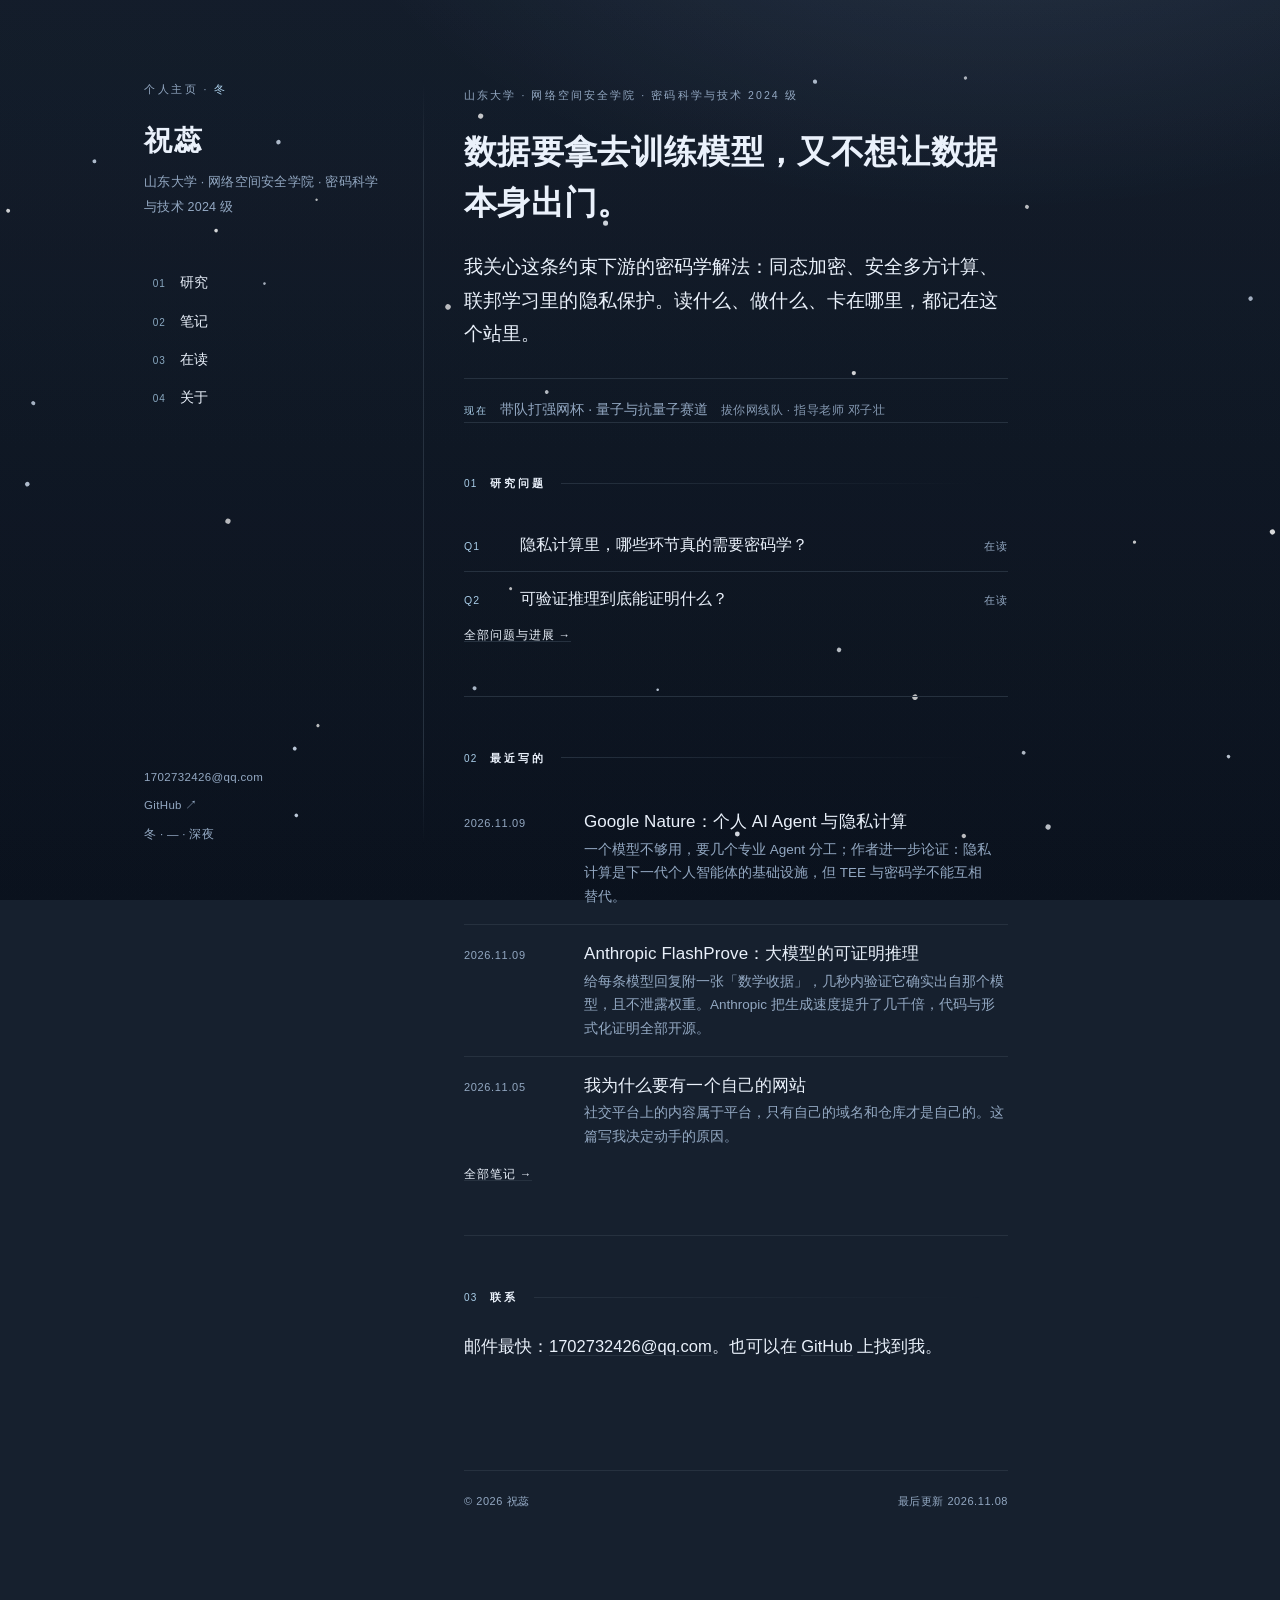
<file: index.html>
<!doctype html>
<html lang="zh-CN">
<head>
<meta charset="utf-8">
<meta name="viewport" content="width=device-width, initial-scale=1">
<title>祝蕊</title>
<meta name="description" content="祝蕊，山东大学网络空间安全学院密码科学与技术 2024 级。记录 AI 隐私保护方向上的阅读与进展。">
<meta name="theme-color" content="#fbfbfa">
<meta property="og:type" content="website">
<meta property="og:title" content="祝蕊">
<meta property="og:description" content="祝蕊，山东大学网络空间安全学院密码科学与技术 2024 级。记录 AI 隐私保护方向上的阅读与进展。">
<link rel="canonical" href="https://imzhurui.github.io/">
<link rel="icon" href="data:image/svg+xml,%3Csvg xmlns='http://www.w3.org/2000/svg' viewBox='0 0 32 32'%3E%3Crect width='32' height='32' rx='4' fill='%236a5a9e'/%3E%3Ctext x='16' y='23' font-size='18' font-family='serif' fill='%23ffffff' text-anchor='middle'%3E%E7%A5%9D%3C/text%3E%3C/svg%3E">
<link rel="stylesheet" href="assets/css/style.css?v=b0b24911">
<script>
  (function () {
    try {
      var mo = new Date().getMonth() + 1;
      var se = mo < 3 ? 'winter' : mo < 6 ? 'spring' : mo < 9 ? 'summer' : mo < 12 ? 'autumn' : 'winter';
      var savedSe = localStorage.getItem('season');
      if (savedSe && ['spring', 'summer', 'autumn', 'winter'].indexOf(savedSe) >= 0) se = savedSe;
      document.documentElement.dataset.season = se;
      var hh = new Date().getHours();
      document.documentElement.dataset.phase =
        (hh >= 6 && hh < 17) ? 'day' : (hh >= 17 && hh < 19) ? 'dusk' :
        (hh >= 19 && hh < 23) ? 'night' : 'late';
    } catch (e) {}
  })();
</script>
</head>
<body>
<a class="skip-link" href="#main">跳到正文</a>
<canvas id="leaves" aria-hidden="true"></canvas>
<div class="progress" aria-hidden="true"></div>
<div class="timeveil" aria-hidden="true"></div>
<div class="frame">
  <aside class="side">
    <div>
      <p class="kicker">个人主页</p>
      <p class="brand"><a href="index.html">祝蕊</a></p>
      <p class="role">山东大学 · 网络空间安全学院 · 密码科学与技术 2024 级</p>
      <nav class="nav" aria-label="主导航">
      <a href="research.html"><span>01</span>研究</a>
      <a href="notes/index.html"><span>02</span>笔记</a>
      <a href="reading.html"><span>03</span>在读</a>
      <a href="about.html"><span>04</span>关于</a>
      </nav>
    </div>
    <div class="side-foot">
      <a href="mailto:1702732426@qq.com">1702732426@qq.com</a>
      <a href="https://github.com/imzhurui" target="_blank" rel="noopener noreferrer">GitHub ↗</a>
      <button class="layers-toggle" type="button">氛围</button>
      <div class="layers-panel" hidden>
        <p class="layer-row"><span class="layer-key">季节</span>
          <button class="opt" type="button" data-layer="season" data-value="spring">春</button>
          <button class="opt" type="button" data-layer="season" data-value="summer">夏</button>
          <button class="opt" type="button" data-layer="season" data-value="autumn">秋</button>
          <button class="opt" type="button" data-layer="season" data-value="winter">冬</button>
        </p>
        <p class="layer-row"><span class="layer-key">昼夜</span>
          <button class="opt" type="button" data-layer="phase" data-value="day">白天</button>
          <button class="opt" type="button" data-layer="phase" data-value="dusk">黄昏</button>
          <button class="opt" type="button" data-layer="phase" data-value="night">夜间</button>
          <button class="opt" type="button" data-layer="phase" data-value="late">深夜</button>
        </p>
        <p class="layer-row"><span class="layer-key">天气</span>
          <button class="opt" type="button" data-layer="weather" data-value="sunny">晴</button>
          <button class="opt" type="button" data-layer="weather" data-value="cloudy">多云</button>
          <button class="opt" type="button" data-layer="weather" data-value="overcast">阴</button>
          <button class="opt" type="button" data-layer="weather" data-value="rain">雨</button>
          <button class="opt" type="button" data-layer="weather" data-value="snow">雪</button>
        </p>
        <button class="layer-auto" type="button">回到自动</button>
      </div>
    </div>
  </aside>
  <main class="main" id="main">
    <p class="eyebrow">山东大学 · 网络空间安全学院 · 密码科学与技术 2024 级</p>
    <h1 class="statement">数据要拿去训练模型，又不想让数据本身出门。</h1>
    <p class="lede">我关心这条约束下游的密码学解法：同态加密、安全多方计算、联邦学习里的隐私保护。读什么、做什么、卡在哪里，都记在这个站里。</p>
    <p class="now-strip"><span class="now-label">现在</span>带队打强网杯 · 量子与抗量子赛道<span class="now-meta">拔你网线队 · 指导老师 邓子壮</span></p>


    <section class="section" id="questions">
      <div class="sec-head"><span class="sec-num">01</span><h2 class="sec-title">研究问题</h2><span class="sec-rule"></span></div>
      <ol class="qlist"><li><a href="research.html#q1"><span class="qid">Q1</span><span class="qtitle">隐私计算里，哪些环节真的需要密码学？</span><span class="qstate">在读</span></a></li><li><a href="research.html#q2"><span class="qid">Q2</span><span class="qtitle">可验证推理到底能证明什么？</span><span class="qstate">在读</span></a></li></ol>
      <p class="more"><a href="research.html">全部问题与进展 →</a></p>
    </section>

    <section class="section" id="latest">
      <div class="sec-head"><span class="sec-num">02</span><h2 class="sec-title">最近写的</h2><span class="sec-rule"></span></div>
      <ul class="posts">
        <li><a class="post" href="notes/google-pha-agent.html">
          <span class="date">2026.11.09</span>
          <span><h3>Google Nature：个人 AI Agent 与隐私计算</h3><p>一个模型不够用，要几个专业 Agent 分工；作者进一步论证：隐私计算是下一代个人智能体的基础设施，但 TEE 与密码学不能互相替代。</p></span>
        </a></li>
        <li><a class="post" href="notes/flashprove-provable-inference.html">
          <span class="date">2026.11.09</span>
          <span><h3>Anthropic FlashProve：大模型的可证明推理</h3><p>给每条模型回复附一张「数学收据」，几秒内验证它确实出自那个模型，且不泄露权重。Anthropic 把生成速度提升了几千倍，代码与形式化证明全部开源。</p></span>
        </a></li>
        <li><a class="post" href="notes/hello-world.html">
          <span class="date">2026.11.05</span>
          <span><h3>我为什么要有一个自己的网站</h3><p>社交平台上的内容属于平台，只有自己的域名和仓库才是自己的。这篇写我决定动手的原因。</p></span>
        </a></li>
      </ul>
      <p class="more"><a href="notes/index.html">全部笔记 →</a></p>
    </section>

    <section class="section" id="contact">
      <div class="sec-head"><span class="sec-num">03</span><h2 class="sec-title">联系</h2><span class="sec-rule"></span></div>
      <p>邮件最快：<a href="mailto:1702732426@qq.com">1702732426@qq.com</a>。也可以在 <a href="https://github.com/imzhurui">GitHub</a> 上找到我。</p>
    </section>
    <footer class="foot">
      <p>© <span id="year">2026</span> 祝蕊</p>
      <p>最后更新 2026.11.08</p>
    </footer>
  </main>
</div>
<script src="assets/js/main.js?v=b0b24911"></script>
<script src="assets/js/weather.js?v=b0b24911"></script>
<script src="assets/js/daynight.js?v=b0b24911"></script>
<script src="assets/js/leaves.js?v=b0b24911"></script>
<script defer src="https://busuanzi.ibruce.info/busuanzi/2.3/busuanzi.pure.mini.js"></script>
</body>
</html>
</file>
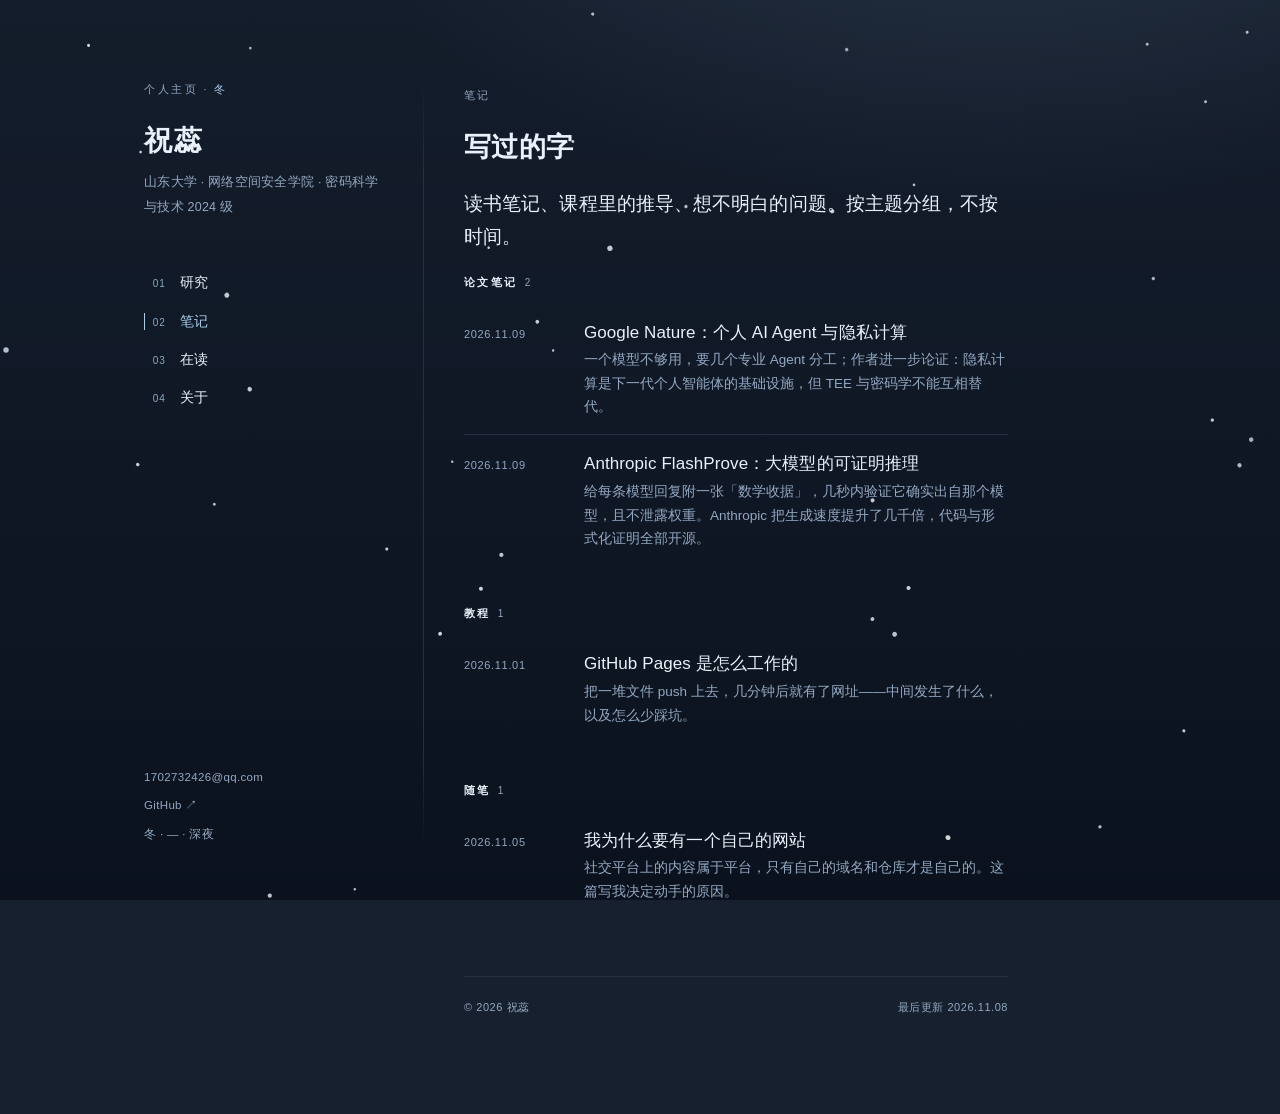
<file: notes/index.html>
<!doctype html>
<html lang="zh-CN">
<head>
<meta charset="utf-8">
<meta name="viewport" content="width=device-width, initial-scale=1">
<title>笔记 · 祝蕊</title>
<meta name="description" content="读书笔记与课程笔记">
<meta name="theme-color" content="#fbfbfa">
<meta property="og:type" content="website">
<meta property="og:title" content="笔记 · 祝蕊">
<meta property="og:description" content="读书笔记与课程笔记">
<link rel="canonical" href="https://imzhurui.github.io/notes/">
<link rel="icon" href="data:image/svg+xml,%3Csvg xmlns='http://www.w3.org/2000/svg' viewBox='0 0 32 32'%3E%3Crect width='32' height='32' rx='4' fill='%236a5a9e'/%3E%3Ctext x='16' y='23' font-size='18' font-family='serif' fill='%23ffffff' text-anchor='middle'%3E%E7%A5%9D%3C/text%3E%3C/svg%3E">
<link rel="stylesheet" href="../assets/css/style.css?v=b0b24911">
<script>
  (function () {
    try {
      var mo = new Date().getMonth() + 1;
      var se = mo < 3 ? 'winter' : mo < 6 ? 'spring' : mo < 9 ? 'summer' : mo < 12 ? 'autumn' : 'winter';
      var savedSe = localStorage.getItem('season');
      if (savedSe && ['spring', 'summer', 'autumn', 'winter'].indexOf(savedSe) >= 0) se = savedSe;
      document.documentElement.dataset.season = se;
      var hh = new Date().getHours();
      document.documentElement.dataset.phase =
        (hh >= 6 && hh < 17) ? 'day' : (hh >= 17 && hh < 19) ? 'dusk' :
        (hh >= 19 && hh < 23) ? 'night' : 'late';
    } catch (e) {}
  })();
</script>
</head>
<body>
<a class="skip-link" href="#main">跳到正文</a>
<canvas id="leaves" aria-hidden="true"></canvas>
<div class="progress" aria-hidden="true"></div>
<div class="timeveil" aria-hidden="true"></div>
<div class="frame">
  <aside class="side">
    <div>
      <p class="kicker">个人主页</p>
      <p class="brand"><a href="../index.html">祝蕊</a></p>
      <p class="role">山东大学 · 网络空间安全学院 · 密码科学与技术 2024 级</p>
      <nav class="nav" aria-label="主导航">
      <a href="../research.html"><span>01</span>研究</a>
      <a href="../notes/index.html" aria-current="page"><span>02</span>笔记</a>
      <a href="../reading.html"><span>03</span>在读</a>
      <a href="../about.html"><span>04</span>关于</a>
      </nav>
    </div>
    <div class="side-foot">
      <a href="mailto:1702732426@qq.com">1702732426@qq.com</a>
      <a href="https://github.com/imzhurui" target="_blank" rel="noopener noreferrer">GitHub ↗</a>
      <button class="layers-toggle" type="button">氛围</button>
      <div class="layers-panel" hidden>
        <p class="layer-row"><span class="layer-key">季节</span>
          <button class="opt" type="button" data-layer="season" data-value="spring">春</button>
          <button class="opt" type="button" data-layer="season" data-value="summer">夏</button>
          <button class="opt" type="button" data-layer="season" data-value="autumn">秋</button>
          <button class="opt" type="button" data-layer="season" data-value="winter">冬</button>
        </p>
        <p class="layer-row"><span class="layer-key">昼夜</span>
          <button class="opt" type="button" data-layer="phase" data-value="day">白天</button>
          <button class="opt" type="button" data-layer="phase" data-value="dusk">黄昏</button>
          <button class="opt" type="button" data-layer="phase" data-value="night">夜间</button>
          <button class="opt" type="button" data-layer="phase" data-value="late">深夜</button>
        </p>
        <p class="layer-row"><span class="layer-key">天气</span>
          <button class="opt" type="button" data-layer="weather" data-value="sunny">晴</button>
          <button class="opt" type="button" data-layer="weather" data-value="cloudy">多云</button>
          <button class="opt" type="button" data-layer="weather" data-value="overcast">阴</button>
          <button class="opt" type="button" data-layer="weather" data-value="rain">雨</button>
          <button class="opt" type="button" data-layer="weather" data-value="snow">雪</button>
        </p>
        <button class="layer-auto" type="button">回到自动</button>
      </div>
    </div>
  </aside>
  <main class="main" id="main">
    <p class="eyebrow">笔记</p>
    <h1 class="page-title">写过的字</h1>
    <p class="lede">读书笔记、课程里的推导、想不明白的问题。按主题分组，不按时间。</p>
      <section class="note-group">
        <h2 class="tag-head">论文笔记<span>2</span></h2>
<ul class="posts">
        <li><a class="post" href="../notes/google-pha-agent.html">
          <span class="date">2026.11.09</span>
          <span><h3>Google Nature：个人 AI Agent 与隐私计算</h3><p>一个模型不够用，要几个专业 Agent 分工；作者进一步论证：隐私计算是下一代个人智能体的基础设施，但 TEE 与密码学不能互相替代。</p></span>
        </a></li>
        <li><a class="post" href="../notes/flashprove-provable-inference.html">
          <span class="date">2026.11.09</span>
          <span><h3>Anthropic FlashProve：大模型的可证明推理</h3><p>给每条模型回复附一张「数学收据」，几秒内验证它确实出自那个模型，且不泄露权重。Anthropic 把生成速度提升了几千倍，代码与形式化证明全部开源。</p></span>
        </a></li>
      </ul>
      </section>
      <section class="note-group">
        <h2 class="tag-head">教程<span>1</span></h2>
<ul class="posts">
        <li><a class="post" href="../notes/github-pages-notes.html">
          <span class="date">2026.11.01</span>
          <span><h3>GitHub Pages 是怎么工作的</h3><p>把一堆文件 push 上去，几分钟后就有了网址——中间发生了什么，以及怎么少踩坑。</p></span>
        </a></li>
      </ul>
      </section>
      <section class="note-group">
        <h2 class="tag-head">随笔<span>1</span></h2>
<ul class="posts">
        <li><a class="post" href="../notes/hello-world.html">
          <span class="date">2026.11.05</span>
          <span><h3>我为什么要有一个自己的网站</h3><p>社交平台上的内容属于平台，只有自己的域名和仓库才是自己的。这篇写我决定动手的原因。</p></span>
        </a></li>
      </ul>
      </section>
    <footer class="foot">
      <p>© <span id="year">2026</span> 祝蕊</p>
      <p>最后更新 2026.11.08</p>
    </footer>
  </main>
</div>
<script src="../assets/js/main.js?v=b0b24911"></script>
<script src="../assets/js/weather.js?v=b0b24911"></script>
<script src="../assets/js/daynight.js?v=b0b24911"></script>
<script src="../assets/js/leaves.js?v=b0b24911"></script>
<script defer src="https://busuanzi.ibruce.info/busuanzi/2.3/busuanzi.pure.mini.js"></script>
</body>
</html>
</file>
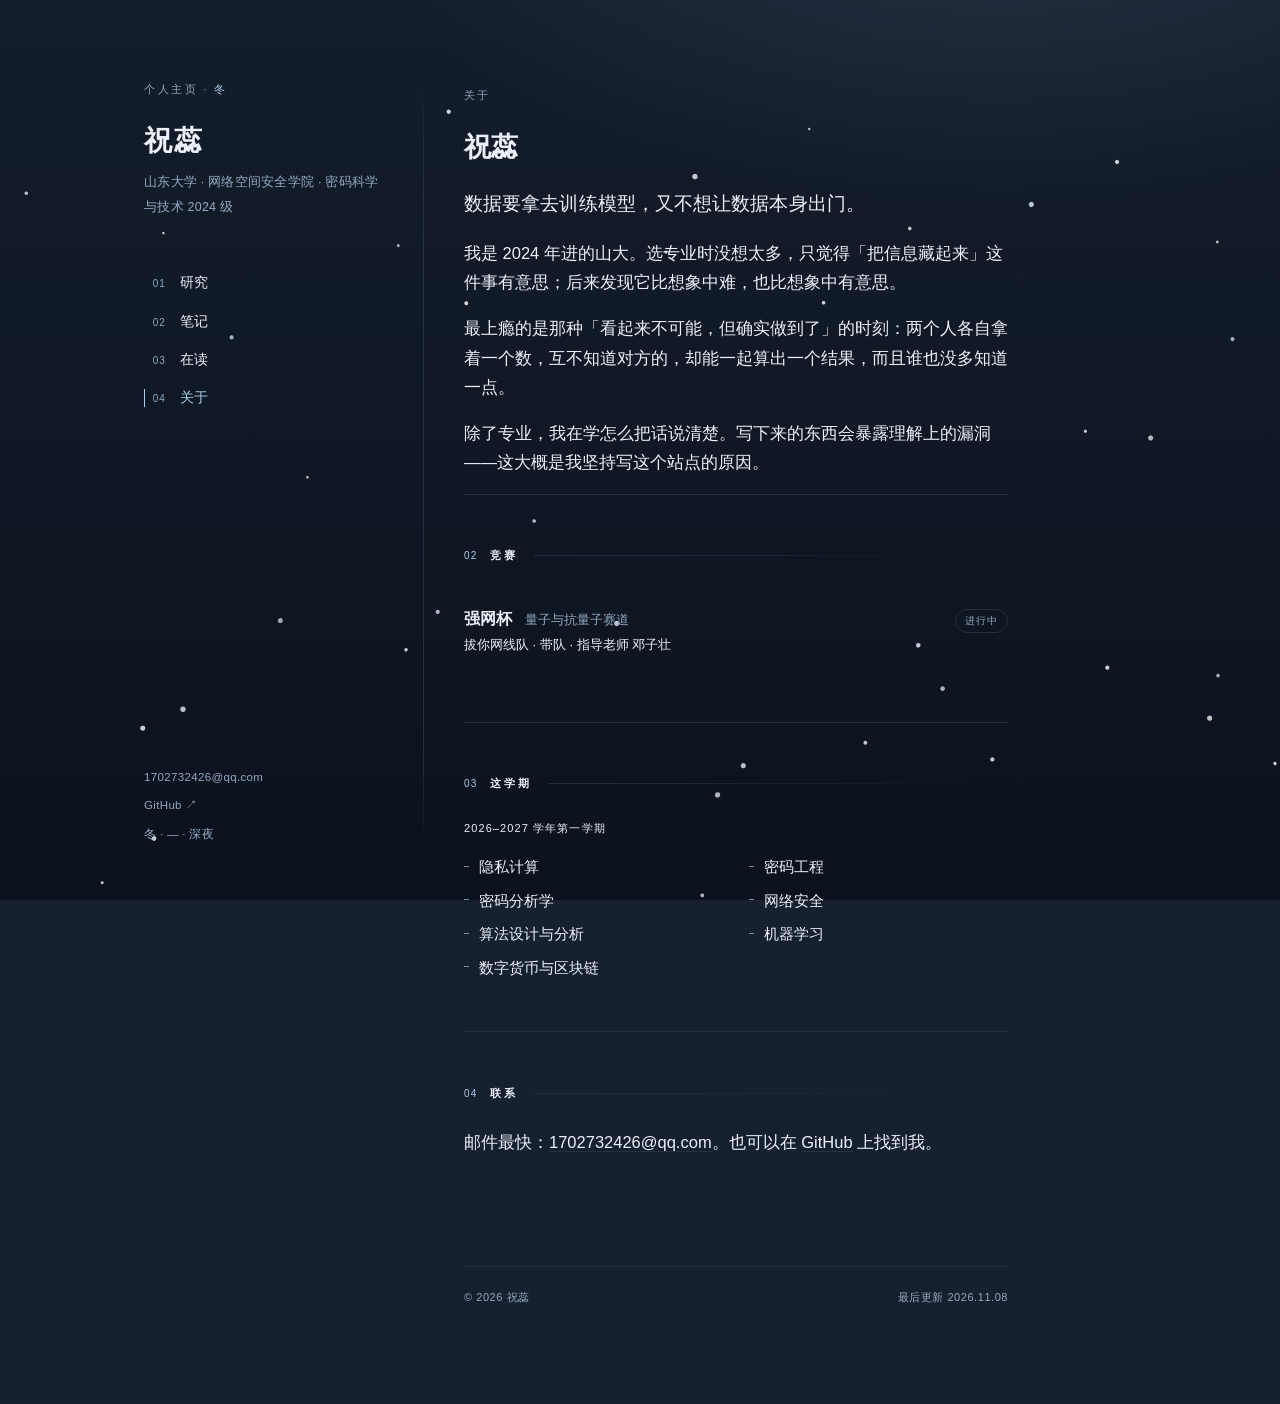
<file: about.html>
<!doctype html>
<html lang="zh-CN">
<head>
<meta charset="utf-8">
<meta name="viewport" content="width=device-width, initial-scale=1">
<title>关于 · 祝蕊</title>
<meta name="description" content="祝蕊，山东大学网络空间安全学院密码科学与技术 2024 级。记录 AI 隐私保护方向上的阅读与进展。">
<meta name="theme-color" content="#fbfbfa">
<meta property="og:type" content="website">
<meta property="og:title" content="关于 · 祝蕊">
<meta property="og:description" content="祝蕊，山东大学网络空间安全学院密码科学与技术 2024 级。记录 AI 隐私保护方向上的阅读与进展。">
<link rel="canonical" href="https://imzhurui.github.io/about.html">
<link rel="icon" href="data:image/svg+xml,%3Csvg xmlns='http://www.w3.org/2000/svg' viewBox='0 0 32 32'%3E%3Crect width='32' height='32' rx='4' fill='%236a5a9e'/%3E%3Ctext x='16' y='23' font-size='18' font-family='serif' fill='%23ffffff' text-anchor='middle'%3E%E7%A5%9D%3C/text%3E%3C/svg%3E">
<link rel="stylesheet" href="assets/css/style.css?v=b0b24911">
<script>
  (function () {
    try {
      var mo = new Date().getMonth() + 1;
      var se = mo < 3 ? 'winter' : mo < 6 ? 'spring' : mo < 9 ? 'summer' : mo < 12 ? 'autumn' : 'winter';
      var savedSe = localStorage.getItem('season');
      if (savedSe && ['spring', 'summer', 'autumn', 'winter'].indexOf(savedSe) >= 0) se = savedSe;
      document.documentElement.dataset.season = se;
      var hh = new Date().getHours();
      document.documentElement.dataset.phase =
        (hh >= 6 && hh < 17) ? 'day' : (hh >= 17 && hh < 19) ? 'dusk' :
        (hh >= 19 && hh < 23) ? 'night' : 'late';
    } catch (e) {}
  })();
</script>
</head>
<body>
<a class="skip-link" href="#main">跳到正文</a>
<canvas id="leaves" aria-hidden="true"></canvas>
<div class="progress" aria-hidden="true"></div>
<div class="timeveil" aria-hidden="true"></div>
<div class="frame">
  <aside class="side">
    <div>
      <p class="kicker">个人主页</p>
      <p class="brand"><a href="index.html">祝蕊</a></p>
      <p class="role">山东大学 · 网络空间安全学院 · 密码科学与技术 2024 级</p>
      <nav class="nav" aria-label="主导航">
      <a href="research.html"><span>01</span>研究</a>
      <a href="notes/index.html"><span>02</span>笔记</a>
      <a href="reading.html"><span>03</span>在读</a>
      <a href="about.html" aria-current="page"><span>04</span>关于</a>
      </nav>
    </div>
    <div class="side-foot">
      <a href="mailto:1702732426@qq.com">1702732426@qq.com</a>
      <a href="https://github.com/imzhurui" target="_blank" rel="noopener noreferrer">GitHub ↗</a>
      <button class="layers-toggle" type="button">氛围</button>
      <div class="layers-panel" hidden>
        <p class="layer-row"><span class="layer-key">季节</span>
          <button class="opt" type="button" data-layer="season" data-value="spring">春</button>
          <button class="opt" type="button" data-layer="season" data-value="summer">夏</button>
          <button class="opt" type="button" data-layer="season" data-value="autumn">秋</button>
          <button class="opt" type="button" data-layer="season" data-value="winter">冬</button>
        </p>
        <p class="layer-row"><span class="layer-key">昼夜</span>
          <button class="opt" type="button" data-layer="phase" data-value="day">白天</button>
          <button class="opt" type="button" data-layer="phase" data-value="dusk">黄昏</button>
          <button class="opt" type="button" data-layer="phase" data-value="night">夜间</button>
          <button class="opt" type="button" data-layer="phase" data-value="late">深夜</button>
        </p>
        <p class="layer-row"><span class="layer-key">天气</span>
          <button class="opt" type="button" data-layer="weather" data-value="sunny">晴</button>
          <button class="opt" type="button" data-layer="weather" data-value="cloudy">多云</button>
          <button class="opt" type="button" data-layer="weather" data-value="overcast">阴</button>
          <button class="opt" type="button" data-layer="weather" data-value="rain">雨</button>
          <button class="opt" type="button" data-layer="weather" data-value="snow">雪</button>
        </p>
        <button class="layer-auto" type="button">回到自动</button>
      </div>
    </div>
  </aside>
  <main class="main" id="main">
    <p class="eyebrow">关于</p>
    <h1 class="page-title">祝蕊</h1>
    <p class="lede">数据要拿去训练模型，又不想让数据本身出门。</p>

      <p>我是 2024 年进的山大。选专业时没想太多，只觉得「把信息藏起来」这件事有意思；后来发现它比想象中难，也比想象中有意思。</p>
      <p>最上瘾的是那种「看起来不可能，但确实做到了」的时刻：两个人各自拿着一个数，互不知道对方的，却能一起算出一个结果，而且谁也没多知道一点。</p>
      <p>除了专业，我在学怎么把话说清楚。写下来的东西会暴露理解上的漏洞——这大概是我坚持写这个站点的原因。</p>

    <section class="section">
      <div class="sec-head"><span class="sec-num">02</span><h2 class="sec-title">竞赛</h2><span class="sec-rule"></span></div>
      <article class="comp">
        <div class="comp-head">
          <h3>强网杯</h3>
          <span class="comp-track">量子与抗量子赛道</span>
          <span class="badge">进行中</span>
        </div>
        <p class="comp-meta">拔你网线队 · 带队 · 指导老师 邓子壮</p>
      </article>
    </section>

    <section class="section">
      <div class="sec-head"><span class="sec-num">03</span><h2 class="sec-title">这学期</h2><span class="sec-rule"></span></div>
      <p class="courses-term">2026–2027 学年第一学期</p>
      <ul class="courses"><li>隐私计算</li><li>密码工程</li><li>密码分析学</li><li>网络安全</li><li>算法设计与分析</li><li>机器学习</li><li>数字货币与区块链</li></ul>
    </section>

    <section class="section">
      <div class="sec-head"><span class="sec-num">04</span><h2 class="sec-title">联系</h2><span class="sec-rule"></span></div>
      <p>邮件最快：<a href="mailto:1702732426@qq.com">1702732426@qq.com</a>。也可以在 <a href="https://github.com/imzhurui">GitHub</a> 上找到我。</p>
    </section>
    <footer class="foot">
      <p>© <span id="year">2026</span> 祝蕊</p>
      <p>最后更新 2026.11.08</p>
    </footer>
  </main>
</div>
<script src="assets/js/main.js?v=b0b24911"></script>
<script src="assets/js/weather.js?v=b0b24911"></script>
<script src="assets/js/daynight.js?v=b0b24911"></script>
<script src="assets/js/leaves.js?v=b0b24911"></script>
<script defer src="https://busuanzi.ibruce.info/busuanzi/2.3/busuanzi.pure.mini.js"></script>
</body>
</html>
</file>
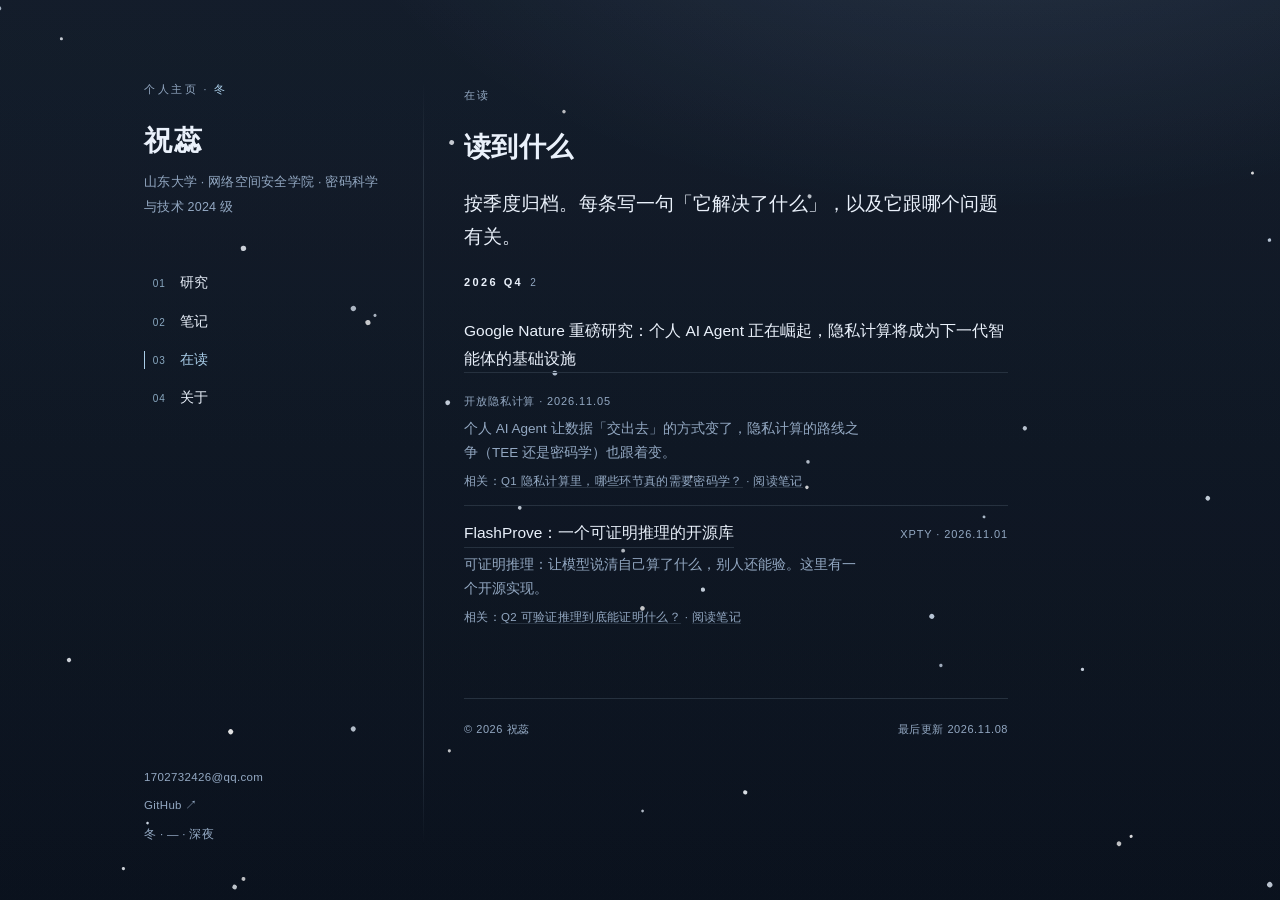
<file: reading.html>
<!doctype html>
<html lang="zh-CN">
<head>
<meta charset="utf-8">
<meta name="viewport" content="width=device-width, initial-scale=1">
<title>在读 · 祝蕊</title>
<meta name="description" content="按季度归档的阅读记录">
<meta name="theme-color" content="#fbfbfa">
<meta property="og:type" content="website">
<meta property="og:title" content="在读 · 祝蕊">
<meta property="og:description" content="按季度归档的阅读记录">
<link rel="canonical" href="https://imzhurui.github.io/reading.html">
<link rel="icon" href="data:image/svg+xml,%3Csvg xmlns='http://www.w3.org/2000/svg' viewBox='0 0 32 32'%3E%3Crect width='32' height='32' rx='4' fill='%236a5a9e'/%3E%3Ctext x='16' y='23' font-size='18' font-family='serif' fill='%23ffffff' text-anchor='middle'%3E%E7%A5%9D%3C/text%3E%3C/svg%3E">
<link rel="stylesheet" href="assets/css/style.css?v=b0b24911">
<script>
  (function () {
    try {
      var mo = new Date().getMonth() + 1;
      var se = mo < 3 ? 'winter' : mo < 6 ? 'spring' : mo < 9 ? 'summer' : mo < 12 ? 'autumn' : 'winter';
      var savedSe = localStorage.getItem('season');
      if (savedSe && ['spring', 'summer', 'autumn', 'winter'].indexOf(savedSe) >= 0) se = savedSe;
      document.documentElement.dataset.season = se;
      var hh = new Date().getHours();
      document.documentElement.dataset.phase =
        (hh >= 6 && hh < 17) ? 'day' : (hh >= 17 && hh < 19) ? 'dusk' :
        (hh >= 19 && hh < 23) ? 'night' : 'late';
    } catch (e) {}
  })();
</script>
</head>
<body>
<a class="skip-link" href="#main">跳到正文</a>
<canvas id="leaves" aria-hidden="true"></canvas>
<div class="progress" aria-hidden="true"></div>
<div class="timeveil" aria-hidden="true"></div>
<div class="frame">
  <aside class="side">
    <div>
      <p class="kicker">个人主页</p>
      <p class="brand"><a href="index.html">祝蕊</a></p>
      <p class="role">山东大学 · 网络空间安全学院 · 密码科学与技术 2024 级</p>
      <nav class="nav" aria-label="主导航">
      <a href="research.html"><span>01</span>研究</a>
      <a href="notes/index.html"><span>02</span>笔记</a>
      <a href="reading.html" aria-current="page"><span>03</span>在读</a>
      <a href="about.html"><span>04</span>关于</a>
      </nav>
    </div>
    <div class="side-foot">
      <a href="mailto:1702732426@qq.com">1702732426@qq.com</a>
      <a href="https://github.com/imzhurui" target="_blank" rel="noopener noreferrer">GitHub ↗</a>
      <button class="layers-toggle" type="button">氛围</button>
      <div class="layers-panel" hidden>
        <p class="layer-row"><span class="layer-key">季节</span>
          <button class="opt" type="button" data-layer="season" data-value="spring">春</button>
          <button class="opt" type="button" data-layer="season" data-value="summer">夏</button>
          <button class="opt" type="button" data-layer="season" data-value="autumn">秋</button>
          <button class="opt" type="button" data-layer="season" data-value="winter">冬</button>
        </p>
        <p class="layer-row"><span class="layer-key">昼夜</span>
          <button class="opt" type="button" data-layer="phase" data-value="day">白天</button>
          <button class="opt" type="button" data-layer="phase" data-value="dusk">黄昏</button>
          <button class="opt" type="button" data-layer="phase" data-value="night">夜间</button>
          <button class="opt" type="button" data-layer="phase" data-value="late">深夜</button>
        </p>
        <p class="layer-row"><span class="layer-key">天气</span>
          <button class="opt" type="button" data-layer="weather" data-value="sunny">晴</button>
          <button class="opt" type="button" data-layer="weather" data-value="cloudy">多云</button>
          <button class="opt" type="button" data-layer="weather" data-value="overcast">阴</button>
          <button class="opt" type="button" data-layer="weather" data-value="rain">雨</button>
          <button class="opt" type="button" data-layer="weather" data-value="snow">雪</button>
        </p>
        <button class="layer-auto" type="button">回到自动</button>
      </div>
    </div>
  </aside>
  <main class="main" id="main">
    <p class="eyebrow">在读</p>
    <h1 class="page-title">读到什么</h1>
    <p class="lede">按季度归档。每条写一句「它解决了什么」，以及它跟哪个问题有关。</p>
      <section class="note-group">
        <h2 class="tag-head">2026 Q4<span>2</span></h2>
        <ul class="reading">
        <li>
          <div class="read-head">
            <a href="https://mp.weixin.qq.com/s/4HrNLbA0L0rddpk6diDxEQ" target="_blank" rel="noopener noreferrer">Google Nature 重磅研究：个人 AI Agent 正在崛起，隐私计算将成为下一代智能体的基础设施</a>
            <span class="read-meta">开放隐私计算 · 2026.11.05</span>
          </div>
          <p class="read-note">个人 AI Agent 让数据「交出去」的方式变了，隐私计算的路线之争（TEE 还是密码学）也跟着变。</p>
          <p class="read-rel">相关：<a href="research.html#q1">Q1 隐私计算里，哪些环节真的需要密码学？</a> · <a href="notes/google-pha-agent.html">阅读笔记</a></p>
        </li>
        <li>
          <div class="read-head">
            <a href="https://mp.weixin.qq.com/s/ZrDddbA9AI6JXSQpSY9eCw" target="_blank" rel="noopener noreferrer">FlashProve：一个可证明推理的开源库</a>
            <span class="read-meta">XPTY · 2026.11.01</span>
          </div>
          <p class="read-note">可证明推理：让模型说清自己算了什么，别人还能验。这里有一个开源实现。</p>
          <p class="read-rel">相关：<a href="research.html#q2">Q2 可验证推理到底能证明什么？</a> · <a href="notes/flashprove-provable-inference.html">阅读笔记</a></p>
        </li>
        </ul>
      </section>
    <footer class="foot">
      <p>© <span id="year">2026</span> 祝蕊</p>
      <p>最后更新 2026.11.08</p>
    </footer>
  </main>
</div>
<script src="assets/js/main.js?v=b0b24911"></script>
<script src="assets/js/weather.js?v=b0b24911"></script>
<script src="assets/js/daynight.js?v=b0b24911"></script>
<script src="assets/js/leaves.js?v=b0b24911"></script>
<script defer src="https://busuanzi.ibruce.info/busuanzi/2.3/busuanzi.pure.mini.js"></script>
</body>
</html>
</file>
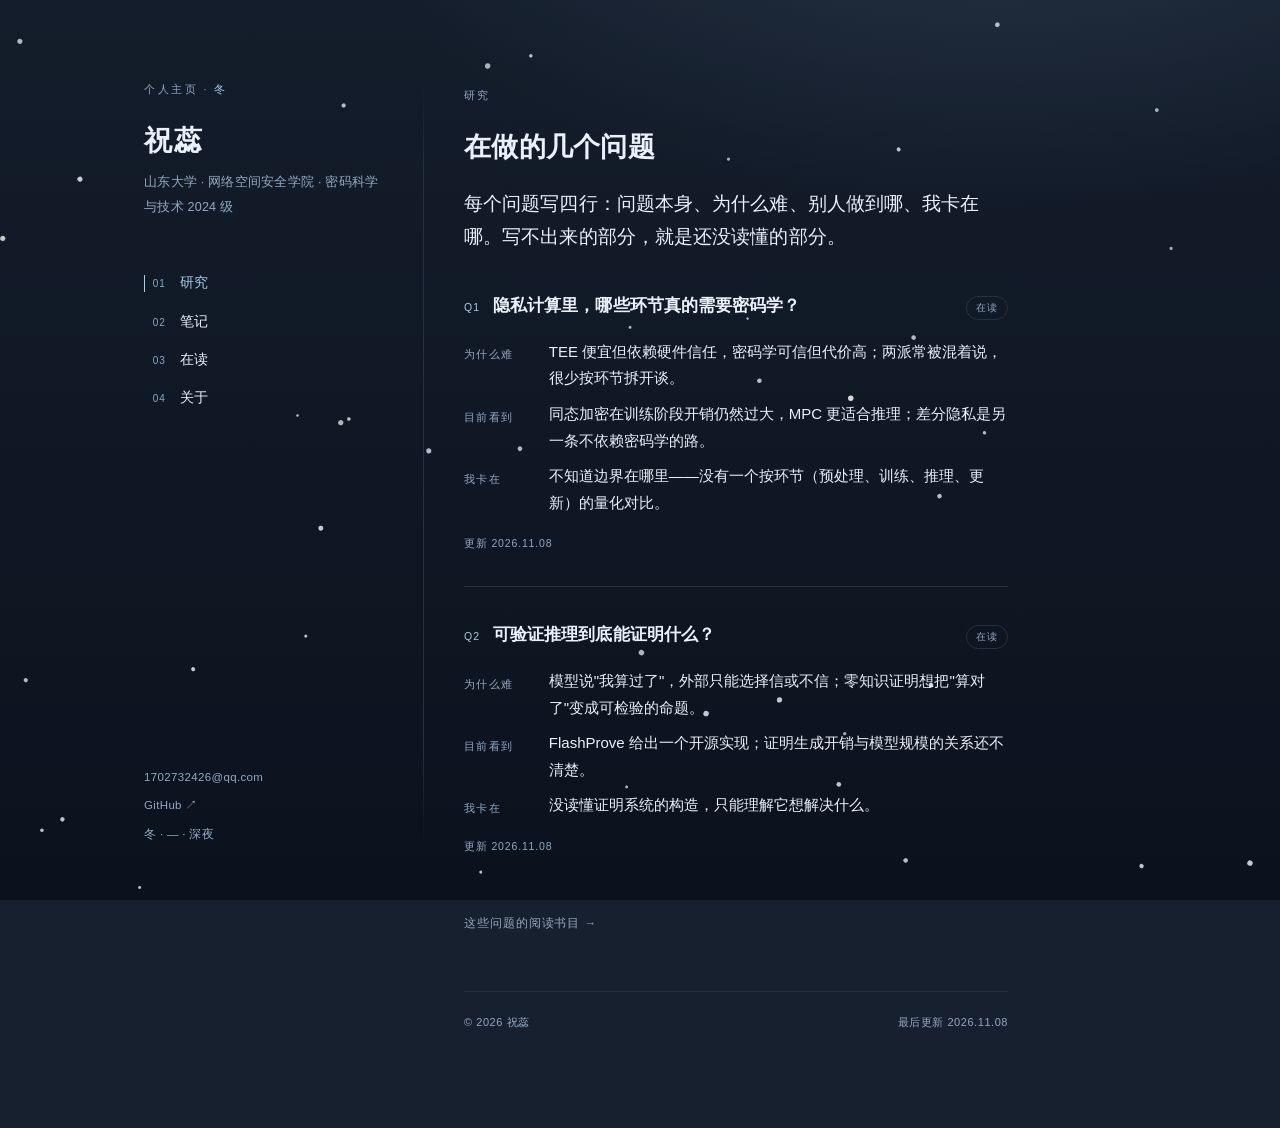
<file: research.html>
<!doctype html>
<html lang="zh-CN">
<head>
<meta charset="utf-8">
<meta name="viewport" content="width=device-width, initial-scale=1">
<title>研究 · 祝蕊</title>
<meta name="description" content="在做的研究问题与进度">
<meta name="theme-color" content="#fbfbfa">
<meta property="og:type" content="website">
<meta property="og:title" content="研究 · 祝蕊">
<meta property="og:description" content="在做的研究问题与进度">
<link rel="canonical" href="https://imzhurui.github.io/research.html">
<link rel="icon" href="data:image/svg+xml,%3Csvg xmlns='http://www.w3.org/2000/svg' viewBox='0 0 32 32'%3E%3Crect width='32' height='32' rx='4' fill='%236a5a9e'/%3E%3Ctext x='16' y='23' font-size='18' font-family='serif' fill='%23ffffff' text-anchor='middle'%3E%E7%A5%9D%3C/text%3E%3C/svg%3E">
<link rel="stylesheet" href="assets/css/style.css?v=b0b24911">
<script>
  (function () {
    try {
      var mo = new Date().getMonth() + 1;
      var se = mo < 3 ? 'winter' : mo < 6 ? 'spring' : mo < 9 ? 'summer' : mo < 12 ? 'autumn' : 'winter';
      var savedSe = localStorage.getItem('season');
      if (savedSe && ['spring', 'summer', 'autumn', 'winter'].indexOf(savedSe) >= 0) se = savedSe;
      document.documentElement.dataset.season = se;
      var hh = new Date().getHours();
      document.documentElement.dataset.phase =
        (hh >= 6 && hh < 17) ? 'day' : (hh >= 17 && hh < 19) ? 'dusk' :
        (hh >= 19 && hh < 23) ? 'night' : 'late';
    } catch (e) {}
  })();
</script>
</head>
<body>
<a class="skip-link" href="#main">跳到正文</a>
<canvas id="leaves" aria-hidden="true"></canvas>
<div class="progress" aria-hidden="true"></div>
<div class="timeveil" aria-hidden="true"></div>
<div class="frame">
  <aside class="side">
    <div>
      <p class="kicker">个人主页</p>
      <p class="brand"><a href="index.html">祝蕊</a></p>
      <p class="role">山东大学 · 网络空间安全学院 · 密码科学与技术 2024 级</p>
      <nav class="nav" aria-label="主导航">
      <a href="research.html" aria-current="page"><span>01</span>研究</a>
      <a href="notes/index.html"><span>02</span>笔记</a>
      <a href="reading.html"><span>03</span>在读</a>
      <a href="about.html"><span>04</span>关于</a>
      </nav>
    </div>
    <div class="side-foot">
      <a href="mailto:1702732426@qq.com">1702732426@qq.com</a>
      <a href="https://github.com/imzhurui" target="_blank" rel="noopener noreferrer">GitHub ↗</a>
      <button class="layers-toggle" type="button">氛围</button>
      <div class="layers-panel" hidden>
        <p class="layer-row"><span class="layer-key">季节</span>
          <button class="opt" type="button" data-layer="season" data-value="spring">春</button>
          <button class="opt" type="button" data-layer="season" data-value="summer">夏</button>
          <button class="opt" type="button" data-layer="season" data-value="autumn">秋</button>
          <button class="opt" type="button" data-layer="season" data-value="winter">冬</button>
        </p>
        <p class="layer-row"><span class="layer-key">昼夜</span>
          <button class="opt" type="button" data-layer="phase" data-value="day">白天</button>
          <button class="opt" type="button" data-layer="phase" data-value="dusk">黄昏</button>
          <button class="opt" type="button" data-layer="phase" data-value="night">夜间</button>
          <button class="opt" type="button" data-layer="phase" data-value="late">深夜</button>
        </p>
        <p class="layer-row"><span class="layer-key">天气</span>
          <button class="opt" type="button" data-layer="weather" data-value="sunny">晴</button>
          <button class="opt" type="button" data-layer="weather" data-value="cloudy">多云</button>
          <button class="opt" type="button" data-layer="weather" data-value="overcast">阴</button>
          <button class="opt" type="button" data-layer="weather" data-value="rain">雨</button>
          <button class="opt" type="button" data-layer="weather" data-value="snow">雪</button>
        </p>
        <button class="layer-auto" type="button">回到自动</button>
      </div>
    </div>
  </aside>
  <main class="main" id="main">
    <p class="eyebrow">研究</p>
    <h1 class="page-title">在做的几个问题</h1>
    <p class="lede">每个问题写四行：问题本身、为什么难、别人做到哪、我卡在哪。写不出来的部分，就是还没读懂的部分。</p>
      <article class="qcard" id="q1">
        <header class="qcard-head">
          <span class="qid">Q1</span>
          <h2>隐私计算里，哪些环节真的需要密码学？</h2>
          <span class="badge">在读</span>
        </header>
        <dl class="qfields">
          <div><dt>为什么难</dt><dd>TEE 便宜但依赖硬件信任，密码学可信但代价高；两派常被混着说，很少按环节拆开谈。</dd></div>
          <div><dt>目前看到</dt><dd>同态加密在训练阶段开销仍然过大，MPC 更适合推理；差分隐私是另一条不依赖密码学的路。</dd></div>
          <div><dt>我卡在</dt><dd>不知道边界在哪里——没有一个按环节（预处理、训练、推理、更新）的量化对比。</dd></div>
        </dl>
        <p class="qmeta">更新 2026.11.08</p>
      </article>
      <article class="qcard" id="q2">
        <header class="qcard-head">
          <span class="qid">Q2</span>
          <h2>可验证推理到底能证明什么？</h2>
          <span class="badge">在读</span>
        </header>
        <dl class="qfields">
          <div><dt>为什么难</dt><dd>模型说"我算过了"，外部只能选择信或不信；零知识证明想把"算对了"变成可检验的命题。</dd></div>
          <div><dt>目前看到</dt><dd>FlashProve 给出一个开源实现；证明生成开销与模型规模的关系还不清楚。</dd></div>
          <div><dt>我卡在</dt><dd>没读懂证明系统的构造，只能理解它想解决什么。</dd></div>
        </dl>
        <p class="qmeta">更新 2026.11.08</p>
      </article>
    <p class="more"><a href="reading.html">这些问题的阅读书目 →</a></p>
    <footer class="foot">
      <p>© <span id="year">2026</span> 祝蕊</p>
      <p>最后更新 2026.11.08</p>
    </footer>
  </main>
</div>
<script src="assets/js/main.js?v=b0b24911"></script>
<script src="assets/js/weather.js?v=b0b24911"></script>
<script src="assets/js/daynight.js?v=b0b24911"></script>
<script src="assets/js/leaves.js?v=b0b24911"></script>
<script defer src="https://busuanzi.ibruce.info/busuanzi/2.3/busuanzi.pure.mini.js"></script>
</body>
</html>
</file>
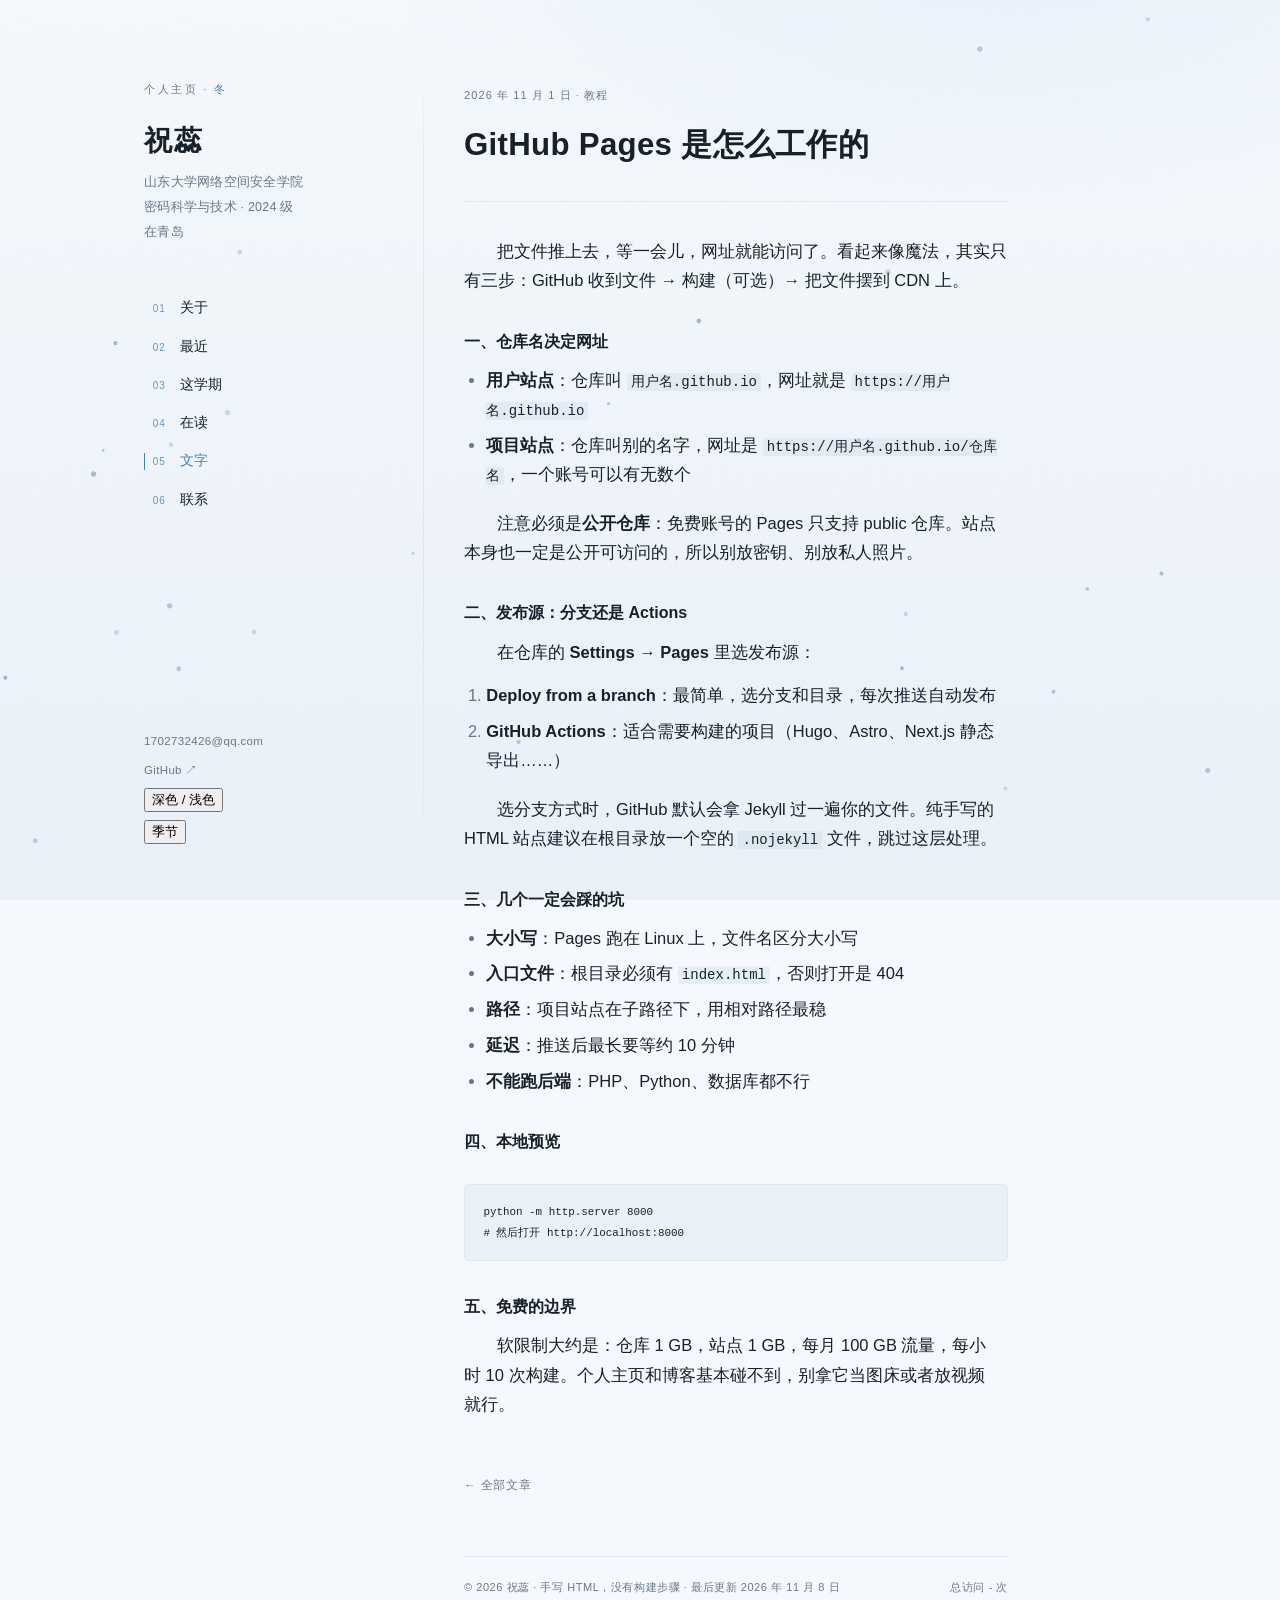
<file: blog/github-pages-notes.html>
<!doctype html>
<html lang="zh-CN">
<head>
<meta charset="utf-8">
<meta name="viewport" content="width=device-width, initial-scale=1">
<title>GitHub Pages 是怎么工作的 · 祝蕊</title>
<meta name="description" content="把一堆文件 push 上去，几分钟后就有了网址——中间发生了什么，以及怎么少踩坑。">
<meta name="theme-color" content="#f6f9ff" media="(prefers-color-scheme: light)">
<meta name="theme-color" content="#0f1120" media="(prefers-color-scheme: dark)">
<meta property="og:type" content="website">
<meta property="og:title" content="GitHub Pages 是怎么工作的 · 祝蕊">
<meta property="og:description" content="把一堆文件 push 上去，几分钟后就有了网址——中间发生了什么，以及怎么少踩坑。">
<link rel="canonical" href="https://imzhurui.github.io/blog/github-pages-notes.html">
<link rel="icon" href="data:image/svg+xml,%3Csvg xmlns='http://www.w3.org/2000/svg' viewBox='0 0 32 32'%3E%3Crect width='32' height='32' rx='4' fill='%235b4bd6'/%3E%3Ctext x='16' y='23' font-size='18' font-family='serif' fill='%23ffffff' text-anchor='middle'%3E%E7%A5%9D%3C/text%3E%3C/svg%3E">
<link rel="stylesheet" href="../assets/css/style.css?v=06faf0be">
<script>
  (function () {
    try {
      var saved = localStorage.getItem('theme');
      var dark = window.matchMedia('(prefers-color-scheme: dark)').matches;
      document.documentElement.dataset.theme = saved || (dark ? 'dark' : 'light');
      var mo = new Date().getMonth() + 1;
      var se = mo < 3 ? 'winter' : mo < 6 ? 'spring' : mo < 9 ? 'summer' : mo < 12 ? 'autumn' : 'winter';
      var savedSe = localStorage.getItem('season');
      if (savedSe && savedSe !== 'auto') se = savedSe;
      document.documentElement.dataset.season = se;
    } catch (e) {}
  })();
</script>
</head>
<body>
<a class="skip-link" href="#main">跳到正文</a>
<canvas id="leaves" aria-hidden="true"></canvas>
<div class="progress" aria-hidden="true"></div>
<div class="frame">
  <aside class="side">
    <div>
      <p class="kicker">个人主页</p>
      <p class="brand"><a href="../index.html">祝蕊</a></p>
      <p class="role">山东大学网络空间安全学院<br>密码科学与技术 · 2024 级<br>在青岛</p>
      <nav class="nav" aria-label="主导航">
      <a href="../index.html#about"><span>01</span>关于</a>
      <a href="../index.html#now"><span>02</span>最近</a>
      <a href="../index.html#courses"><span>03</span>这学期</a>
      <a href="../index.html#reading"><span>04</span>在读</a>
      <a href="../blog/index.html" aria-current="page"><span>05</span>文字</a>
      <a href="../index.html#contact"><span>06</span>联系</a>
      </nav>
    </div>
    <div class="side-foot">
      <a href="mailto:1702732426@qq.com">1702732426@qq.com</a>
      <a href="https://github.com/imzhurui" target="_blank" rel="noopener noreferrer">GitHub ↗</a>
      <button class="theme-toggle" type="button">深色 / 浅色</button>
      <button class="season-toggle" type="button">季节</button>
    </div>
  </aside>
  <main class="main" id="main">
    <article>
      <header class="article-header">
        <p class="meta">2026 年 11 月 1 日 · 教程</p>
        <h1>GitHub Pages 是怎么工作的</h1>
      </header>
      <div class="prose">
<p>把文件推上去，等一会儿，网址就能访问了。看起来像魔法，其实只有三步：GitHub 收到文件 → 构建（可选）→ 把文件摆到 CDN 上。</p>
<h3>一、仓库名决定网址</h3>
<ul><li><strong>用户站点</strong>：仓库叫 <code>用户名.github.io</code>，网址就是 <code>https://用户名.github.io</code></li><li><strong>项目站点</strong>：仓库叫别的名字，网址是 <code>https://用户名.github.io/仓库名</code>，一个账号可以有无数个</li></ul>
<p>注意必须是<strong>公开仓库</strong>：免费账号的 Pages 只支持 public 仓库。站点本身也一定是公开可访问的，所以别放密钥、别放私人照片。</p>
<h3>二、发布源：分支还是 Actions</h3>
<p>在仓库的 <strong>Settings → Pages</strong> 里选发布源：</p>
<ol><li><strong>Deploy from a branch</strong>：最简单，选分支和目录，每次推送自动发布</li><li><strong>GitHub Actions</strong>：适合需要构建的项目（Hugo、Astro、Next.js 静态导出……）</li></ol>
<p>选分支方式时，GitHub 默认会拿 Jekyll 过一遍你的文件。纯手写的 HTML 站点建议在根目录放一个空的 <code>.nojekyll</code> 文件，跳过这层处理。</p>
<h3>三、几个一定会踩的坑</h3>
<ul><li><strong>大小写</strong>：Pages 跑在 Linux 上，文件名区分大小写</li><li><strong>入口文件</strong>：根目录必须有 <code>index.html</code>，否则打开是 404</li><li><strong>路径</strong>：项目站点在子路径下，用相对路径最稳</li><li><strong>延迟</strong>：推送后最长要等约 10 分钟</li><li><strong>不能跑后端</strong>：PHP、Python、数据库都不行</li></ul>
<h3>四、本地预览</h3>
<pre><code>python -m http.server 8000
# 然后打开 http://localhost:8000</code></pre>
<h3>五、免费的边界</h3>
<p>软限制大约是：仓库 1 GB，站点 1 GB，每月 100 GB 流量，每小时 10 次构建。个人主页和博客基本碰不到，别拿它当图床或者放视频就行。</p>
      </div>
      <a class="back" href="index.html">← 全部文章</a>
    </article>
    <footer class="foot">
      <p>© <span id="year">2026</span> 祝蕊 · 手写 HTML，没有构建步骤 · 最后更新 2026 年 11 月 8 日</p>
      <p><span id="busuanzi_container_site_pv">总访问 <span id="busuanzi_value_site_pv">-</span> 次</span></p>
    </footer>
  </main>
</div>
<script src="../assets/js/main.js?v=06faf0be"></script>
<script src="../assets/js/leaves.js?v=06faf0be"></script>
<script defer src="https://busuanzi.ibruce.info/busuanzi/2.3/busuanzi.pure.mini.js"></script>
</body>
</html>
</file>
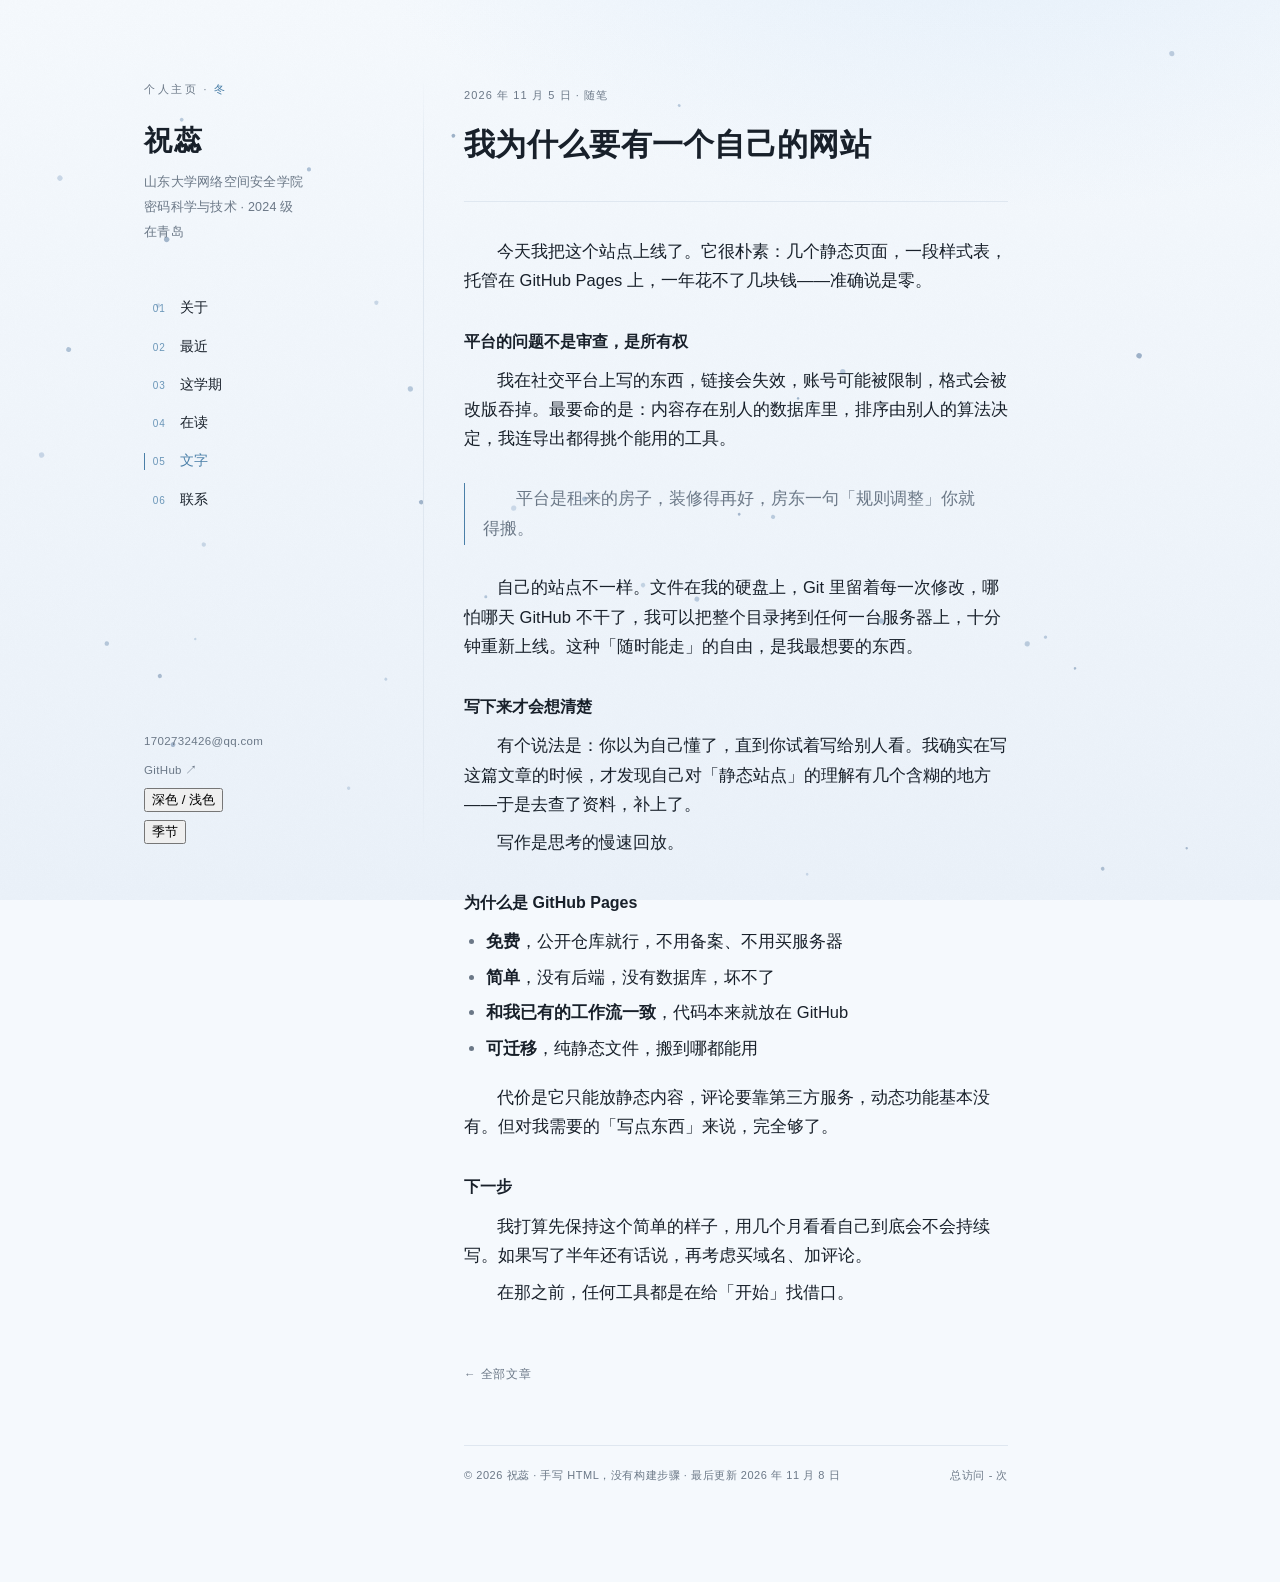
<file: blog/hello-world.html>
<!doctype html>
<html lang="zh-CN">
<head>
<meta charset="utf-8">
<meta name="viewport" content="width=device-width, initial-scale=1">
<title>我为什么要有一个自己的网站 · 祝蕊</title>
<meta name="description" content="社交平台上的内容属于平台，只有自己的域名和仓库才是自己的。这篇写我决定动手的原因。">
<meta name="theme-color" content="#f6f9ff" media="(prefers-color-scheme: light)">
<meta name="theme-color" content="#0f1120" media="(prefers-color-scheme: dark)">
<meta property="og:type" content="website">
<meta property="og:title" content="我为什么要有一个自己的网站 · 祝蕊">
<meta property="og:description" content="社交平台上的内容属于平台，只有自己的域名和仓库才是自己的。这篇写我决定动手的原因。">
<link rel="canonical" href="https://imzhurui.github.io/blog/hello-world.html">
<link rel="icon" href="data:image/svg+xml,%3Csvg xmlns='http://www.w3.org/2000/svg' viewBox='0 0 32 32'%3E%3Crect width='32' height='32' rx='4' fill='%235b4bd6'/%3E%3Ctext x='16' y='23' font-size='18' font-family='serif' fill='%23ffffff' text-anchor='middle'%3E%E7%A5%9D%3C/text%3E%3C/svg%3E">
<link rel="stylesheet" href="../assets/css/style.css?v=06faf0be">
<script>
  (function () {
    try {
      var saved = localStorage.getItem('theme');
      var dark = window.matchMedia('(prefers-color-scheme: dark)').matches;
      document.documentElement.dataset.theme = saved || (dark ? 'dark' : 'light');
      var mo = new Date().getMonth() + 1;
      var se = mo < 3 ? 'winter' : mo < 6 ? 'spring' : mo < 9 ? 'summer' : mo < 12 ? 'autumn' : 'winter';
      var savedSe = localStorage.getItem('season');
      if (savedSe && savedSe !== 'auto') se = savedSe;
      document.documentElement.dataset.season = se;
    } catch (e) {}
  })();
</script>
</head>
<body>
<a class="skip-link" href="#main">跳到正文</a>
<canvas id="leaves" aria-hidden="true"></canvas>
<div class="progress" aria-hidden="true"></div>
<div class="frame">
  <aside class="side">
    <div>
      <p class="kicker">个人主页</p>
      <p class="brand"><a href="../index.html">祝蕊</a></p>
      <p class="role">山东大学网络空间安全学院<br>密码科学与技术 · 2024 级<br>在青岛</p>
      <nav class="nav" aria-label="主导航">
      <a href="../index.html#about"><span>01</span>关于</a>
      <a href="../index.html#now"><span>02</span>最近</a>
      <a href="../index.html#courses"><span>03</span>这学期</a>
      <a href="../index.html#reading"><span>04</span>在读</a>
      <a href="../blog/index.html" aria-current="page"><span>05</span>文字</a>
      <a href="../index.html#contact"><span>06</span>联系</a>
      </nav>
    </div>
    <div class="side-foot">
      <a href="mailto:1702732426@qq.com">1702732426@qq.com</a>
      <a href="https://github.com/imzhurui" target="_blank" rel="noopener noreferrer">GitHub ↗</a>
      <button class="theme-toggle" type="button">深色 / 浅色</button>
      <button class="season-toggle" type="button">季节</button>
    </div>
  </aside>
  <main class="main" id="main">
    <article>
      <header class="article-header">
        <p class="meta">2026 年 11 月 5 日 · 随笔</p>
        <h1>我为什么要有一个自己的网站</h1>
      </header>
      <div class="prose">
<p>今天我把这个站点上线了。它很朴素：几个静态页面，一段样式表，托管在 GitHub Pages 上，一年花不了几块钱——准确说是零。</p>
<h3>平台的问题不是审查，是所有权</h3>
<p>我在社交平台上写的东西，链接会失效，账号可能被限制，格式会被改版吞掉。最要命的是：内容存在别人的数据库里，排序由别人的算法决定，我连导出都得挑个能用的工具。</p>
<blockquote><p>平台是租来的房子，装修得再好，房东一句「规则调整」你就得搬。</p></blockquote>
<p>自己的站点不一样。文件在我的硬盘上，Git 里留着每一次修改，哪怕哪天 GitHub 不干了，我可以把整个目录拷到任何一台服务器上，十分钟重新上线。这种「随时能走」的自由，是我最想要的东西。</p>
<h3>写下来才会想清楚</h3>
<p>有个说法是：你以为自己懂了，直到你试着写给别人看。我确实在写这篇文章的时候，才发现自己对「静态站点」的理解有几个含糊的地方——于是去查了资料，补上了。</p>
<p>写作是思考的慢速回放。</p>
<h3>为什么是 GitHub Pages</h3>
<ul><li><strong>免费</strong>，公开仓库就行，不用备案、不用买服务器</li><li><strong>简单</strong>，没有后端，没有数据库，坏不了</li><li><strong>和我已有的工作流一致</strong>，代码本来就放在 GitHub</li><li><strong>可迁移</strong>，纯静态文件，搬到哪都能用</li></ul>
<p>代价是它只能放静态内容，评论要靠第三方服务，动态功能基本没有。但对我需要的「写点东西」来说，完全够了。</p>
<h3>下一步</h3>
<p>我打算先保持这个简单的样子，用几个月看看自己到底会不会持续写。如果写了半年还有话说，再考虑买域名、加评论。</p>
<p>在那之前，任何工具都是在给「开始」找借口。</p>
      </div>
      <a class="back" href="index.html">← 全部文章</a>
    </article>
    <footer class="foot">
      <p>© <span id="year">2026</span> 祝蕊 · 手写 HTML，没有构建步骤 · 最后更新 2026 年 11 月 8 日</p>
      <p><span id="busuanzi_container_site_pv">总访问 <span id="busuanzi_value_site_pv">-</span> 次</span></p>
    </footer>
  </main>
</div>
<script src="../assets/js/main.js?v=06faf0be"></script>
<script src="../assets/js/leaves.js?v=06faf0be"></script>
<script defer src="https://busuanzi.ibruce.info/busuanzi/2.3/busuanzi.pure.mini.js"></script>
</body>
</html>
</file>
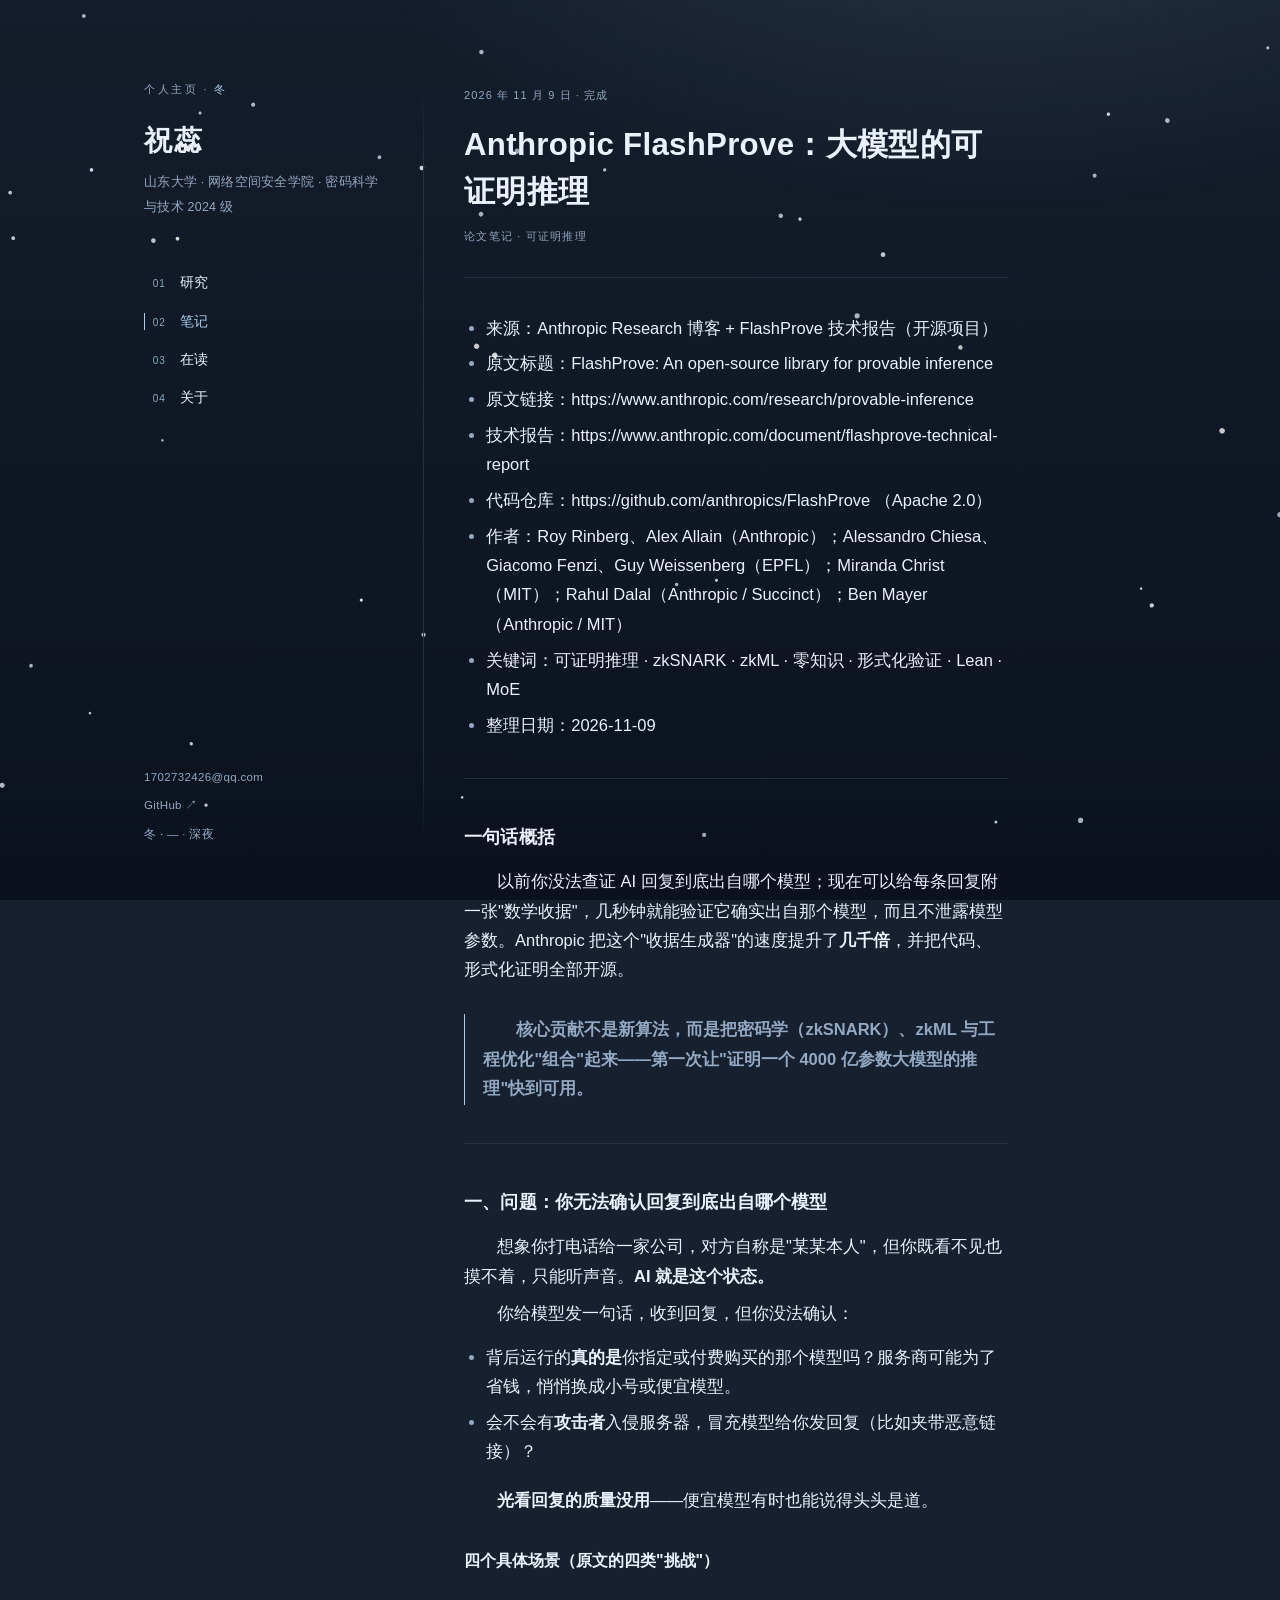
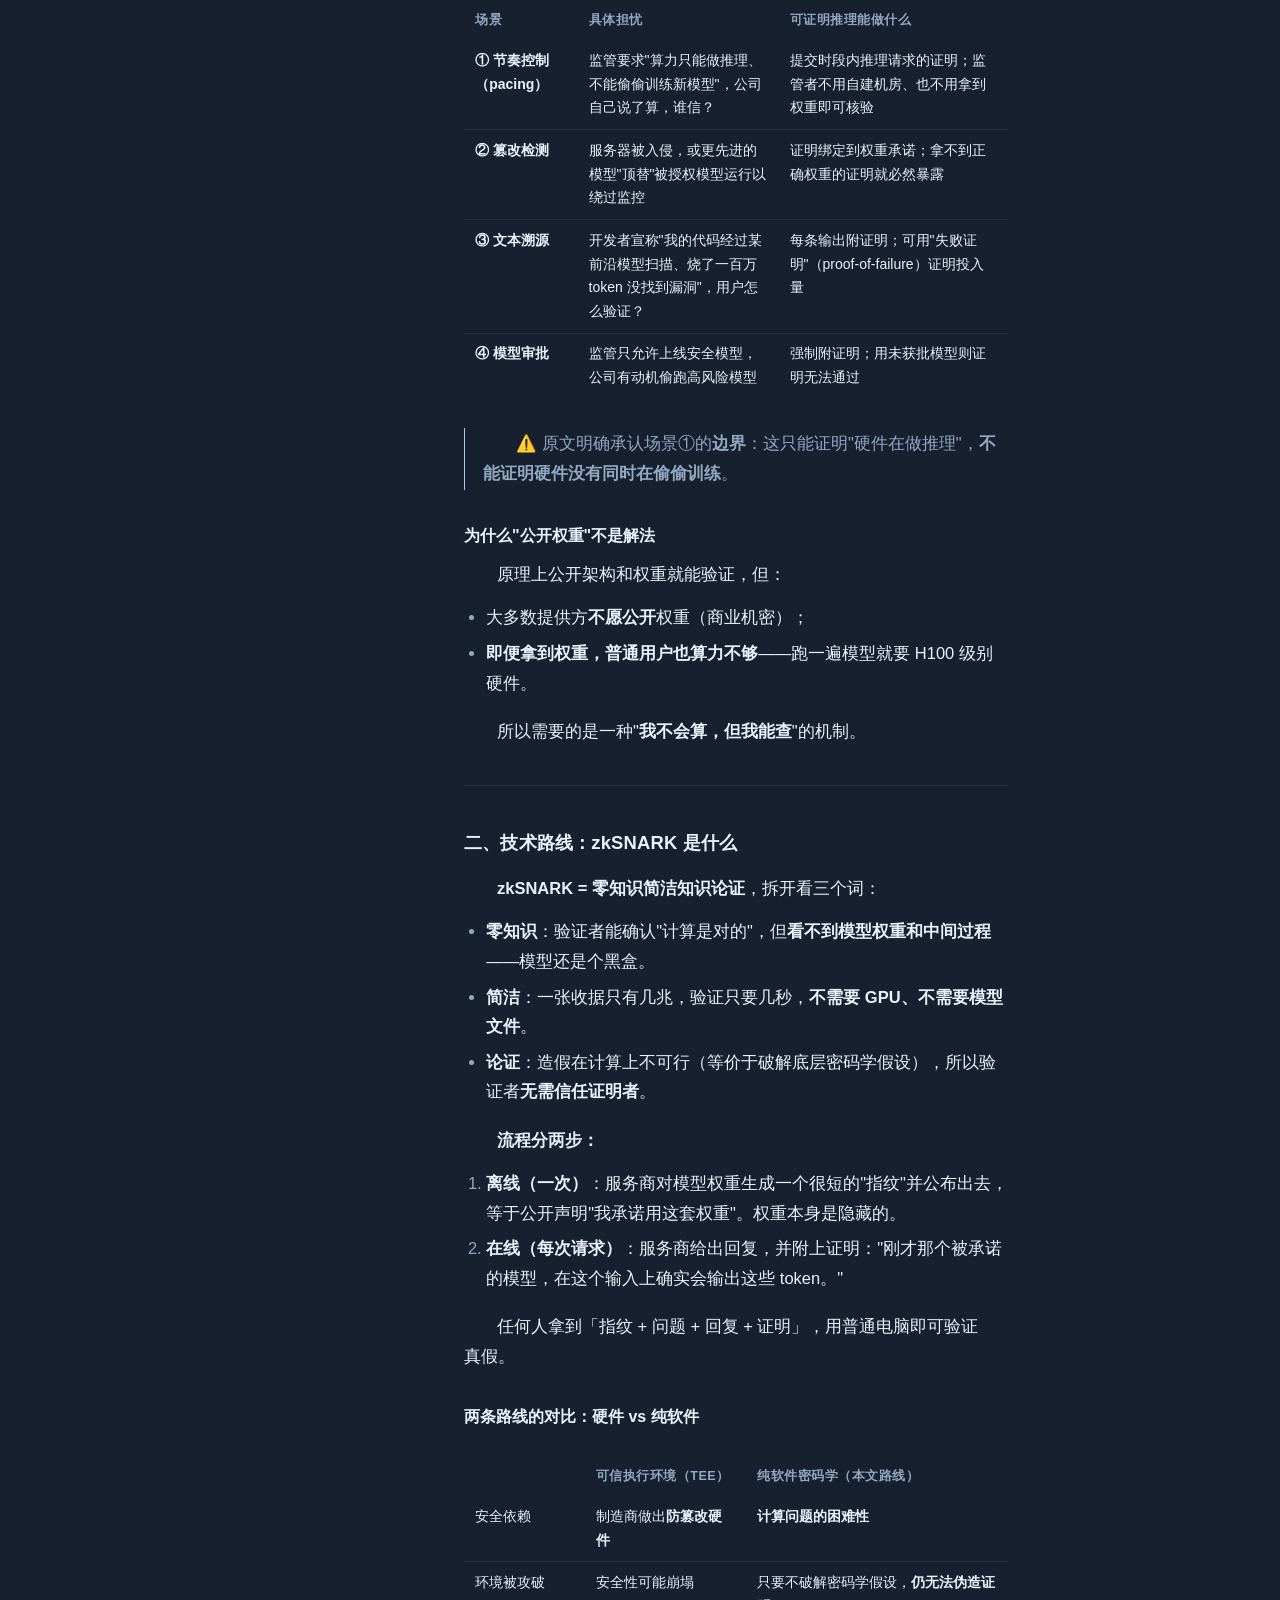
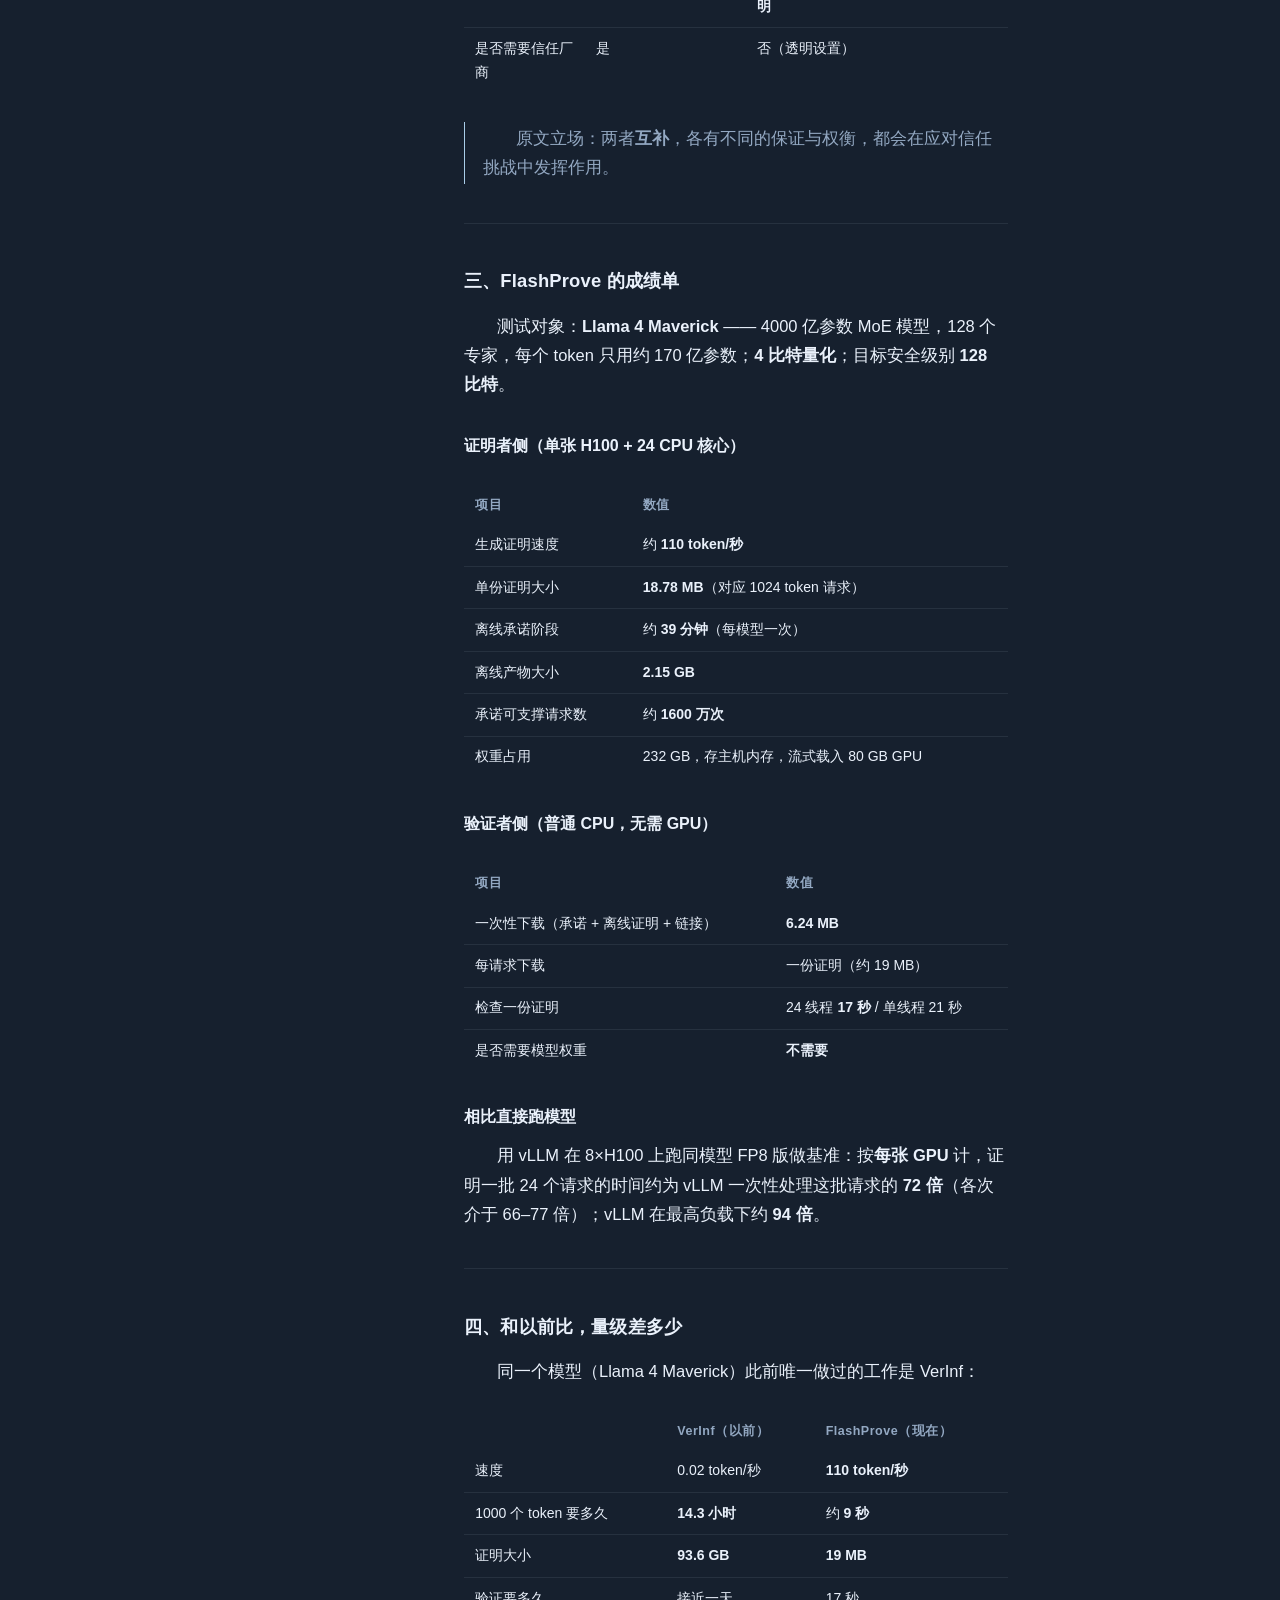
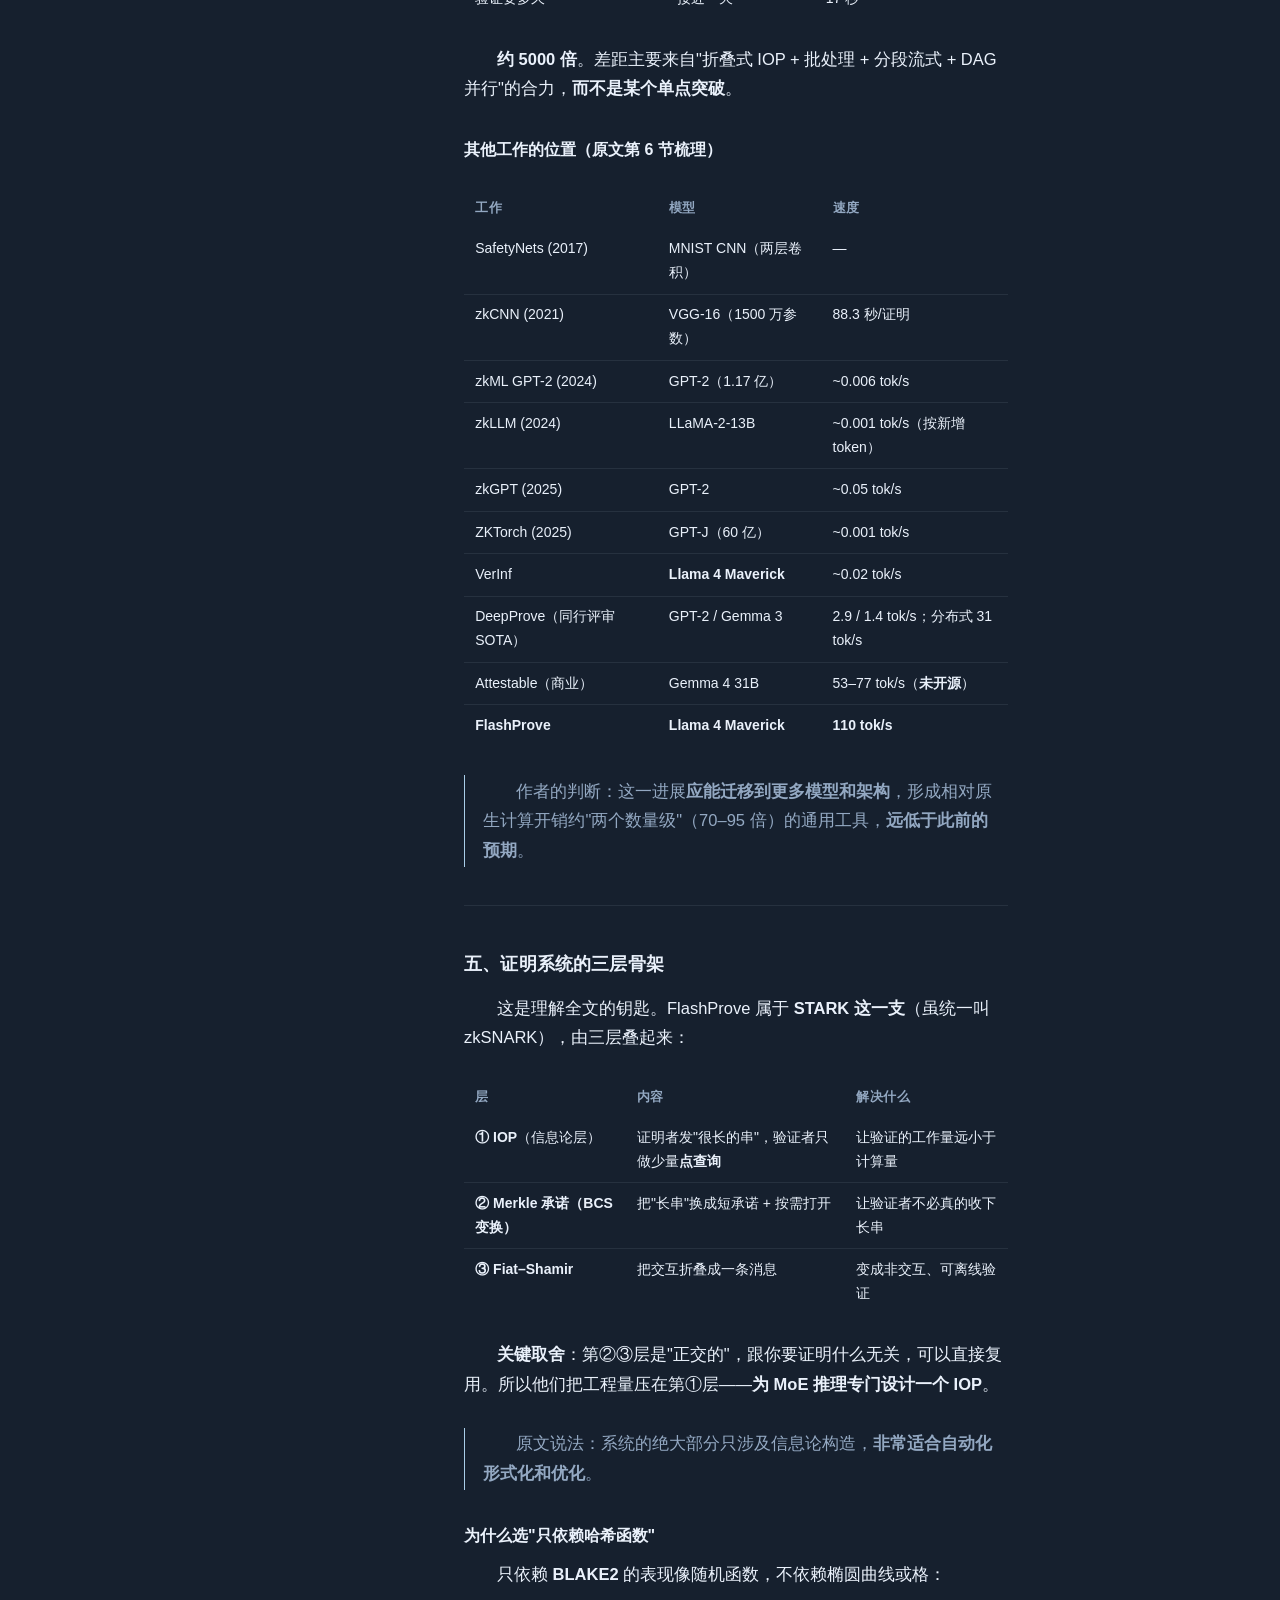
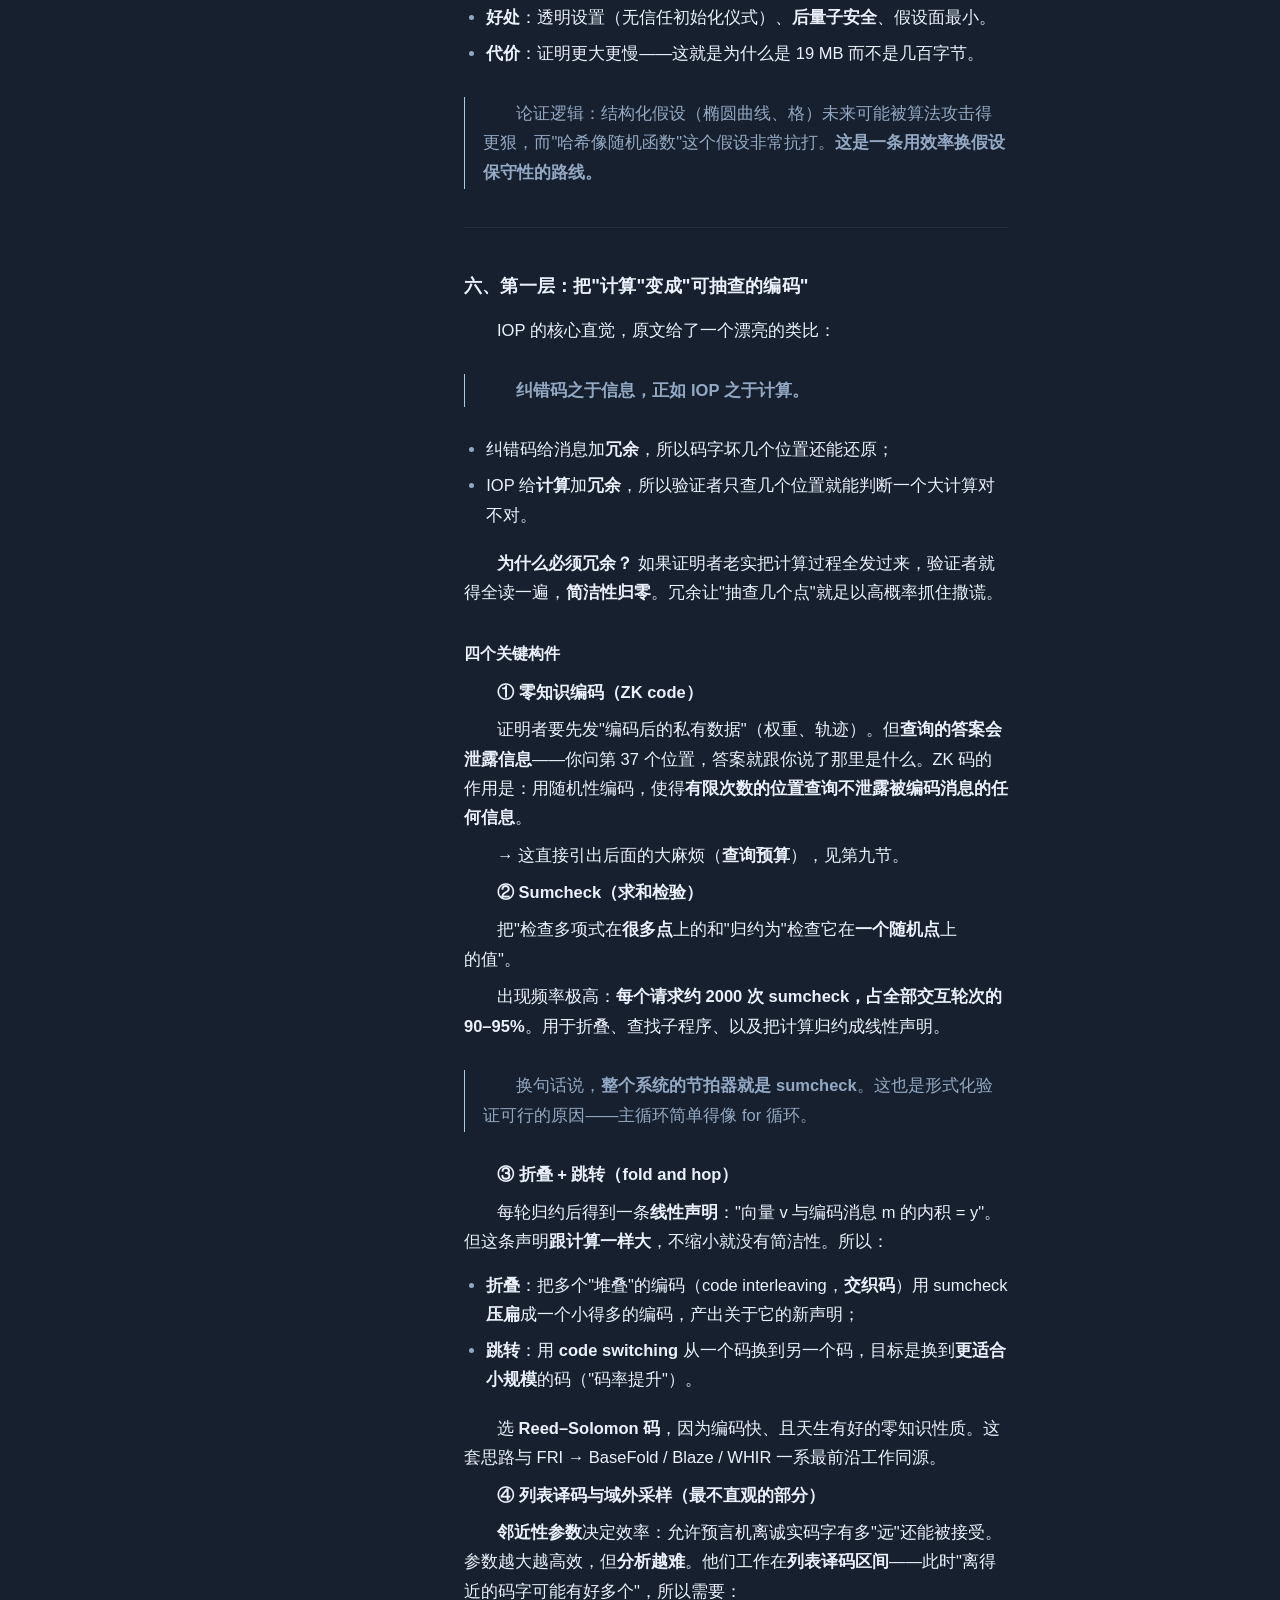
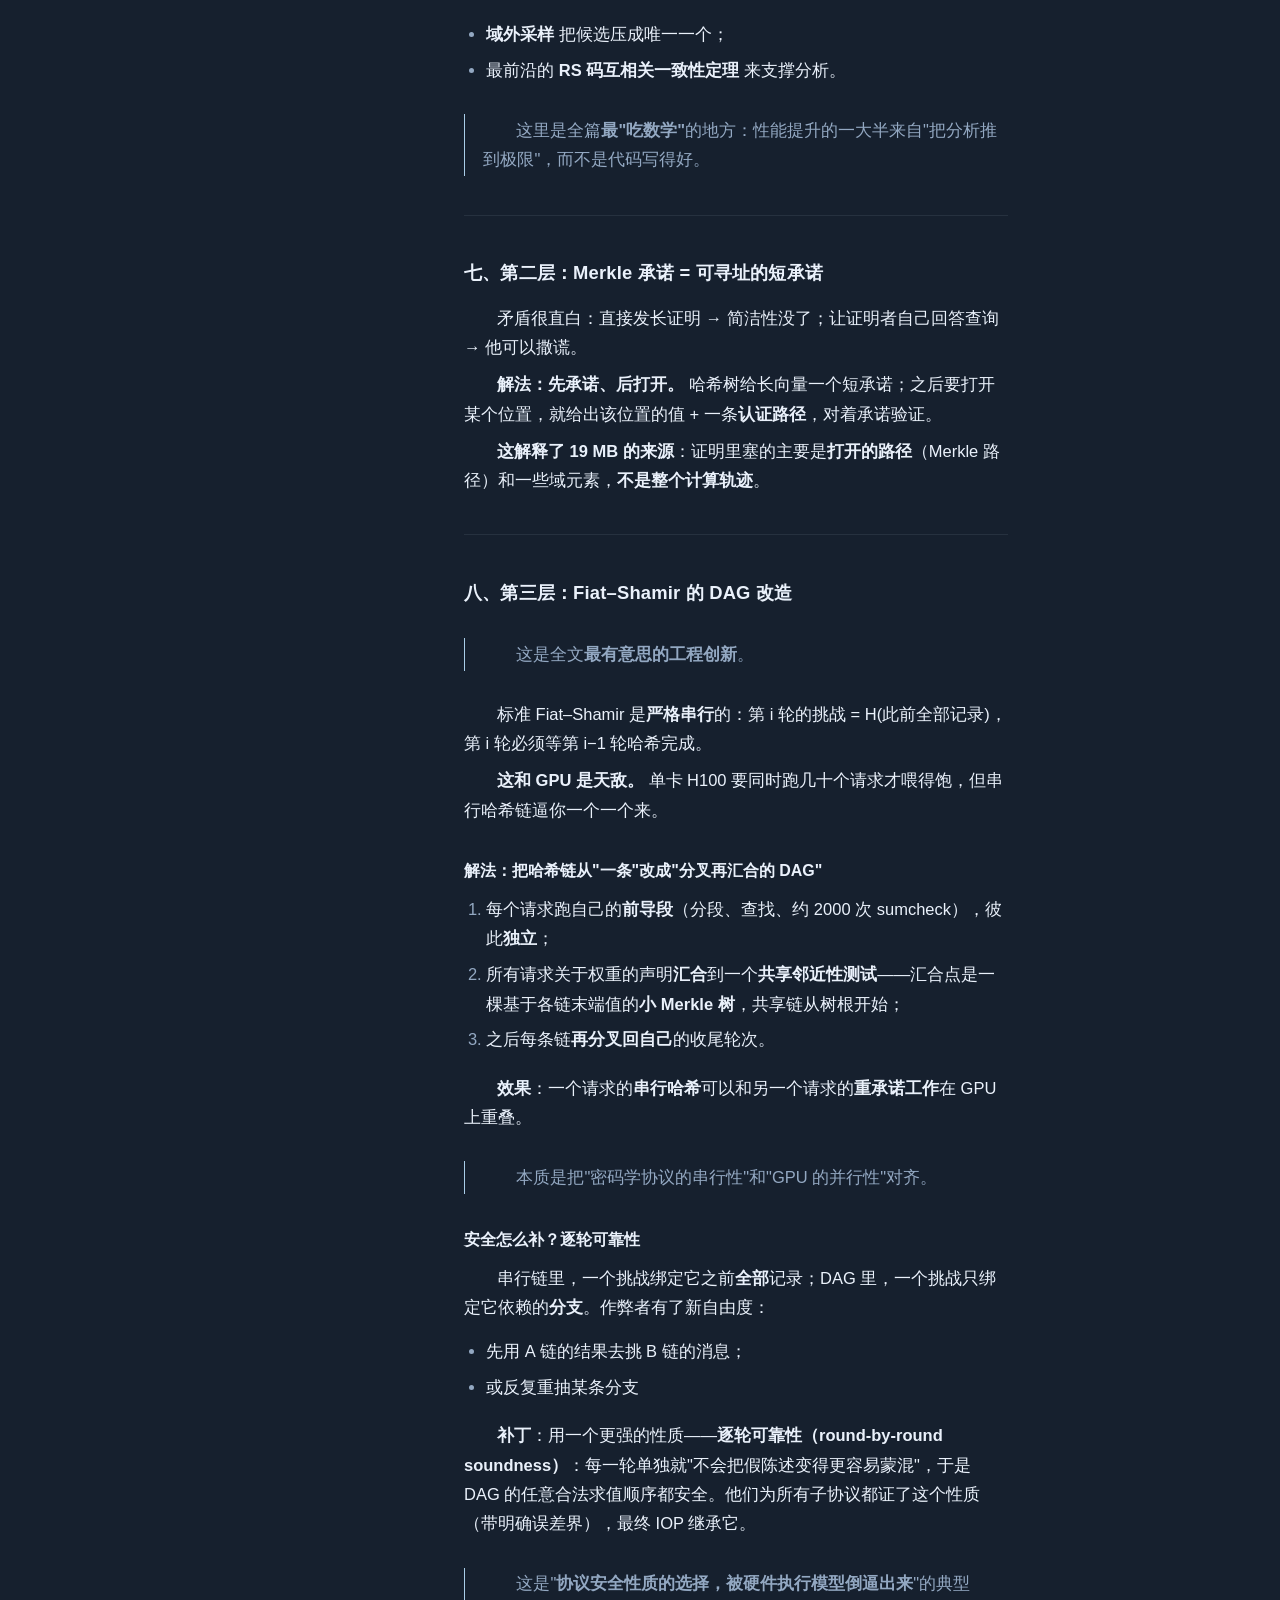
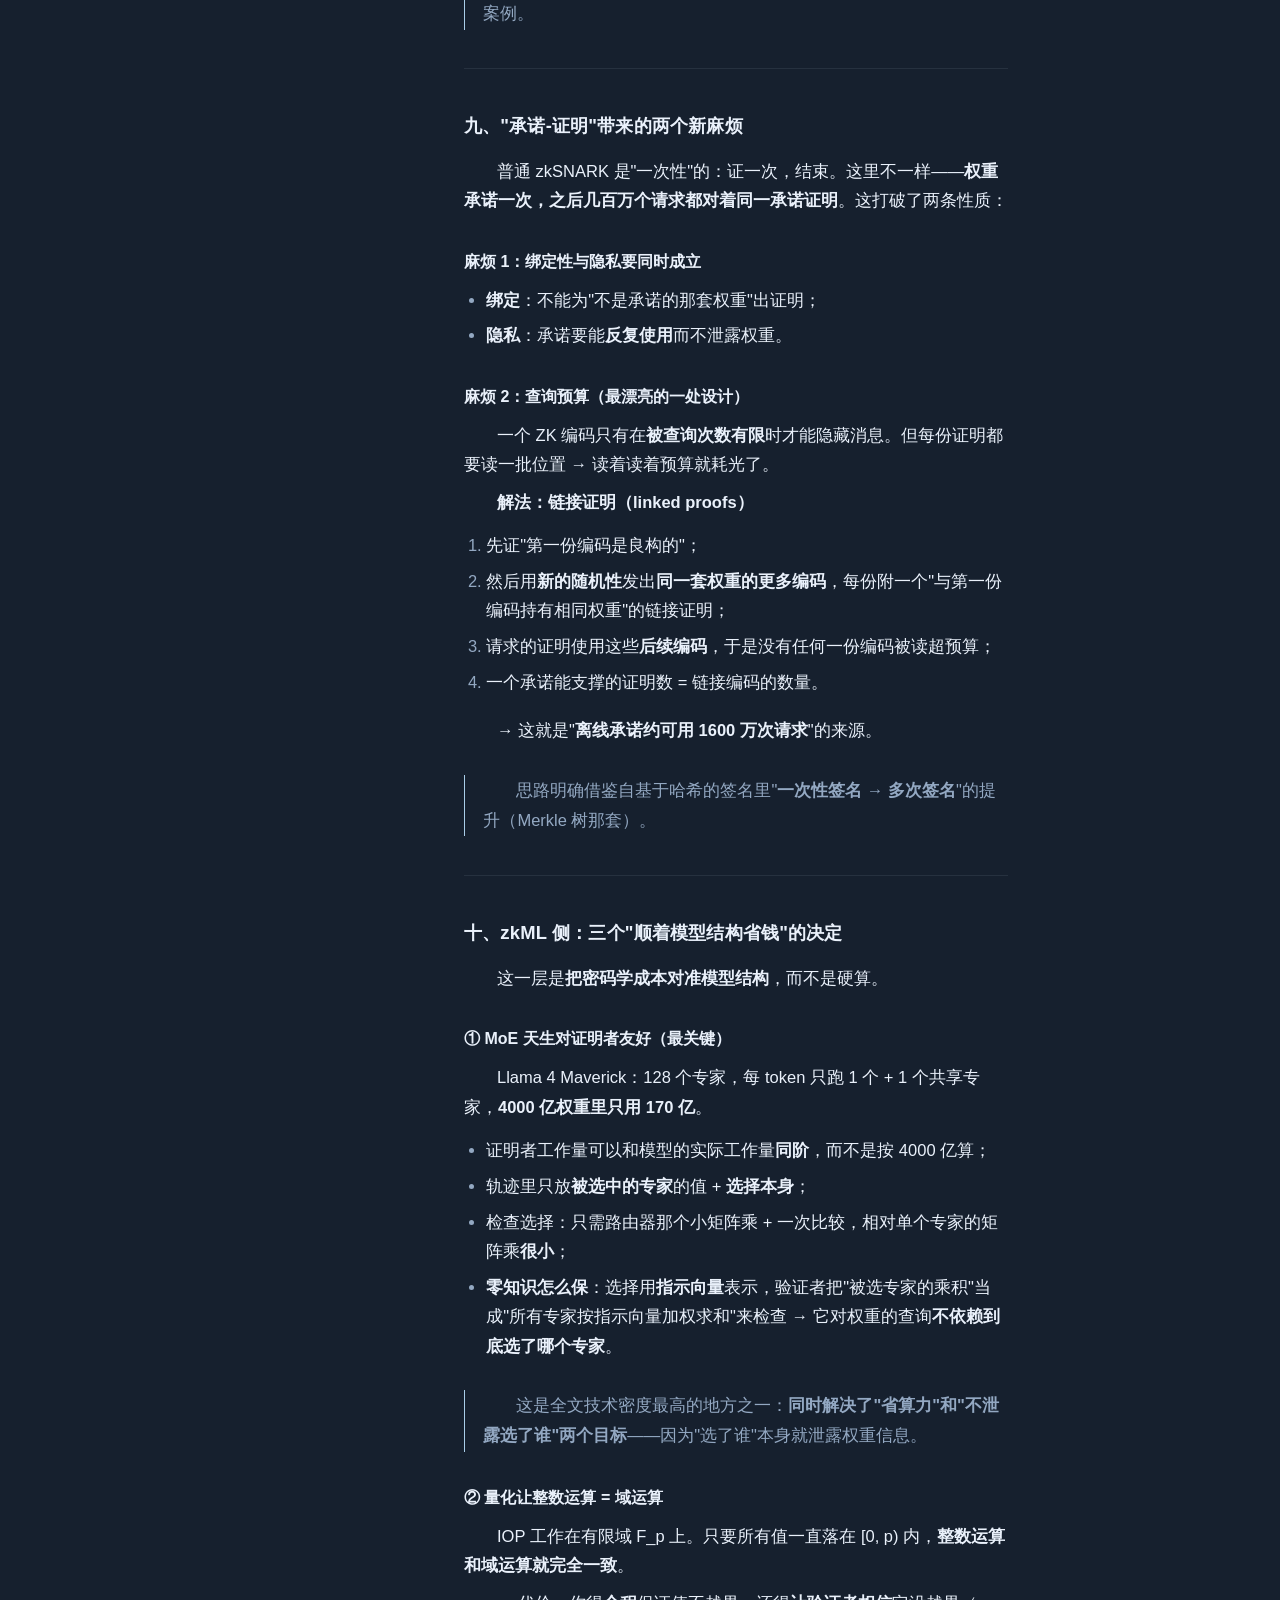
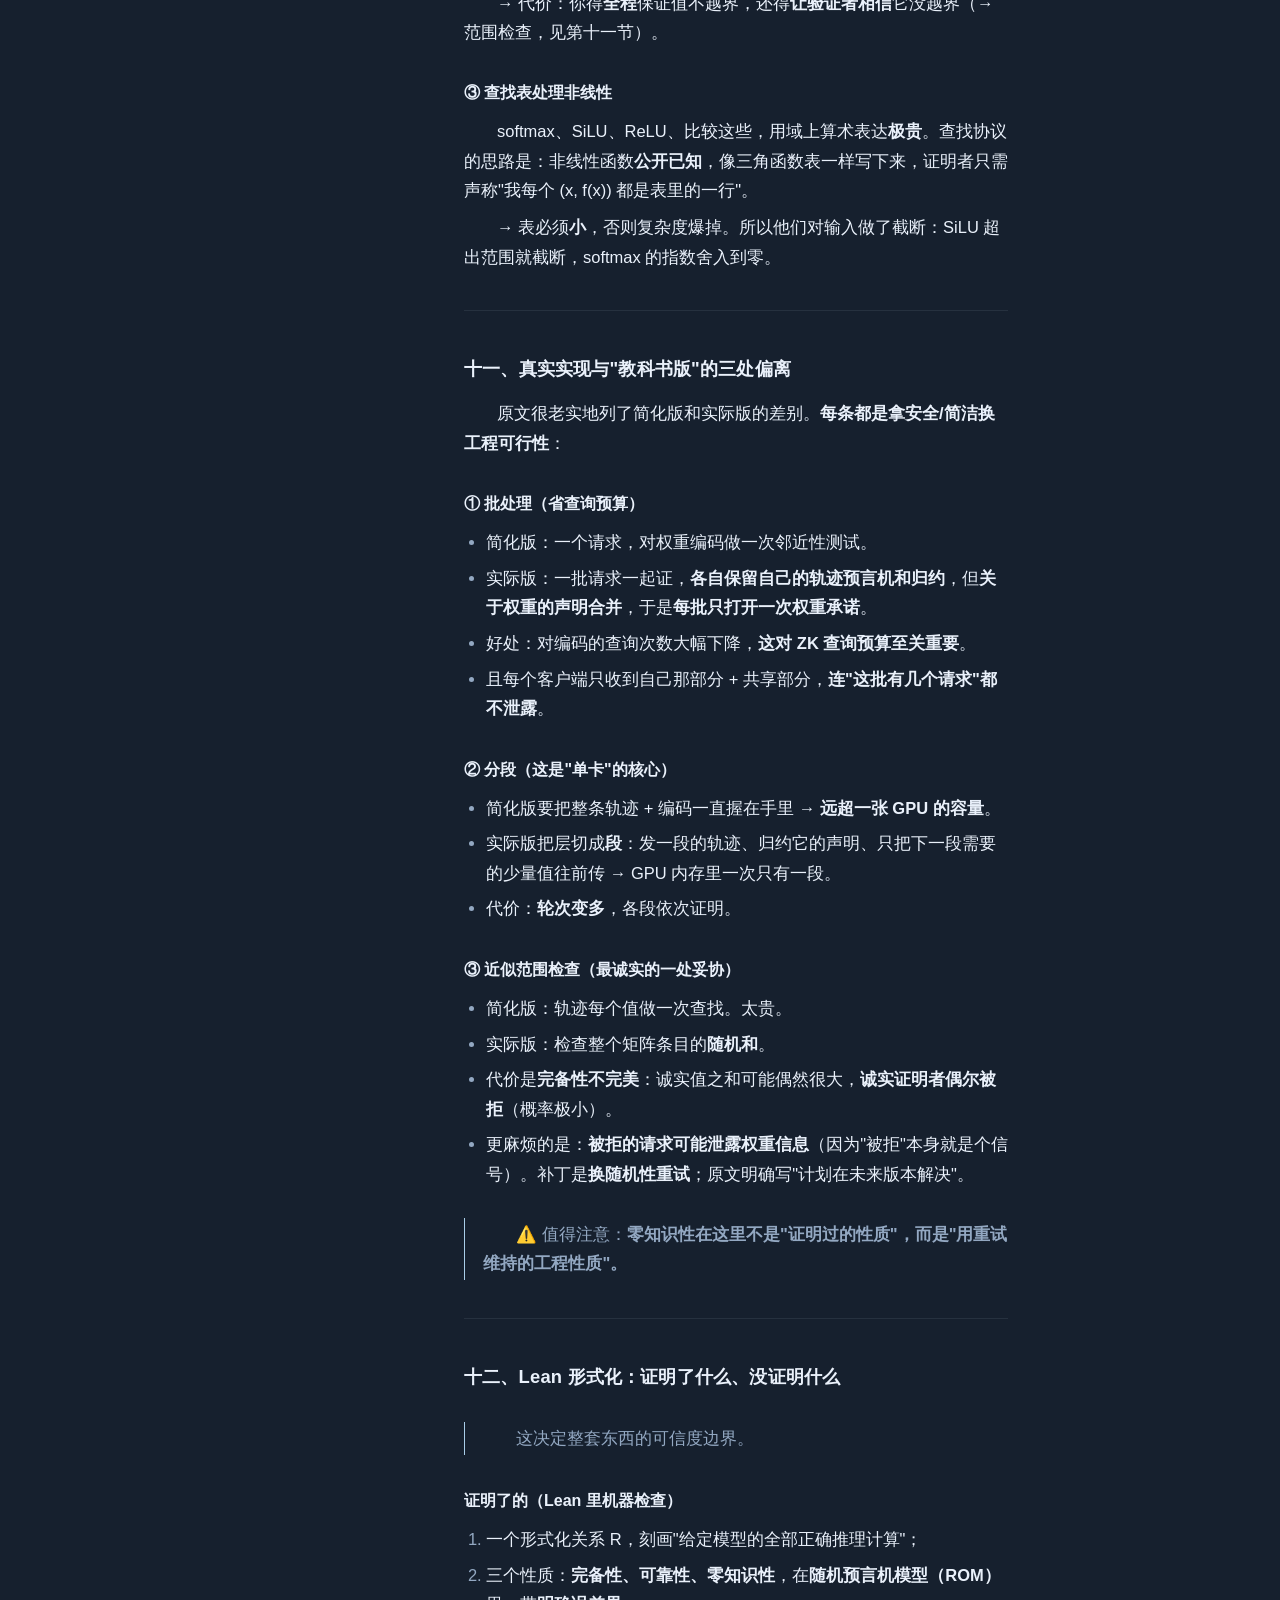
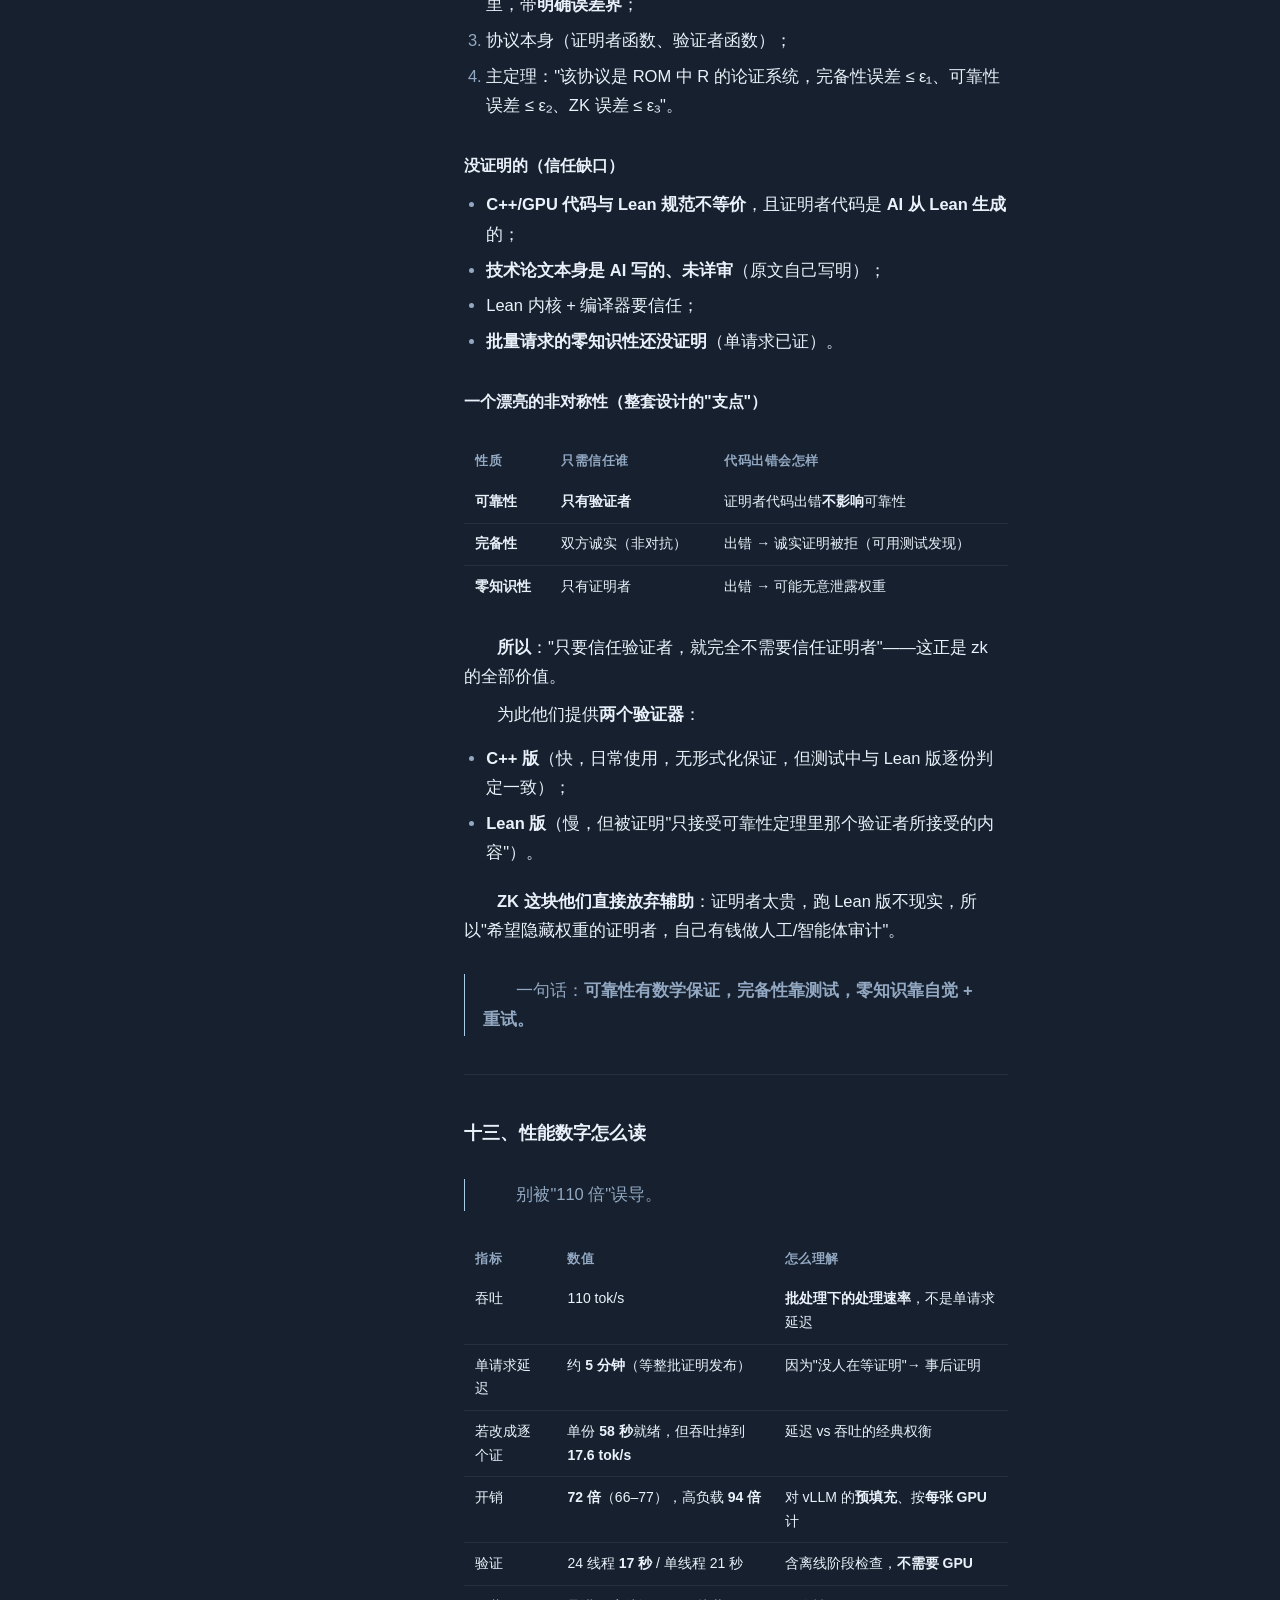
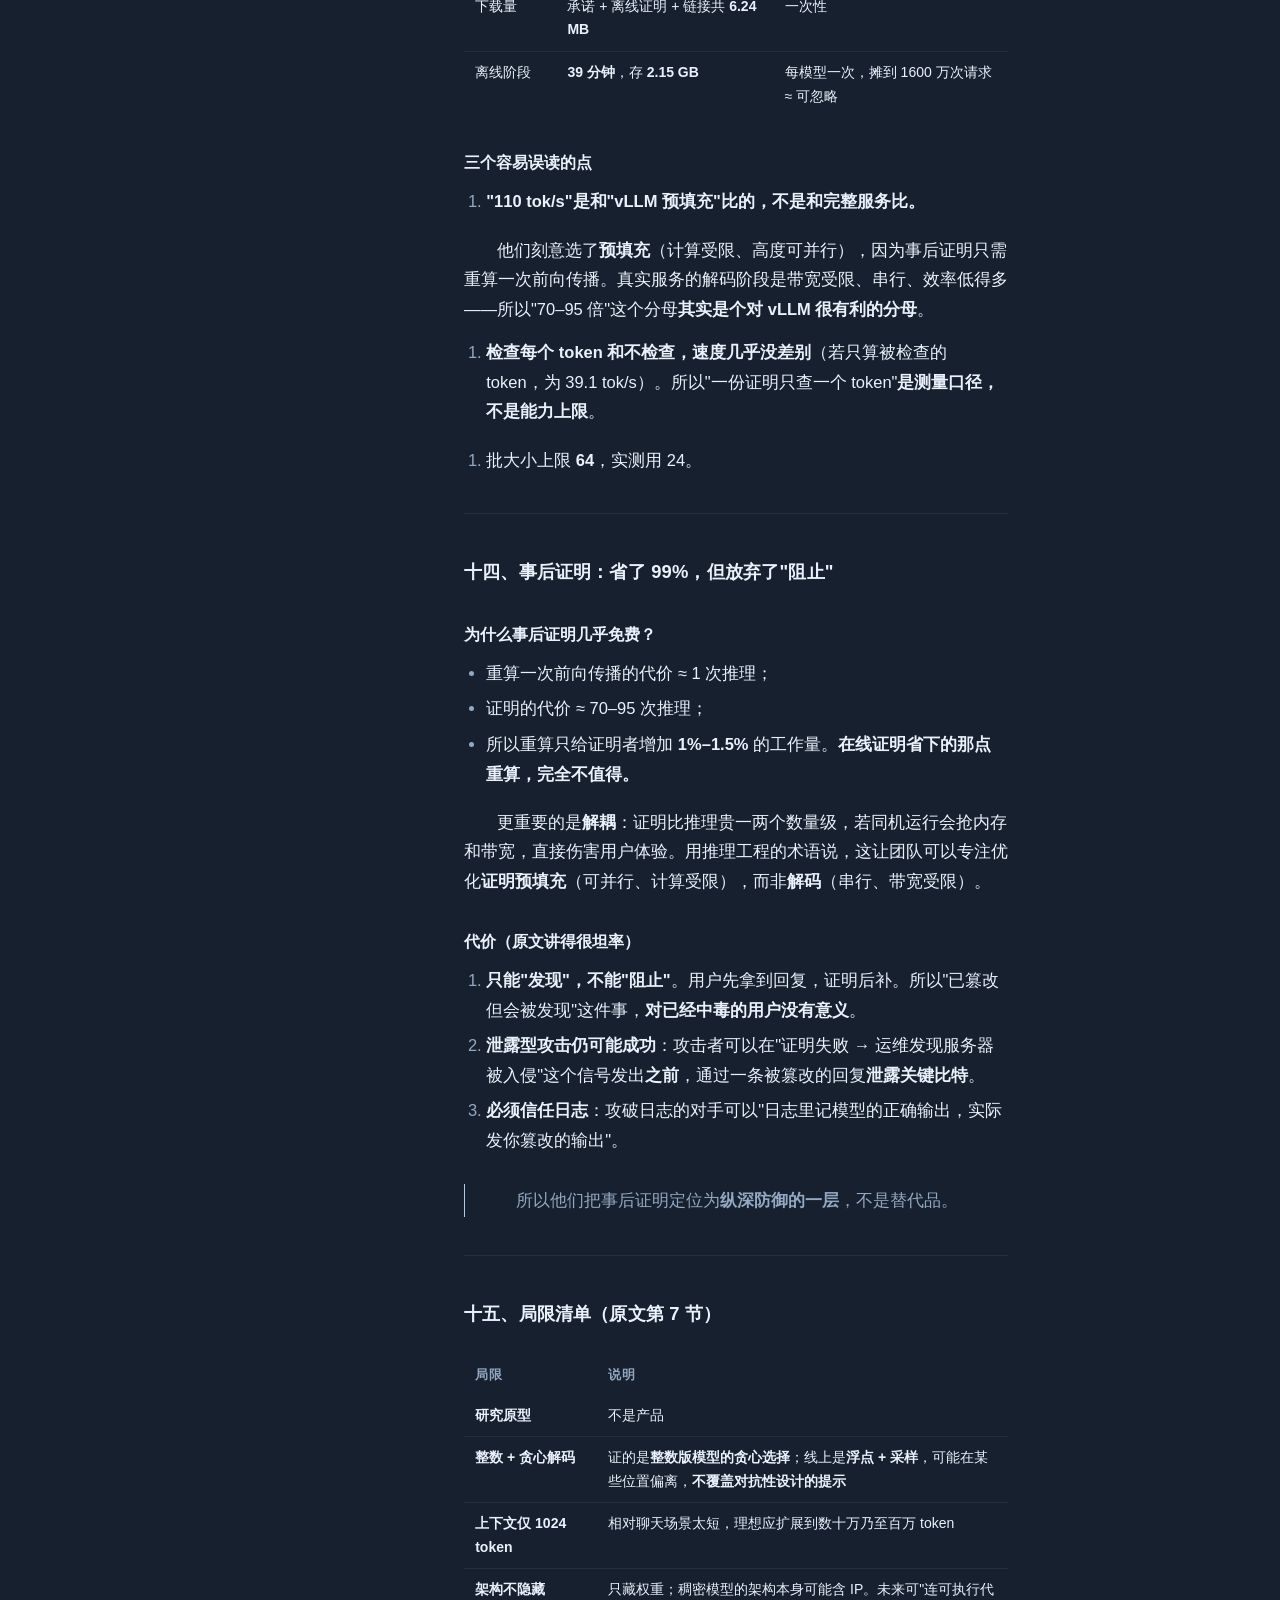
<file: notes/flashprove-provable-inference.html>
<!doctype html>
<html lang="zh-CN">
<head>
<meta charset="utf-8">
<meta name="viewport" content="width=device-width, initial-scale=1">
<title>Anthropic FlashProve：大模型的可证明推理 · 祝蕊</title>
<meta name="description" content="给每条模型回复附一张「数学收据」，几秒内验证它确实出自那个模型，且不泄露权重。Anthropic 把生成速度提升了几千倍，代码与形式化证明全部开源。">
<meta name="theme-color" content="#fbfbfa">
<meta property="og:type" content="website">
<meta property="og:title" content="Anthropic FlashProve：大模型的可证明推理 · 祝蕊">
<meta property="og:description" content="给每条模型回复附一张「数学收据」，几秒内验证它确实出自那个模型，且不泄露权重。Anthropic 把生成速度提升了几千倍，代码与形式化证明全部开源。">
<link rel="canonical" href="https://imzhurui.github.io/notes/flashprove-provable-inference.html">
<link rel="icon" href="data:image/svg+xml,%3Csvg xmlns='http://www.w3.org/2000/svg' viewBox='0 0 32 32'%3E%3Crect width='32' height='32' rx='4' fill='%236a5a9e'/%3E%3Ctext x='16' y='23' font-size='18' font-family='serif' fill='%23ffffff' text-anchor='middle'%3E%E7%A5%9D%3C/text%3E%3C/svg%3E">
<link rel="stylesheet" href="../assets/css/style.css?v=b0b24911">
<script>
  (function () {
    try {
      var mo = new Date().getMonth() + 1;
      var se = mo < 3 ? 'winter' : mo < 6 ? 'spring' : mo < 9 ? 'summer' : mo < 12 ? 'autumn' : 'winter';
      var savedSe = localStorage.getItem('season');
      if (savedSe && ['spring', 'summer', 'autumn', 'winter'].indexOf(savedSe) >= 0) se = savedSe;
      document.documentElement.dataset.season = se;
      var hh = new Date().getHours();
      document.documentElement.dataset.phase =
        (hh >= 6 && hh < 17) ? 'day' : (hh >= 17 && hh < 19) ? 'dusk' :
        (hh >= 19 && hh < 23) ? 'night' : 'late';
    } catch (e) {}
  })();
</script>
</head>
<body>
<a class="skip-link" href="#main">跳到正文</a>
<canvas id="leaves" aria-hidden="true"></canvas>
<div class="progress" aria-hidden="true"></div>
<div class="timeveil" aria-hidden="true"></div>
<div class="frame">
  <aside class="side">
    <div>
      <p class="kicker">个人主页</p>
      <p class="brand"><a href="../index.html">祝蕊</a></p>
      <p class="role">山东大学 · 网络空间安全学院 · 密码科学与技术 2024 级</p>
      <nav class="nav" aria-label="主导航">
      <a href="../research.html"><span>01</span>研究</a>
      <a href="../notes/index.html" aria-current="page"><span>02</span>笔记</a>
      <a href="../reading.html"><span>03</span>在读</a>
      <a href="../about.html"><span>04</span>关于</a>
      </nav>
    </div>
    <div class="side-foot">
      <a href="mailto:1702732426@qq.com">1702732426@qq.com</a>
      <a href="https://github.com/imzhurui" target="_blank" rel="noopener noreferrer">GitHub ↗</a>
      <button class="layers-toggle" type="button">氛围</button>
      <div class="layers-panel" hidden>
        <p class="layer-row"><span class="layer-key">季节</span>
          <button class="opt" type="button" data-layer="season" data-value="spring">春</button>
          <button class="opt" type="button" data-layer="season" data-value="summer">夏</button>
          <button class="opt" type="button" data-layer="season" data-value="autumn">秋</button>
          <button class="opt" type="button" data-layer="season" data-value="winter">冬</button>
        </p>
        <p class="layer-row"><span class="layer-key">昼夜</span>
          <button class="opt" type="button" data-layer="phase" data-value="day">白天</button>
          <button class="opt" type="button" data-layer="phase" data-value="dusk">黄昏</button>
          <button class="opt" type="button" data-layer="phase" data-value="night">夜间</button>
          <button class="opt" type="button" data-layer="phase" data-value="late">深夜</button>
        </p>
        <p class="layer-row"><span class="layer-key">天气</span>
          <button class="opt" type="button" data-layer="weather" data-value="sunny">晴</button>
          <button class="opt" type="button" data-layer="weather" data-value="cloudy">多云</button>
          <button class="opt" type="button" data-layer="weather" data-value="overcast">阴</button>
          <button class="opt" type="button" data-layer="weather" data-value="rain">雨</button>
          <button class="opt" type="button" data-layer="weather" data-value="snow">雪</button>
        </p>
        <button class="layer-auto" type="button">回到自动</button>
      </div>
    </div>
  </aside>
  <main class="main" id="main">
    <article>
      <header class="article-header">
        <p class="meta">2026 年 11 月 9 日 · 完成</p>
        <h1>Anthropic FlashProve：大模型的可证明推理</h1>
        <p class="article-tags">论文笔记 · 可证明推理</p>
      </header>
      <div class="prose">
<ul><li>来源：Anthropic Research 博客 + FlashProve 技术报告（开源项目）</li><li>原文标题：FlashProve: An open-source library for provable inference</li><li>原文链接：https://www.anthropic.com/research/provable-inference</li><li>技术报告：https://www.anthropic.com/document/flashprove-technical-report</li><li>代码仓库：https://github.com/anthropics/FlashProve （Apache 2.0）</li><li>作者：Roy Rinberg、Alex Allain（Anthropic）；Alessandro Chiesa、Giacomo Fenzi、Guy Weissenberg（EPFL）；Miranda Christ（MIT）；Rahul Dalal（Anthropic / Succinct）；Ben Mayer（Anthropic / MIT）</li><li>关键词：可证明推理 · zkSNARK · zkML · 零知识 · 形式化验证 · Lean · MoE</li><li>整理日期：2026-11-09</li></ul>
<hr>
<h2>一句话概括</h2>
<p>以前你没法查证 AI 回复到底出自哪个模型；现在可以给每条回复附一张"数学收据"，几秒钟就能验证它确实出自那个模型，而且不泄露模型参数。Anthropic 把这个"收据生成器"的速度提升了<strong>几千倍</strong>，并把代码、形式化证明全部开源。</p>
<blockquote><p><strong>核心贡献不是新算法，而是把密码学（zkSNARK）、zkML 与工程优化"组合"起来——第一次让"证明一个 4000 亿参数大模型的推理"快到可用。</strong></p></blockquote>
<hr>
<h2>一、问题：你无法确认回复到底出自哪个模型</h2>
<p>想象你打电话给一家公司，对方自称是"某某本人"，但你既看不见也摸不着，只能听声音。<strong>AI 就是这个状态。</strong></p>
<p>你给模型发一句话，收到回复，但你没法确认：</p>
<ul><li>背后运行的<strong>真的是</strong>你指定或付费购买的那个模型吗？服务商可能为了省钱，悄悄换成小号或便宜模型。</li><li>会不会有<strong>攻击者</strong>入侵服务器，冒充模型给你发回复（比如夹带恶意链接）？</li></ul>
<p><strong>光看回复的质量没用</strong>——便宜模型有时也能说得头头是道。</p>
<h3>四个具体场景（原文的四类"挑战"）</h3>
<div class="table-wrap"><table><thead><tr><th>场景</th><th>具体担忧</th><th>可证明推理能做什么</th></tr></thead><tbody><tr><td><strong>① 节奏控制（pacing）</strong></td><td>监管要求"算力只能做推理、不能偷偷训练新模型"，公司自己说了算，谁信？</td><td>提交时段内推理请求的证明；监管者不用自建机房、也不用拿到权重即可核验</td></tr><tr><td><strong>② 篡改检测</strong></td><td>服务器被入侵，或更先进的模型"顶替"被授权模型运行以绕过监控</td><td>证明绑定到权重承诺；拿不到正确权重的证明就必然暴露</td></tr><tr><td><strong>③ 文本溯源</strong></td><td>开发者宣称"我的代码经过某前沿模型扫描、烧了一百万 token 没找到漏洞"，用户怎么验证？</td><td>每条输出附证明；可用"失败证明"（proof-of-failure）证明投入量</td></tr><tr><td><strong>④ 模型审批</strong></td><td>监管只允许上线安全模型，公司有动机偷跑高风险模型</td><td>强制附证明；用未获批模型则证明无法通过</td></tr></tbody></table></div>
<blockquote><p>⚠️ 原文明确承认场景①的<strong>边界</strong>：这只能证明"硬件在做推理"，<strong>不能证明硬件没有同时在偷偷训练</strong>。</p></blockquote>
<h3>为什么"公开权重"不是解法</h3>
<p>原理上公开架构和权重就能验证，但：</p>
<ul><li>大多数提供方<strong>不愿公开</strong>权重（商业机密）；</li><li><strong>即便拿到权重，普通用户也算力不够</strong>——跑一遍模型就要 H100 级别硬件。</li></ul>
<p>所以需要的是一种"<strong>我不会算，但我能查</strong>"的机制。</p>
<hr>
<h2>二、技术路线：zkSNARK 是什么</h2>
<p><strong>zkSNARK = 零知识简洁知识论证</strong>，拆开看三个词：</p>
<ul><li><strong>零知识</strong>：验证者能确认"计算是对的"，但<strong>看不到模型权重和中间过程</strong>——模型还是个黑盒。</li><li><strong>简洁</strong>：一张收据只有几兆，验证只要几秒，<strong>不需要 GPU、不需要模型文件</strong>。</li><li><strong>论证</strong>：造假在计算上不可行（等价于破解底层密码学假设），所以验证者<strong>无需信任证明者</strong>。</li></ul>
<p><strong>流程分两步：</strong></p>
<ol><li><strong>离线（一次）</strong>：服务商对模型权重生成一个很短的"指纹"并公布出去，等于公开声明"我承诺用这套权重"。权重本身是隐藏的。</li><li><strong>在线（每次请求）</strong>：服务商给出回复，并附上证明："刚才那个被承诺的模型，在这个输入上确实会输出这些 token。"</li></ol>
<p>任何人拿到「指纹 + 问题 + 回复 + 证明」，用普通电脑即可验证真假。</p>
<h3>两条路线的对比：硬件 vs 纯软件</h3>
<div class="table-wrap"><table><thead><tr><th></th><th>可信执行环境（TEE）</th><th>纯软件密码学（本文路线）</th></tr></thead><tbody><tr><td>安全依赖</td><td>制造商做出<strong>防篡改硬件</strong></td><td><strong>计算问题的困难性</strong></td></tr><tr><td>环境被攻破</td><td>安全性可能崩塌</td><td>只要不破解密码学假设，<strong>仍无法伪造证明</strong></td></tr><tr><td>是否需要信任厂商</td><td>是</td><td>否（透明设置）</td></tr></tbody></table></div>
<blockquote><p>原文立场：两者<strong>互补</strong>，各有不同的保证与权衡，都会在应对信任挑战中发挥作用。</p></blockquote>
<hr>
<h2>三、FlashProve 的成绩单</h2>
<p>测试对象：<strong>Llama 4 Maverick</strong> —— 4000 亿参数 MoE 模型，128 个专家，每个 token 只用约 170 亿参数；<strong>4 比特量化</strong>；目标安全级别 <strong>128 比特</strong>。</p>
<h3>证明者侧（单张 H100 + 24 CPU 核心）</h3>
<div class="table-wrap"><table><thead><tr><th>项目</th><th>数值</th></tr></thead><tbody><tr><td>生成证明速度</td><td>约 <strong>110 token/秒</strong></td></tr><tr><td>单份证明大小</td><td><strong>18.78 MB</strong>（对应 1024 token 请求）</td></tr><tr><td>离线承诺阶段</td><td>约 <strong>39 分钟</strong>（每模型一次）</td></tr><tr><td>离线产物大小</td><td><strong>2.15 GB</strong></td></tr><tr><td>承诺可支撑请求数</td><td>约 <strong>1600 万次</strong></td></tr><tr><td>权重占用</td><td>232 GB，存主机内存，流式载入 80 GB GPU</td></tr></tbody></table></div>
<h3>验证者侧（普通 CPU，无需 GPU）</h3>
<div class="table-wrap"><table><thead><tr><th>项目</th><th>数值</th></tr></thead><tbody><tr><td>一次性下载（承诺 + 离线证明 + 链接）</td><td><strong>6.24 MB</strong></td></tr><tr><td>每请求下载</td><td>一份证明（约 19 MB）</td></tr><tr><td>检查一份证明</td><td>24 线程 <strong>17 秒</strong> / 单线程 21 秒</td></tr><tr><td>是否需要模型权重</td><td><strong>不需要</strong></td></tr></tbody></table></div>
<h3>相比直接跑模型</h3>
<p>用 vLLM 在 8×H100 上跑同模型 FP8 版做基准：按<strong>每张 GPU</strong> 计，证明一批 24 个请求的时间约为 vLLM 一次性处理这批请求的 <strong>72 倍</strong>（各次介于 66–77 倍）；vLLM 在最高负载下约 <strong>94 倍</strong>。</p>
<hr>
<h2>四、和以前比，量级差多少</h2>
<p>同一个模型（Llama 4 Maverick）此前唯一做过的工作是 VerInf：</p>
<div class="table-wrap"><table><thead><tr><th></th><th>VerInf（以前）</th><th>FlashProve（现在）</th></tr></thead><tbody><tr><td>速度</td><td>0.02 token/秒</td><td><strong>110 token/秒</strong></td></tr><tr><td>1000 个 token 要多久</td><td><strong>14.3 小时</strong></td><td>约 <strong>9 秒</strong></td></tr><tr><td>证明大小</td><td><strong>93.6 GB</strong></td><td><strong>19 MB</strong></td></tr><tr><td>验证要多久</td><td>接近一天</td><td>17 秒</td></tr></tbody></table></div>
<p><strong>约 5000 倍</strong>。差距主要来自"折叠式 IOP + 批处理 + 分段流式 + DAG 并行"的合力，<strong>而不是某个单点突破</strong>。</p>
<h3>其他工作的位置（原文第 6 节梳理）</h3>
<div class="table-wrap"><table><thead><tr><th>工作</th><th>模型</th><th>速度</th></tr></thead><tbody><tr><td>SafetyNets (2017)</td><td>MNIST CNN（两层卷积）</td><td>—</td></tr><tr><td>zkCNN (2021)</td><td>VGG-16（1500 万参数）</td><td>88.3 秒/证明</td></tr><tr><td>zkML GPT-2 (2024)</td><td>GPT-2（1.17 亿）</td><td>~0.006 tok/s</td></tr><tr><td>zkLLM (2024)</td><td>LLaMA-2-13B</td><td>~0.001 tok/s（按新增 token）</td></tr><tr><td>zkGPT (2025)</td><td>GPT-2</td><td>~0.05 tok/s</td></tr><tr><td>ZKTorch (2025)</td><td>GPT-J（60 亿）</td><td>~0.001 tok/s</td></tr><tr><td>VerInf</td><td><strong>Llama 4 Maverick</strong></td><td>~0.02 tok/s</td></tr><tr><td>DeepProve（同行评审 SOTA）</td><td>GPT-2 / Gemma 3</td><td>2.9 / 1.4 tok/s；分布式 31 tok/s</td></tr><tr><td>Attestable（商业）</td><td>Gemma 4 31B</td><td>53–77 tok/s（<strong>未开源</strong>）</td></tr><tr><td><strong>FlashProve</strong></td><td><strong>Llama 4 Maverick</strong></td><td><strong>110 tok/s</strong></td></tr></tbody></table></div>
<blockquote><p>作者的判断：这一进展<strong>应能迁移到更多模型和架构</strong>，形成相对原生计算开销约"两个数量级"（70–95 倍）的通用工具，<strong>远低于此前的预期</strong>。</p></blockquote>
<hr>
<h2>五、证明系统的三层骨架</h2>
<p>这是理解全文的钥匙。FlashProve 属于 <strong>STARK 这一支</strong>（虽统一叫 zkSNARK），由三层叠起来：</p>
<div class="table-wrap"><table><thead><tr><th>层</th><th>内容</th><th>解决什么</th></tr></thead><tbody><tr><td><strong>① IOP</strong>（信息论层）</td><td>证明者发"很长的串"，验证者只做少量<strong>点查询</strong></td><td>让验证的工作量远小于计算量</td></tr><tr><td><strong>② Merkle 承诺（BCS 变换）</strong></td><td>把"长串"换成短承诺 + 按需打开</td><td>让验证者不必真的收下长串</td></tr><tr><td><strong>③ Fiat–Shamir</strong></td><td>把交互折叠成一条消息</td><td>变成非交互、可离线验证</td></tr></tbody></table></div>
<p><strong>关键取舍</strong>：第②③层是"正交的"，跟你要证明什么无关，可以直接复用。所以他们把工程量压在第①层——<strong>为 MoE 推理专门设计一个 IOP</strong>。</p>
<blockquote><p>原文说法：系统的绝大部分只涉及信息论构造，<strong>非常适合自动化形式化和优化</strong>。</p></blockquote>
<h3>为什么选"只依赖哈希函数"</h3>
<p>只依赖 <strong>BLAKE2</strong> 的表现像随机函数，不依赖椭圆曲线或格：</p>
<ul><li><strong>好处</strong>：透明设置（无信任初始化仪式）、<strong>后量子安全</strong>、假设面最小。</li><li><strong>代价</strong>：证明更大更慢——这就是为什么是 19 MB 而不是几百字节。</li></ul>
<blockquote><p>论证逻辑：结构化假设（椭圆曲线、格）未来可能被算法攻击得更狠，而"哈希像随机函数"这个假设非常抗打。<strong>这是一条用效率换假设保守性的路线。</strong></p></blockquote>
<hr>
<h2>六、第一层：把"计算"变成"可抽查的编码"</h2>
<p>IOP 的核心直觉，原文给了一个漂亮的类比：</p>
<blockquote><p><strong>纠错码之于信息，正如 IOP 之于计算。</strong></p></blockquote>
<ul><li>纠错码给消息加<strong>冗余</strong>，所以码字坏几个位置还能还原；</li><li>IOP 给<strong>计算</strong>加<strong>冗余</strong>，所以验证者只查几个位置就能判断一个大计算对不对。</li></ul>
<p><strong>为什么必须冗余？</strong> 如果证明者老实把计算过程全发过来，验证者就得全读一遍，<strong>简洁性归零</strong>。冗余让"抽查几个点"就足以高概率抓住撒谎。</p>
<h3>四个关键构件</h3>
<p><strong>① 零知识编码（ZK code）</strong></p>
<p>证明者要先发"编码后的私有数据"（权重、轨迹）。但<strong>查询的答案会泄露信息</strong>——你问第 37 个位置，答案就跟你说了那里是什么。ZK 码的作用是：用随机性编码，使得<strong>有限次数的位置查询不泄露被编码消息的任何信息</strong>。</p>
<p>→ 这直接引出后面的大麻烦（<strong>查询预算</strong>），见第九节。</p>
<p><strong>② Sumcheck（求和检验）</strong></p>
<p>把"检查多项式在<strong>很多点</strong>上的和"归约为"检查它在<strong>一个随机点</strong>上的值"。</p>
<p>出现频率极高：<strong>每个请求约 2000 次 sumcheck，占全部交互轮次的 90–95%</strong>。用于折叠、查找子程序、以及把计算归约成线性声明。</p>
<blockquote><p>换句话说，<strong>整个系统的节拍器就是 sumcheck</strong>。这也是形式化验证可行的原因——主循环简单得像 for 循环。</p></blockquote>
<p><strong>③ 折叠 + 跳转（fold and hop）</strong></p>
<p>每轮归约后得到一条<strong>线性声明</strong>："向量 v 与编码消息 m 的内积 = y"。但这条声明<strong>跟计算一样大</strong>，不缩小就没有简洁性。所以：</p>
<ul><li><strong>折叠</strong>：把多个"堆叠"的编码（code interleaving，<strong>交织码</strong>）用 sumcheck <strong>压扁</strong>成一个小得多的编码，产出关于它的新声明；</li><li><strong>跳转</strong>：用 <strong>code switching</strong> 从一个码换到另一个码，目标是换到<strong>更适合小规模</strong>的码（"码率提升"）。</li></ul>
<p>选 <strong>Reed–Solomon 码</strong>，因为编码快、且天生有好的零知识性质。这套思路与 FRI → BaseFold / Blaze / WHIR 一系最前沿工作同源。</p>
<p><strong>④ 列表译码与域外采样（最不直观的部分）</strong></p>
<p><strong>邻近性参数</strong>决定效率：允许预言机离诚实码字有多"远"还能被接受。参数越大越高效，但<strong>分析越难</strong>。他们工作在<strong>列表译码区间</strong>——此时"离得近的码字可能有好多个"，所以需要：</p>
<ul><li><strong>域外采样</strong> 把候选压成唯一一个；</li><li>最前沿的 <strong>RS 码互相关一致性定理</strong> 来支撑分析。</li></ul>
<blockquote><p>这里是全篇<strong>最"吃数学"</strong>的地方：性能提升的一大半来自"把分析推到极限"，而不是代码写得好。</p></blockquote>
<hr>
<h2>七、第二层：Merkle 承诺 = 可寻址的短承诺</h2>
<p>矛盾很直白：直接发长证明 → 简洁性没了；让证明者自己回答查询 → 他可以撒谎。</p>
<p><strong>解法：先承诺、后打开。</strong> 哈希树给长向量一个短承诺；之后要打开某个位置，就给出该位置的值 + 一条<strong>认证路径</strong>，对着承诺验证。</p>
<p><strong>这解释了 19 MB 的来源</strong>：证明里塞的主要是<strong>打开的路径</strong>（Merkle 路径）和一些域元素，<strong>不是整个计算轨迹</strong>。</p>
<hr>
<h2>八、第三层：Fiat–Shamir 的 DAG 改造</h2>
<blockquote><p>这是全文<strong>最有意思的工程创新</strong>。</p></blockquote>
<p>标准 Fiat–Shamir 是<strong>严格串行</strong>的：第 i 轮的挑战 = H(此前全部记录)，第 i 轮必须等第 i−1 轮哈希完成。</p>
<p><strong>这和 GPU 是天敌。</strong> 单卡 H100 要同时跑几十个请求才喂得饱，但串行哈希链逼你一个一个来。</p>
<h3>解法：把哈希链从"一条"改成"分叉再汇合的 DAG"</h3>
<ol><li>每个请求跑自己的<strong>前导段</strong>（分段、查找、约 2000 次 sumcheck），彼此<strong>独立</strong>；</li><li>所有请求关于权重的声明<strong>汇合</strong>到一个<strong>共享邻近性测试</strong>——汇合点是一棵基于各链末端值的<strong>小 Merkle 树</strong>，共享链从树根开始；</li><li>之后每条链<strong>再分叉回自己</strong>的收尾轮次。</li></ol>
<p><strong>效果</strong>：一个请求的<strong>串行哈希</strong>可以和另一个请求的<strong>重承诺工作</strong>在 GPU 上重叠。</p>
<blockquote><p>本质是把"密码学协议的串行性"和"GPU 的并行性"对齐。</p></blockquote>
<h3>安全怎么补？逐轮可靠性</h3>
<p>串行链里，一个挑战绑定它之前<strong>全部</strong>记录；DAG 里，一个挑战只绑定它依赖的<strong>分支</strong>。作弊者有了新自由度：</p>
<ul><li>先用 A 链的结果去挑 B 链的消息；</li><li>或反复重抽某条分支</li></ul>
<p><strong>补丁</strong>：用一个更强的性质——<strong>逐轮可靠性（round-by-round soundness）</strong>：每一轮单独就"不会把假陈述变得更容易蒙混"，于是 DAG 的任意合法求值顺序都安全。他们为所有子协议都证了这个性质（带明确误差界），最终 IOP 继承它。</p>
<blockquote><p>这是"<strong>协议安全性质的选择，被硬件执行模型倒逼出来</strong>"的典型案例。</p></blockquote>
<hr>
<h2>九、"承诺-证明"带来的两个新麻烦</h2>
<p>普通 zkSNARK 是"一次性"的：证一次，结束。这里不一样——<strong>权重承诺一次，之后几百万个请求都对着同一承诺证明</strong>。这打破了两条性质：</p>
<h3>麻烦 1：绑定性与隐私要同时成立</h3>
<ul><li><strong>绑定</strong>：不能为"不是承诺的那套权重"出证明；</li><li><strong>隐私</strong>：承诺要能<strong>反复使用</strong>而不泄露权重。</li></ul>
<h3>麻烦 2：查询预算（最漂亮的一处设计）</h3>
<p>一个 ZK 编码只有在<strong>被查询次数有限</strong>时才能隐藏消息。但每份证明都要读一批位置 → 读着读着预算就耗光了。</p>
<p><strong>解法：链接证明（linked proofs）</strong></p>
<ol><li>先证"第一份编码是良构的"；</li><li>然后用<strong>新的随机性</strong>发出<strong>同一套权重的更多编码</strong>，每份附一个"与第一份编码持有相同权重"的链接证明；</li><li>请求的证明使用这些<strong>后续编码</strong>，于是没有任何一份编码被读超预算；</li><li>一个承诺能支撑的证明数 = 链接编码的数量。</li></ol>
<p>→ 这就是"<strong>离线承诺约可用 1600 万次请求</strong>"的来源。</p>
<blockquote><p>思路明确借鉴自基于哈希的签名里"<strong>一次性签名 → 多次签名</strong>"的提升（Merkle 树那套）。</p></blockquote>
<hr>
<h2>十、zkML 侧：三个"顺着模型结构省钱"的决定</h2>
<p>这一层是<strong>把密码学成本对准模型结构</strong>，而不是硬算。</p>
<h3>① MoE 天生对证明者友好（最关键）</h3>
<p>Llama 4 Maverick：128 个专家，每 token 只跑 1 个 + 1 个共享专家，<strong>4000 亿权重里只用 170 亿</strong>。</p>
<ul><li>证明者工作量可以和模型的实际工作量<strong>同阶</strong>，而不是按 4000 亿算；</li><li>轨迹里只放<strong>被选中的专家</strong>的值 + <strong>选择本身</strong>；</li><li>检查选择：只需路由器那个小矩阵乘 + 一次比较，相对单个专家的矩阵乘<strong>很小</strong>；</li><li><strong>零知识怎么保</strong>：选择用<strong>指示向量</strong>表示，验证者把"被选专家的乘积"当成"所有专家按指示向量加权求和"来检查 → 它对权重的查询<strong>不依赖到底选了哪个专家</strong>。</li></ul>
<blockquote><p>这是全文技术密度最高的地方之一：<strong>同时解决了"省算力"和"不泄露选了谁"两个目标</strong>——因为"选了谁"本身就泄露权重信息。</p></blockquote>
<h3>② 量化让整数运算 = 域运算</h3>
<p>IOP 工作在有限域 F_p 上。只要所有值一直落在 [0, p) 内，<strong>整数运算和域运算就完全一致</strong>。</p>
<p>→ 代价：你得<strong>全程</strong>保证值不越界，还得<strong>让验证者相信</strong>它没越界（→ 范围检查，见第十一节）。</p>
<h3>③ 查找表处理非线性</h3>
<p>softmax、SiLU、ReLU、比较这些，用域上算术表达<strong>极贵</strong>。查找协议的思路是：非线性函数<strong>公开已知</strong>，像三角函数表一样写下来，证明者只需声称"我每个 (x, f(x)) 都是表里的一行"。</p>
<p>→ 表必须<strong>小</strong>，否则复杂度爆掉。所以他们对输入做了截断：SiLU 超出范围就截断，softmax 的指数舍入到零。</p>
<hr>
<h2>十一、真实实现与"教科书版"的三处偏离</h2>
<p>原文很老实地列了简化版和实际版的差别。<strong>每条都是拿安全/简洁换工程可行性</strong>：</p>
<h3>① 批处理（省查询预算）</h3>
<ul><li>简化版：一个请求，对权重编码做一次邻近性测试。</li><li>实际版：一批请求一起证，<strong>各自保留自己的轨迹预言机和归约</strong>，但<strong>关于权重的声明合并</strong>，于是<strong>每批只打开一次权重承诺</strong>。</li><li>好处：对编码的查询次数大幅下降，<strong>这对 ZK 查询预算至关重要</strong>。</li><li>且每个客户端只收到自己那部分 + 共享部分，<strong>连"这批有几个请求"都不泄露</strong>。</li></ul>
<h3>② 分段（这是"单卡"的核心）</h3>
<ul><li>简化版要把整条轨迹 + 编码一直握在手里 → <strong>远超一张 GPU 的容量</strong>。</li><li>实际版把层切成<strong>段</strong>：发一段的轨迹、归约它的声明、只把下一段需要的少量值往前传 → GPU 内存里一次只有一段。</li><li>代价：<strong>轮次变多</strong>，各段依次证明。</li></ul>
<h3>③ 近似范围检查（最诚实的一处妥协）</h3>
<ul><li>简化版：轨迹每个值做一次查找。太贵。</li><li>实际版：检查整个矩阵条目的<strong>随机和</strong>。</li><li>代价是<strong>完备性不完美</strong>：诚实值之和可能偶然很大，<strong>诚实证明者偶尔被拒</strong>（概率极小）。</li><li>更麻烦的是：<strong>被拒的请求可能泄露权重信息</strong>（因为"被拒"本身就是个信号）。补丁是<strong>换随机性重试</strong>；原文明确写"计划在未来版本解决"。</li></ul>
<blockquote><p>⚠️ 值得注意：<strong>零知识性在这里不是"证明过的性质"，而是"用重试维持的工程性质"。</strong></p></blockquote>
<hr>
<h2>十二、Lean 形式化：证明了什么、没证明什么</h2>
<blockquote><p>这决定整套东西的可信度边界。</p></blockquote>
<h3>证明了的（Lean 里机器检查）</h3>
<ol><li>一个形式化关系 R，刻画"给定模型的全部正确推理计算"；</li><li>三个性质：<strong>完备性、可靠性、零知识性</strong>，在<strong>随机预言机模型（ROM）</strong>里，带<strong>明确误差界</strong>；</li><li>协议本身（证明者函数、验证者函数）；</li><li>主定理："该协议是 ROM 中 R 的论证系统，完备性误差 ≤ ε₁、可靠性误差 ≤ ε₂、ZK 误差 ≤ ε₃"。</li></ol>
<h3>没证明的（信任缺口）</h3>
<ul><li><strong>C++/GPU 代码与 Lean 规范不等价</strong>，且证明者代码是 <strong>AI 从 Lean 生成</strong>的；</li><li><strong>技术论文本身是 AI 写的、未详审</strong>（原文自己写明）；</li><li>Lean 内核 + 编译器要信任；</li><li><strong>批量请求的零知识性还没证明</strong>（单请求已证）。</li></ul>
<h3>一个漂亮的非对称性（整套设计的"支点"）</h3>
<div class="table-wrap"><table><thead><tr><th>性质</th><th>只需信任谁</th><th>代码出错会怎样</th></tr></thead><tbody><tr><td><strong>可靠性</strong></td><td><strong>只有验证者</strong></td><td>证明者代码出错<strong>不影响</strong>可靠性</td></tr><tr><td><strong>完备性</strong></td><td>双方诚实（非对抗）</td><td>出错 → 诚实证明被拒（可用测试发现）</td></tr><tr><td><strong>零知识性</strong></td><td>只有证明者</td><td>出错 → 可能无意泄露权重</td></tr></tbody></table></div>
<p><strong>所以</strong>："只要信任验证者，就完全不需要信任证明者"——这正是 zk 的全部价值。</p>
<p>为此他们提供<strong>两个验证器</strong>：</p>
<ul><li><strong>C++ 版</strong>（快，日常使用，无形式化保证，但测试中与 Lean 版逐份判定一致）；</li><li><strong>Lean 版</strong>（慢，但被证明"只接受可靠性定理里那个验证者所接受的内容"）。</li></ul>
<p><strong>ZK 这块他们直接放弃辅助</strong>：证明者太贵，跑 Lean 版不现实，所以"希望隐藏权重的证明者，自己有钱做人工/智能体审计"。</p>
<blockquote><p>一句话：<strong>可靠性有数学保证，完备性靠测试，零知识靠自觉 + 重试。</strong></p></blockquote>
<hr>
<h2>十三、性能数字怎么读</h2>
<blockquote><p>别被"110 倍"误导。</p></blockquote>
<div class="table-wrap"><table><thead><tr><th>指标</th><th>数值</th><th>怎么理解</th></tr></thead><tbody><tr><td>吞吐</td><td>110 tok/s</td><td><strong>批处理下的处理速率</strong>，不是单请求延迟</td></tr><tr><td>单请求延迟</td><td>约 <strong>5 分钟</strong>（等整批证明发布）</td><td>因为"没人在等证明"→ 事后证明</td></tr><tr><td>若改成逐个证</td><td>单份 <strong>58 秒</strong>就绪，但吞吐掉到 <strong>17.6 tok/s</strong></td><td>延迟 vs 吞吐的经典权衡</td></tr><tr><td>开销</td><td><strong>72 倍</strong>（66–77），高负载 <strong>94 倍</strong></td><td>对 vLLM 的<strong>预填充</strong>、按<strong>每张 GPU</strong> 计</td></tr><tr><td>验证</td><td>24 线程 <strong>17 秒</strong> / 单线程 21 秒</td><td>含离线阶段检查，<strong>不需要 GPU</strong></td></tr><tr><td>下载量</td><td>承诺 + 离线证明 + 链接共 <strong>6.24 MB</strong></td><td>一次性</td></tr><tr><td>离线阶段</td><td><strong>39 分钟</strong>，存 <strong>2.15 GB</strong></td><td>每模型一次，摊到 1600 万次请求 ≈ 可忽略</td></tr></tbody></table></div>
<h3>三个容易误读的点</h3>
<ol><li><strong>"110 tok/s"是和"vLLM 预填充"比的，不是和完整服务比。</strong></li></ol>
<p>他们刻意选了<strong>预填充</strong>（计算受限、高度可并行），因为事后证明只需重算一次前向传播。真实服务的解码阶段是带宽受限、串行、效率低得多——所以"70–95 倍"这个分母<strong>其实是个对 vLLM 很有利的分母</strong>。</p>
<ol><li><strong>检查每个 token 和不检查，速度几乎没差别</strong>（若只算被检查的 token，为 39.1 tok/s）。所以"一份证明只查一个 token"<strong>是测量口径，不是能力上限</strong>。</li></ol>
<ol><li>批大小上限 <strong>64</strong>，实测用 24。</li></ol>
<hr>
<h2>十四、事后证明：省了 99%，但放弃了"阻止"</h2>
<h3>为什么事后证明几乎免费？</h3>
<ul><li>重算一次前向传播的代价 ≈ 1 次推理；</li><li>证明的代价 ≈ 70–95 次推理；</li><li>所以重算只给证明者增加 <strong>1%–1.5%</strong> 的工作量。<strong>在线证明省下的那点重算，完全不值得。</strong></li></ul>
<p>更重要的是<strong>解耦</strong>：证明比推理贵一两个数量级，若同机运行会抢内存和带宽，直接伤害用户体验。用推理工程的术语说，这让团队可以专注优化<strong>证明预填充</strong>（可并行、计算受限），而非<strong>解码</strong>（串行、带宽受限）。</p>
<h3>代价（原文讲得很坦率）</h3>
<ol><li><strong>只能"发现"，不能"阻止"</strong>。用户先拿到回复，证明后补。所以"已篡改但会被发现"这件事，<strong>对已经中毒的用户没有意义</strong>。</li><li><strong>泄露型攻击仍可能成功</strong>：攻击者可以在"证明失败 → 运维发现服务器被入侵"这个信号发出<strong>之前</strong>，通过一条被篡改的回复<strong>泄露关键比特</strong>。</li><li><strong>必须信任日志</strong>：攻破日志的对手可以"日志里记模型的正确输出，实际发你篡改的输出"。</li></ol>
<blockquote><p>所以他们把事后证明定位为<strong>纵深防御的一层</strong>，不是替代品。</p></blockquote>
<hr>
<h2>十五、局限清单（原文第 7 节）</h2>
<div class="table-wrap"><table><thead><tr><th>局限</th><th>说明</th></tr></thead><tbody><tr><td><strong>研究原型</strong></td><td>不是产品</td></tr><tr><td><strong>整数 + 贪心解码</strong></td><td>证的是<strong>整数版模型的贪心选择</strong>；线上是<strong>浮点 + 采样</strong>，可能在某些位置偏离，<strong>不覆盖对抗性设计的提示</strong></td></tr><tr><td><strong>上下文仅 1024 token</strong></td><td>相对聊天场景太短，理想应扩展到数十万乃至百万 token</td></tr><tr><td><strong>架构不隐藏</strong></td><td>只藏权重；稠密模型的架构本身可能含 IP。未来可"连可执行代码一起承诺"</td></tr><tr><td><strong>侧信道</strong></td><td>如测量证明生成时间可能泄露权重信息，不在本次范围</td></tr><tr><td><strong>无多卡/张量并行</strong></td><td>单卡 80 GB + 主机 290 GB 才勉强跑 4000 亿模型</td></tr><tr><td><strong>快速代码无形式化保证</strong></td><td>C++/GPU 代码由 AI 从 Lean 生成，未证等价</td></tr><tr><td><strong>技术报告 AI 生成、未详审</strong></td><td>经审阅版本后续发布</td></tr><tr><td><strong>批量 ZK 未证</strong></td><td>单请求已证</td></tr></tbody></table></div>
<hr>
<h2>十六、批判性评价</h2>
<h3>真突破（我认为可信）</h3>
<ol><li><strong>把"4000 亿参数模型的推理证明"从"小时/GB 级"压到"秒/兆级"</strong>——这是可用的门槛线；</li><li><strong>DAG 化 Fiat–Shamir</strong>：把密码学前言的串行性和 GPU 并行性对齐，思路可迁移到其他 zkML 系统；</li><li><strong>MoE 的指示向量技巧</strong>：同时拿到效率和零知识，是真正的结构洞察；</li><li><strong>以 Lean 为"单一事实来源"，由它导出论文和代码</strong>：方法论样本，比结果更有价值；</li><li><strong>全开源 + 明确标注"AI 写的、未审"</strong>：这种自我披露在业界很少见。</li></ol>
<h3>薄弱环节（部署前必须解决）</h3>
<ol><li><strong>"证明的模型 ≠ 服务的模型"。</strong></li></ol>
<p>证的是<strong>整数 + 贪心</strong>；线上是<strong>浮点 + 采样</strong>。这不是"小噪声"，而是<strong>在某些位置是不同的函数</strong>。现实威胁模型里，攻击者恰恰会挑这些位置。统计方法能区分良性数值噪声与篡改，但<strong>这是统计，不是证明</strong>——严格说，这一步把"可证明"降级成了"可检测"。</p>
<ol><li><strong>架构不隐藏。</strong> 对"监管者能查、但别偷我 IP"这个用例，只藏权重不藏架构不够。</li></ol>
<ol><li><strong>1024 token 上下文。</strong> 和真实聊天差两个数量级，而证明成本随上下文增长，<strong>外推并不平凡</strong>。</li></ol>
<ol><li><strong>无多卡/张量并行。</strong> 对生产环境拓扑是硬约束。</li></ol>
<ol><li><strong>argmax 检查的细节被略过。</strong> 要证明"这个 token 是词表里得分最高的"，需要在 20 万词表上做比较/最大值论证，而比较是非线性的 → 得靠查找或排序置换论证。<strong>这块的成本和安全性，报告没展开</strong>，值得追问。</li></ol>
<ol><li><strong>"批量 ZK 未证" + "近似范围检查牺牲完备性"</strong>：两处都在系统最敏感的性质上开了口子。</li></ol>
<ol><li><strong>安全目标 128 比特，但误差界的具体数值要自己核。</strong> 正文只写"这里 ε 是具体的小数"，<strong>看代码/Lean 才知道真实参数</strong>。</li></ol>
<hr>
<h2>十七、结论</h2>
<blockquote><p><strong>这篇文章真正证明的不是"AI 安全"，而是"AI 供应链可审计"在技术上可行</strong>：你可以用一张 19 MB 的数学收据，证明某句话出自某套被承诺的权重——而在这之前，这件事被认为要花上几天和 90 GB。</p></blockquote>
<p>但它同时暴露了这条路的<strong>边界</strong>：</p>
<ul><li>能证明"<strong>哪个模型</strong>跑的"，<strong>证不了"模型对不对、安不安全"</strong>；</li><li>能<strong>发现</strong>篡改，<strong>阻止</strong>不了；</li><li>当下证的是"<strong>一个和线上模型很接近但不一样的东西</strong>"。</li></ul>
<h3>如果只记三句话</h3>
<ol><li><strong>哈希 + 折叠式 IOP + 批处理</strong>，把证明成本从"几小时"压到"每秒百 token"；</li><li><strong>DAG 化 Fiat–Shamir + 链接证明</strong>，解决了"GPU 并行"和"一个承诺复用于千万请求"这两个真实部署障碍；</li><li><strong>Lean 钉死了可靠性，但代码等价性、批量 ZK、浮点一致性都还是开的</strong>——所以它是<strong>里程碑，不是终点</strong>。</li></ol>
<h3>一个容易被忽略的伏笔</h3>
<p>原文脚注提到：2026-10-19 的 RSP 更新里，Anthropic 把目标名称从"<strong>可证明推理</strong>"改成了"<strong>推理验证</strong>"（inference verification），因为最初的目标只是"对自身 token 流获得高度保证"，而密码学证明只是<strong>多种实现方式之一</strong>（他们另有一个"签名 + 可信服务器重算"的项目已达到该目标）。</p>
<blockquote><p>读这篇时要分清：<strong>FlashProve 是"另一条路的技术演示"，不是 Anthropic 生产合规方案的唯一答案。</strong></p></blockquote>
<hr>
<h2>十八、术语速查</h2>
<div class="table-wrap"><table><thead><tr><th>术语</th><th>一句话解释</th></tr></thead><tbody><tr><td><strong>zkSNARK</strong></td><td>零知识简洁知识论证：证明者用一条短信让验证者确信某计算做对了，且不泄露别的</td></tr><tr><td><strong>IOP</strong></td><td>交互式预言机证明：验证者只能"点查询"证明者的长串，是整栋楼的地基</td></tr><tr><td><strong>ROM</strong></td><td>随机预言机模型：把哈希函数当成真随机函数的理想化假设</td></tr><tr><td><strong>BCS 变换</strong></td><td>IOP + Merkle 承诺 → 交互式证明系统（Kil92 / Mic00 / BCS16）</td></tr><tr><td><strong>Fiat–Shamir</strong></td><td>用哈希把交互"折叠"成单条消息，得到非交互证明</td></tr><tr><td><strong>Merkle 承诺</strong></td><td>哈希树：给长向量一个短承诺，可按位置打开</td></tr><tr><td><strong>Sumcheck</strong></td><td>把"很多点求和"归约为"一个随机点的值"，系统的主要节拍器</td></tr><tr><td><strong>折叠 / 码切换</strong></td><td>逐步缩小声明规模、在码之间跳转，是简洁性的来源</td></tr><tr><td><strong>列表译码区间</strong></td><td>邻近性参数开到极限的分析区间，效率最高但最难证</td></tr><tr><td><strong>完备性 / 可靠性 / 零知识</strong></td><td>真陈述必被接受 / 假陈述难以取信 / 不泄露额外信息</td></tr><tr><td><strong>MoE</strong></td><td>混合专家：每 token 只激活少数专家，4000 亿里用 170 亿</td></tr><tr><td><strong>指示向量</strong></td><td>用 0/1 向量表示"选了哪个专家"，让查询不泄露选择</td></tr><tr><td><strong>查找论证</strong></td><td>用公开小表处理非线性函数，避开昂贵的域上算术</td></tr><tr><td><strong>Lean</strong></td><td>证明助手，把定理写成代码并由机器检查</td></tr><tr><td><strong>DAG Fiat–Shamir</strong></td><td>本文把哈希链分叉成有向无环图，换取 GPU 并行</td></tr><tr><td><strong>链接证明</strong></td><td>用同一权重发出多份编码并互证，绕开单份编码的查询预算</td></tr></tbody></table></div>
<hr>
<h2>十九、参考资料</h2>
<ol><li>Anthropic Research Blog. FlashProve: An open-source library for provable inference.</li></ol>
<p>https://www.anthropic.com/research/provable-inference</p>
<ol><li>FlashProve 技术报告（PDF）.</li></ol>
<p>https://www.anthropic.com/document/flashprove-technical-report</p>
<ol><li>代码仓库（Apache 2.0）.</li></ol>
<p>https://github.com/anthropics/FlashProve</p>
<ol><li>论文与 Lean 形式化.</li></ol>
<p>https://github.com/anthropics/FlashProve/blob/main/paper/paper.pdf https://github.com/anthropics/FlashProve/tree/main/lean https://github.com/anthropics/FlashProve/blob/main/lean/STATEMENTS.html</p>
<ol><li>模型页面（Llama 4 Maverick）.</li></ol>
<p>https://huggingface.co/meta-llama/Llama-4-Maverick-17B-128E-Instruct</p>
<ol><li>相关背景：Anthropic Responsible Scaling Policy / 路线图.</li></ol>
<p>https://www.anthropic.com/responsible-scaling-policy/roadmap</p>
<hr>
<h2>二十、我的追问（待补充）</h2>
<ul><li><strong>argmax 到底怎么证？</strong> 20 万词表上的最大值论证用比较网络、排序置换还是查找？成本占多少？</li><li><strong>浮点/整数不一致的可利用性</strong>：对抗性提示能把偏离放大到什么程度？[RKHRW25] 的具体攻击面是什么？</li><li><strong>误差界 ε₁/ε₂/ε₃ 的真实数值</strong>是多少？README / Lean 里能读到吗？</li><li><strong>"批量 ZK 未证"的风险</strong>：批内信息泄露的具体通道是什么？共享邻近性测试会不会泄露"批里有几个请求"以外的信息？</li><li><strong>上下文扩展路径</strong>：1024 → 32k 时，证明成本是线性还是超线性？折叠轮次会怎么变？</li><li><strong>多卡张量并行的证明者</strong>：DAG 化 Fiat–Shamir 是否天然支持跨 GPU 拆分？</li><li><strong>对比 Attestable</strong>：53–77 tok/s（31B 稠密）vs 110 tok/s（400B MoE）——不同模型规模下谁更优？换算到同等 FLOPs 怎么比？</li><li><strong>实际审计场景</strong>：监管者若只抽查 1% 请求，作弊者的最优策略和检测概率是多少？</li><li><strong>和生产方案的关系</strong>："签名 + 可信服务器重算"与本文密码学证明，在什么条件下前者更划算？</li></ul>
<hr>
<p><em>笔记整理自公开博客与技术报告，仅供学习参考。技术细节（误差界、参数设置）请以官方代码与 Lean 源码为准。</em></p>
      </div>
      <a class="back" href="index.html">← 全部笔记</a>
    </article>
    <footer class="foot">
      <p>© <span id="year">2026</span> 祝蕊</p>
      <p>最后更新 2026.11.08</p>
    </footer>
  </main>
</div>
<script src="../assets/js/main.js?v=b0b24911"></script>
<script src="../assets/js/weather.js?v=b0b24911"></script>
<script src="../assets/js/daynight.js?v=b0b24911"></script>
<script src="../assets/js/leaves.js?v=b0b24911"></script>
<script defer src="https://busuanzi.ibruce.info/busuanzi/2.3/busuanzi.pure.mini.js"></script>
</body>
</html>
</file>
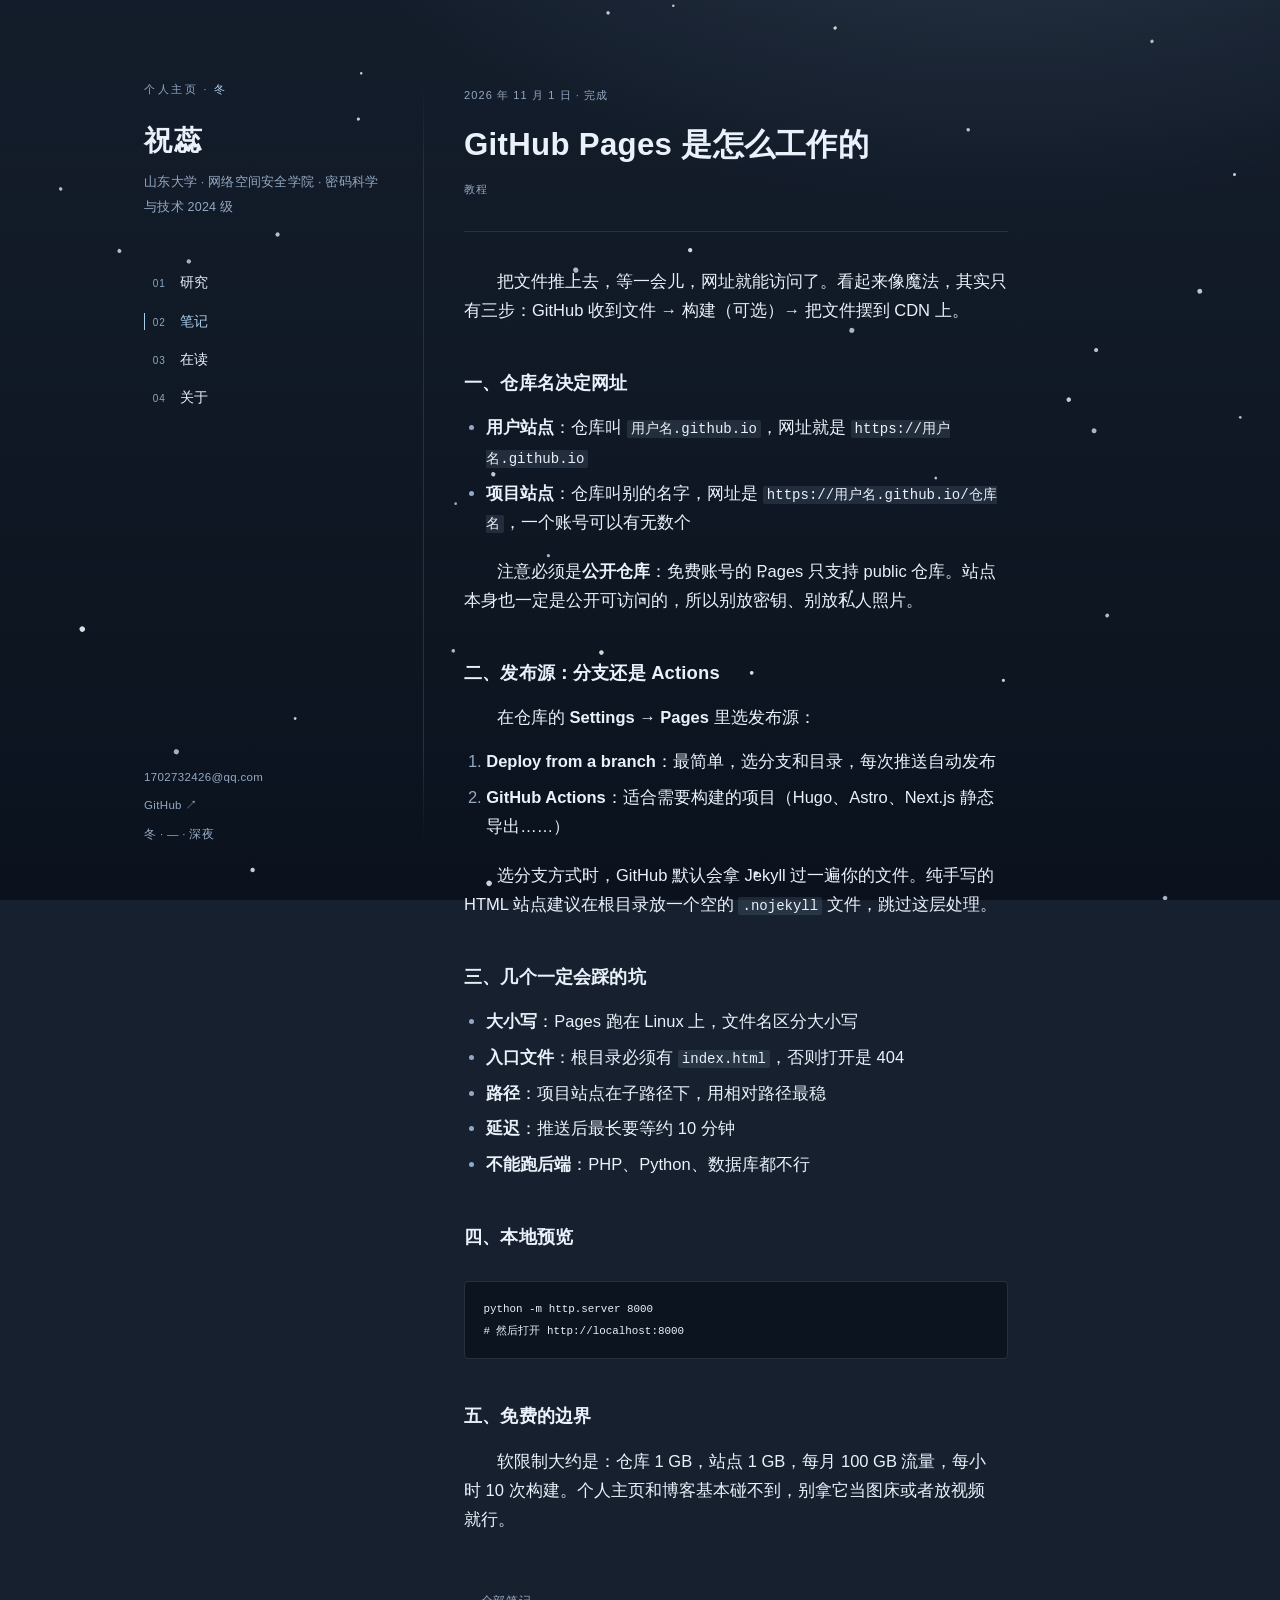
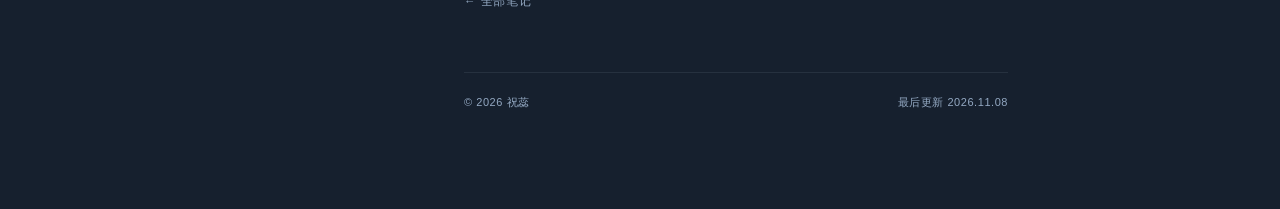
<file: notes/github-pages-notes.html>
<!doctype html>
<html lang="zh-CN">
<head>
<meta charset="utf-8">
<meta name="viewport" content="width=device-width, initial-scale=1">
<title>GitHub Pages 是怎么工作的 · 祝蕊</title>
<meta name="description" content="把一堆文件 push 上去，几分钟后就有了网址——中间发生了什么，以及怎么少踩坑。">
<meta name="theme-color" content="#fbfbfa">
<meta property="og:type" content="website">
<meta property="og:title" content="GitHub Pages 是怎么工作的 · 祝蕊">
<meta property="og:description" content="把一堆文件 push 上去，几分钟后就有了网址——中间发生了什么，以及怎么少踩坑。">
<link rel="canonical" href="https://imzhurui.github.io/notes/github-pages-notes.html">
<link rel="icon" href="data:image/svg+xml,%3Csvg xmlns='http://www.w3.org/2000/svg' viewBox='0 0 32 32'%3E%3Crect width='32' height='32' rx='4' fill='%236a5a9e'/%3E%3Ctext x='16' y='23' font-size='18' font-family='serif' fill='%23ffffff' text-anchor='middle'%3E%E7%A5%9D%3C/text%3E%3C/svg%3E">
<link rel="stylesheet" href="../assets/css/style.css?v=b0b24911">
<script>
  (function () {
    try {
      var mo = new Date().getMonth() + 1;
      var se = mo < 3 ? 'winter' : mo < 6 ? 'spring' : mo < 9 ? 'summer' : mo < 12 ? 'autumn' : 'winter';
      var savedSe = localStorage.getItem('season');
      if (savedSe && ['spring', 'summer', 'autumn', 'winter'].indexOf(savedSe) >= 0) se = savedSe;
      document.documentElement.dataset.season = se;
      var hh = new Date().getHours();
      document.documentElement.dataset.phase =
        (hh >= 6 && hh < 17) ? 'day' : (hh >= 17 && hh < 19) ? 'dusk' :
        (hh >= 19 && hh < 23) ? 'night' : 'late';
    } catch (e) {}
  })();
</script>
</head>
<body>
<a class="skip-link" href="#main">跳到正文</a>
<canvas id="leaves" aria-hidden="true"></canvas>
<div class="progress" aria-hidden="true"></div>
<div class="timeveil" aria-hidden="true"></div>
<div class="frame">
  <aside class="side">
    <div>
      <p class="kicker">个人主页</p>
      <p class="brand"><a href="../index.html">祝蕊</a></p>
      <p class="role">山东大学 · 网络空间安全学院 · 密码科学与技术 2024 级</p>
      <nav class="nav" aria-label="主导航">
      <a href="../research.html"><span>01</span>研究</a>
      <a href="../notes/index.html" aria-current="page"><span>02</span>笔记</a>
      <a href="../reading.html"><span>03</span>在读</a>
      <a href="../about.html"><span>04</span>关于</a>
      </nav>
    </div>
    <div class="side-foot">
      <a href="mailto:1702732426@qq.com">1702732426@qq.com</a>
      <a href="https://github.com/imzhurui" target="_blank" rel="noopener noreferrer">GitHub ↗</a>
      <button class="layers-toggle" type="button">氛围</button>
      <div class="layers-panel" hidden>
        <p class="layer-row"><span class="layer-key">季节</span>
          <button class="opt" type="button" data-layer="season" data-value="spring">春</button>
          <button class="opt" type="button" data-layer="season" data-value="summer">夏</button>
          <button class="opt" type="button" data-layer="season" data-value="autumn">秋</button>
          <button class="opt" type="button" data-layer="season" data-value="winter">冬</button>
        </p>
        <p class="layer-row"><span class="layer-key">昼夜</span>
          <button class="opt" type="button" data-layer="phase" data-value="day">白天</button>
          <button class="opt" type="button" data-layer="phase" data-value="dusk">黄昏</button>
          <button class="opt" type="button" data-layer="phase" data-value="night">夜间</button>
          <button class="opt" type="button" data-layer="phase" data-value="late">深夜</button>
        </p>
        <p class="layer-row"><span class="layer-key">天气</span>
          <button class="opt" type="button" data-layer="weather" data-value="sunny">晴</button>
          <button class="opt" type="button" data-layer="weather" data-value="cloudy">多云</button>
          <button class="opt" type="button" data-layer="weather" data-value="overcast">阴</button>
          <button class="opt" type="button" data-layer="weather" data-value="rain">雨</button>
          <button class="opt" type="button" data-layer="weather" data-value="snow">雪</button>
        </p>
        <button class="layer-auto" type="button">回到自动</button>
      </div>
    </div>
  </aside>
  <main class="main" id="main">
    <article>
      <header class="article-header">
        <p class="meta">2026 年 11 月 1 日 · 完成</p>
        <h1>GitHub Pages 是怎么工作的</h1>
        <p class="article-tags">教程</p>
      </header>
      <div class="prose">
<p>把文件推上去，等一会儿，网址就能访问了。看起来像魔法，其实只有三步：GitHub 收到文件 → 构建（可选）→ 把文件摆到 CDN 上。</p>
<h2>一、仓库名决定网址</h2>
<ul><li><strong>用户站点</strong>：仓库叫 <code>用户名.github.io</code>，网址就是 <code>https://用户名.github.io</code></li><li><strong>项目站点</strong>：仓库叫别的名字，网址是 <code>https://用户名.github.io/仓库名</code>，一个账号可以有无数个</li></ul>
<p>注意必须是<strong>公开仓库</strong>：免费账号的 Pages 只支持 public 仓库。站点本身也一定是公开可访问的，所以别放密钥、别放私人照片。</p>
<h2>二、发布源：分支还是 Actions</h2>
<p>在仓库的 <strong>Settings → Pages</strong> 里选发布源：</p>
<ol><li><strong>Deploy from a branch</strong>：最简单，选分支和目录，每次推送自动发布</li><li><strong>GitHub Actions</strong>：适合需要构建的项目（Hugo、Astro、Next.js 静态导出……）</li></ol>
<p>选分支方式时，GitHub 默认会拿 Jekyll 过一遍你的文件。纯手写的 HTML 站点建议在根目录放一个空的 <code>.nojekyll</code> 文件，跳过这层处理。</p>
<h2>三、几个一定会踩的坑</h2>
<ul><li><strong>大小写</strong>：Pages 跑在 Linux 上，文件名区分大小写</li><li><strong>入口文件</strong>：根目录必须有 <code>index.html</code>，否则打开是 404</li><li><strong>路径</strong>：项目站点在子路径下，用相对路径最稳</li><li><strong>延迟</strong>：推送后最长要等约 10 分钟</li><li><strong>不能跑后端</strong>：PHP、Python、数据库都不行</li></ul>
<h2>四、本地预览</h2>
<pre><code>python -m http.server 8000
# 然后打开 http://localhost:8000</code></pre>
<h2>五、免费的边界</h2>
<p>软限制大约是：仓库 1 GB，站点 1 GB，每月 100 GB 流量，每小时 10 次构建。个人主页和博客基本碰不到，别拿它当图床或者放视频就行。</p>
      </div>
      <a class="back" href="index.html">← 全部笔记</a>
    </article>
    <footer class="foot">
      <p>© <span id="year">2026</span> 祝蕊</p>
      <p>最后更新 2026.11.08</p>
    </footer>
  </main>
</div>
<script src="../assets/js/main.js?v=b0b24911"></script>
<script src="../assets/js/weather.js?v=b0b24911"></script>
<script src="../assets/js/daynight.js?v=b0b24911"></script>
<script src="../assets/js/leaves.js?v=b0b24911"></script>
<script defer src="https://busuanzi.ibruce.info/busuanzi/2.3/busuanzi.pure.mini.js"></script>
</body>
</html>
</file>
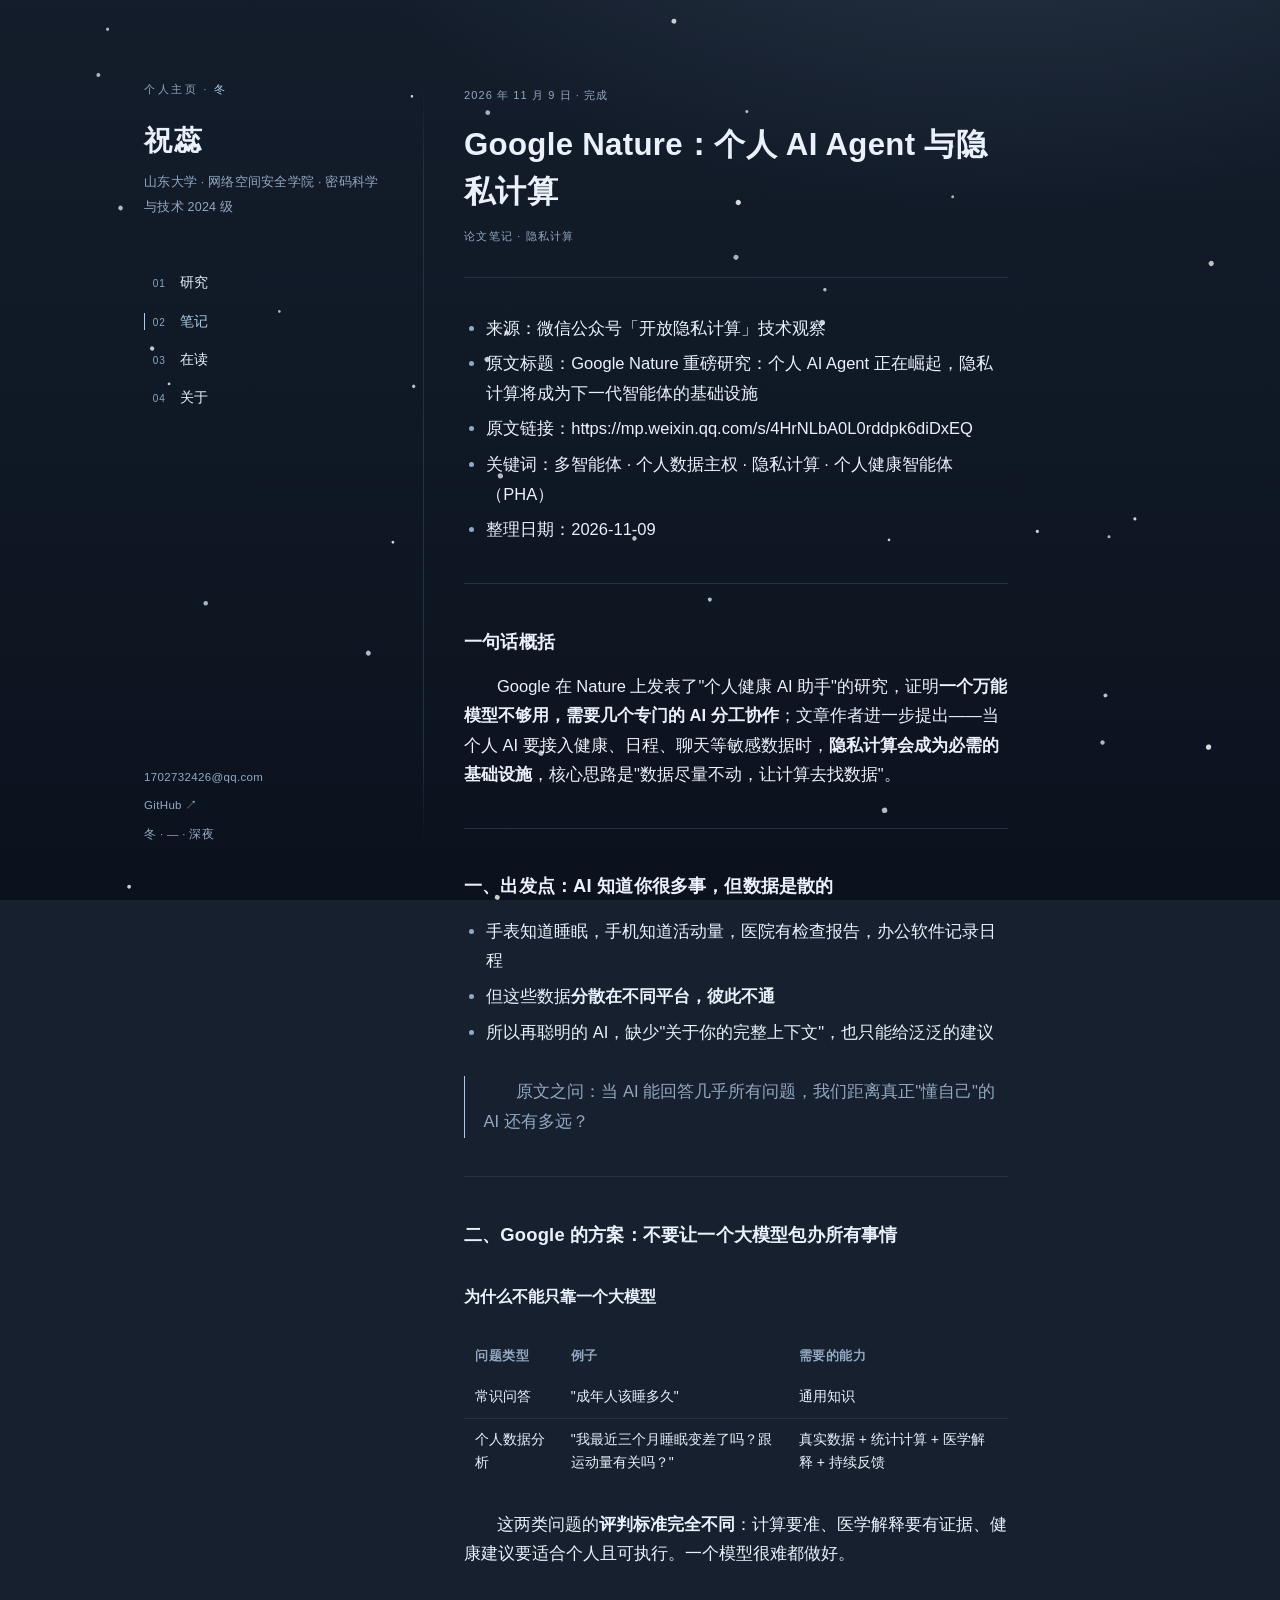
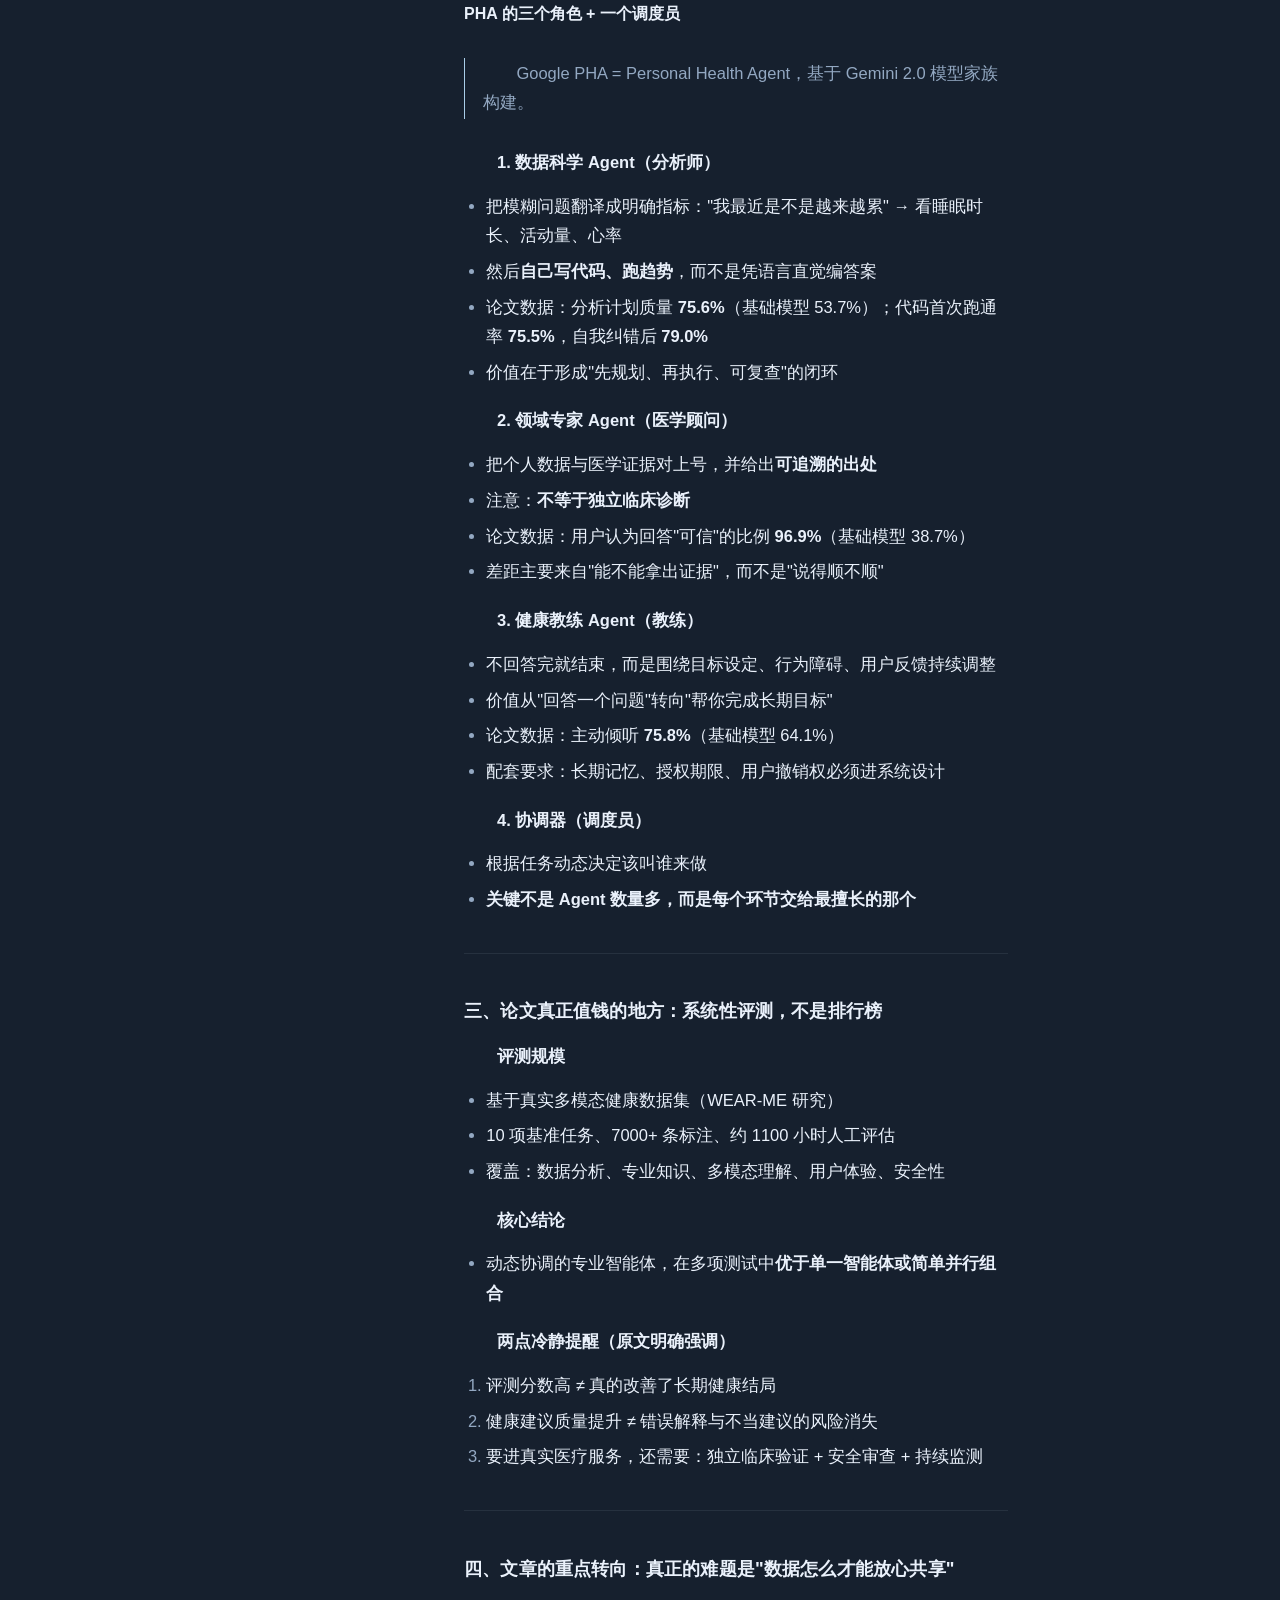
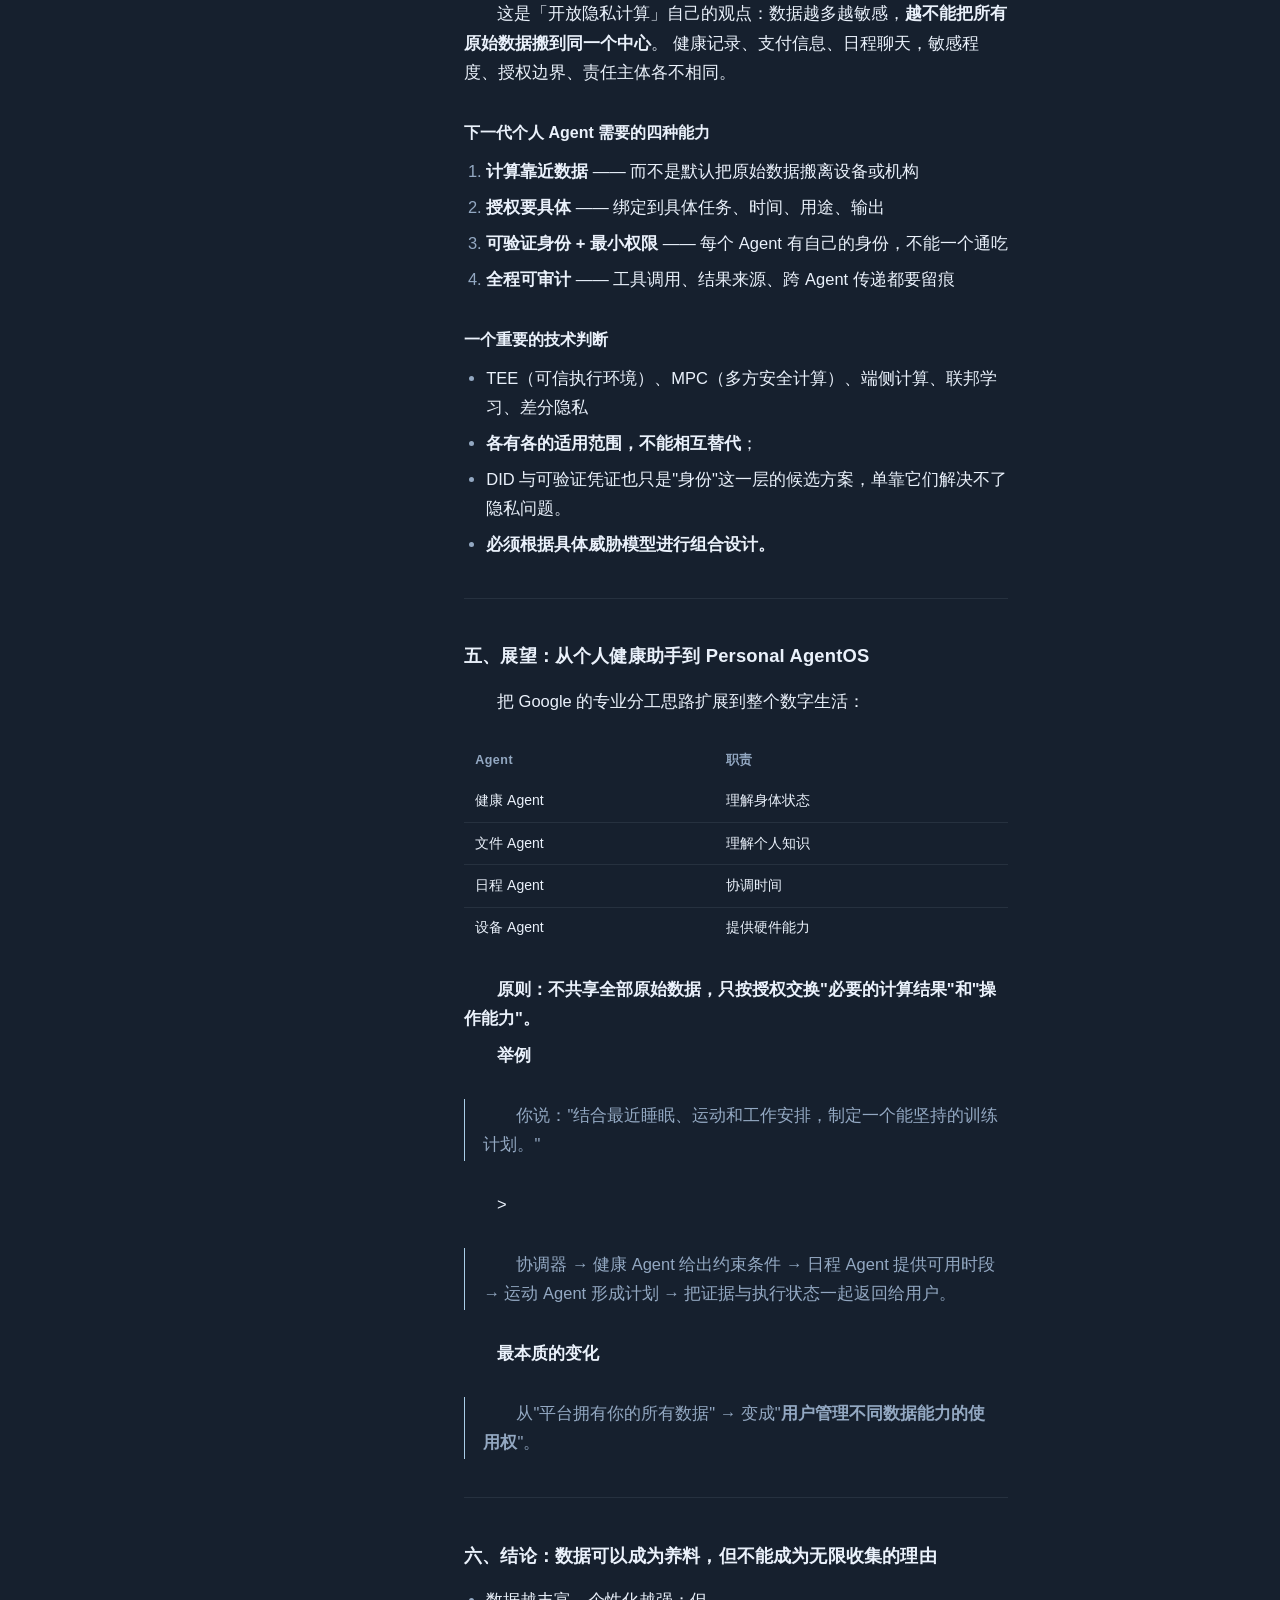
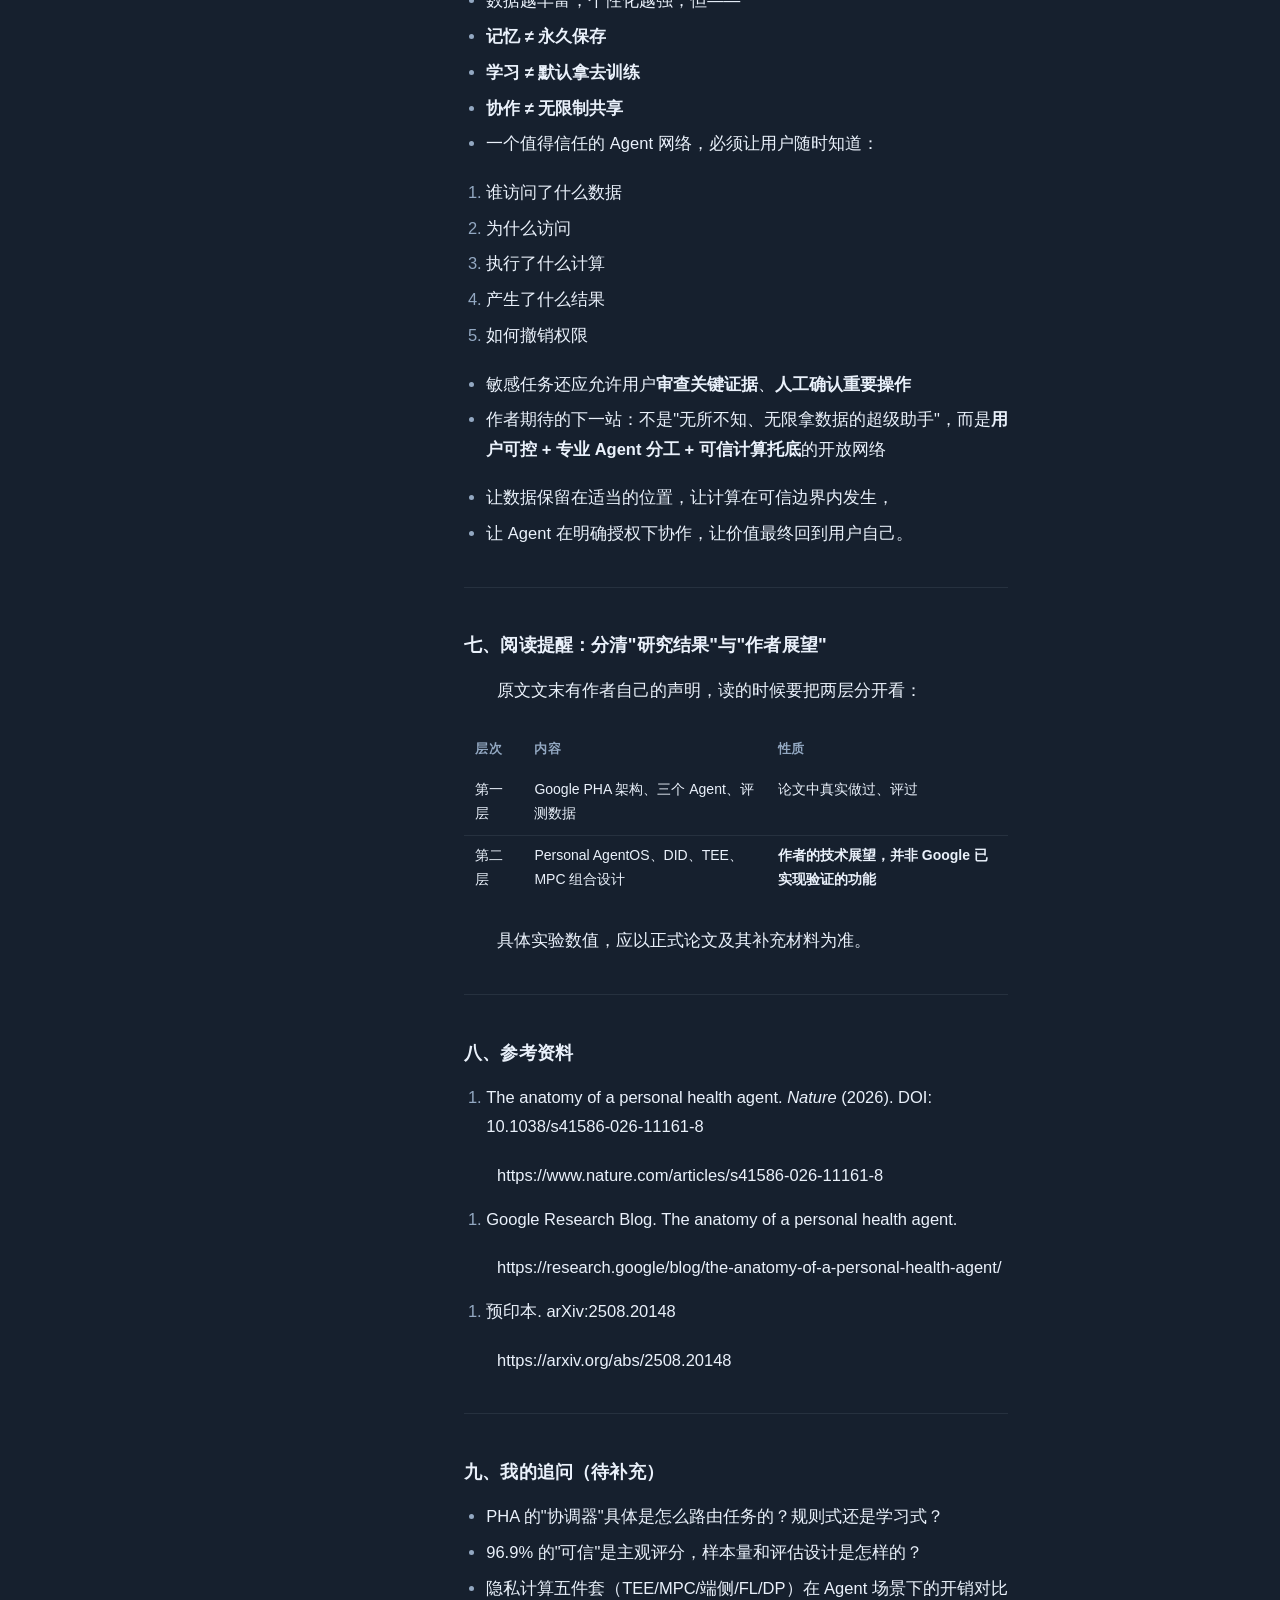
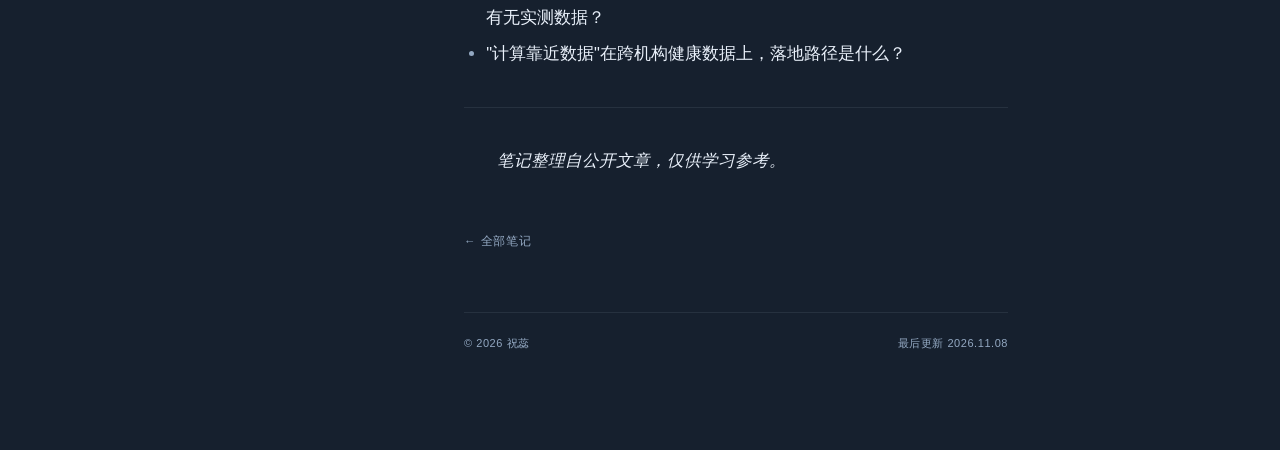
<file: notes/google-pha-agent.html>
<!doctype html>
<html lang="zh-CN">
<head>
<meta charset="utf-8">
<meta name="viewport" content="width=device-width, initial-scale=1">
<title>Google Nature：个人 AI Agent 与隐私计算 · 祝蕊</title>
<meta name="description" content="一个模型不够用，要几个专业 Agent 分工；作者进一步论证：隐私计算是下一代个人智能体的基础设施，但 TEE 与密码学不能互相替代。">
<meta name="theme-color" content="#fbfbfa">
<meta property="og:type" content="website">
<meta property="og:title" content="Google Nature：个人 AI Agent 与隐私计算 · 祝蕊">
<meta property="og:description" content="一个模型不够用，要几个专业 Agent 分工；作者进一步论证：隐私计算是下一代个人智能体的基础设施，但 TEE 与密码学不能互相替代。">
<link rel="canonical" href="https://imzhurui.github.io/notes/google-pha-agent.html">
<link rel="icon" href="data:image/svg+xml,%3Csvg xmlns='http://www.w3.org/2000/svg' viewBox='0 0 32 32'%3E%3Crect width='32' height='32' rx='4' fill='%236a5a9e'/%3E%3Ctext x='16' y='23' font-size='18' font-family='serif' fill='%23ffffff' text-anchor='middle'%3E%E7%A5%9D%3C/text%3E%3C/svg%3E">
<link rel="stylesheet" href="../assets/css/style.css?v=b0b24911">
<script>
  (function () {
    try {
      var mo = new Date().getMonth() + 1;
      var se = mo < 3 ? 'winter' : mo < 6 ? 'spring' : mo < 9 ? 'summer' : mo < 12 ? 'autumn' : 'winter';
      var savedSe = localStorage.getItem('season');
      if (savedSe && ['spring', 'summer', 'autumn', 'winter'].indexOf(savedSe) >= 0) se = savedSe;
      document.documentElement.dataset.season = se;
      var hh = new Date().getHours();
      document.documentElement.dataset.phase =
        (hh >= 6 && hh < 17) ? 'day' : (hh >= 17 && hh < 19) ? 'dusk' :
        (hh >= 19 && hh < 23) ? 'night' : 'late';
    } catch (e) {}
  })();
</script>
</head>
<body>
<a class="skip-link" href="#main">跳到正文</a>
<canvas id="leaves" aria-hidden="true"></canvas>
<div class="progress" aria-hidden="true"></div>
<div class="timeveil" aria-hidden="true"></div>
<div class="frame">
  <aside class="side">
    <div>
      <p class="kicker">个人主页</p>
      <p class="brand"><a href="../index.html">祝蕊</a></p>
      <p class="role">山东大学 · 网络空间安全学院 · 密码科学与技术 2024 级</p>
      <nav class="nav" aria-label="主导航">
      <a href="../research.html"><span>01</span>研究</a>
      <a href="../notes/index.html" aria-current="page"><span>02</span>笔记</a>
      <a href="../reading.html"><span>03</span>在读</a>
      <a href="../about.html"><span>04</span>关于</a>
      </nav>
    </div>
    <div class="side-foot">
      <a href="mailto:1702732426@qq.com">1702732426@qq.com</a>
      <a href="https://github.com/imzhurui" target="_blank" rel="noopener noreferrer">GitHub ↗</a>
      <button class="layers-toggle" type="button">氛围</button>
      <div class="layers-panel" hidden>
        <p class="layer-row"><span class="layer-key">季节</span>
          <button class="opt" type="button" data-layer="season" data-value="spring">春</button>
          <button class="opt" type="button" data-layer="season" data-value="summer">夏</button>
          <button class="opt" type="button" data-layer="season" data-value="autumn">秋</button>
          <button class="opt" type="button" data-layer="season" data-value="winter">冬</button>
        </p>
        <p class="layer-row"><span class="layer-key">昼夜</span>
          <button class="opt" type="button" data-layer="phase" data-value="day">白天</button>
          <button class="opt" type="button" data-layer="phase" data-value="dusk">黄昏</button>
          <button class="opt" type="button" data-layer="phase" data-value="night">夜间</button>
          <button class="opt" type="button" data-layer="phase" data-value="late">深夜</button>
        </p>
        <p class="layer-row"><span class="layer-key">天气</span>
          <button class="opt" type="button" data-layer="weather" data-value="sunny">晴</button>
          <button class="opt" type="button" data-layer="weather" data-value="cloudy">多云</button>
          <button class="opt" type="button" data-layer="weather" data-value="overcast">阴</button>
          <button class="opt" type="button" data-layer="weather" data-value="rain">雨</button>
          <button class="opt" type="button" data-layer="weather" data-value="snow">雪</button>
        </p>
        <button class="layer-auto" type="button">回到自动</button>
      </div>
    </div>
  </aside>
  <main class="main" id="main">
    <article>
      <header class="article-header">
        <p class="meta">2026 年 11 月 9 日 · 完成</p>
        <h1>Google Nature：个人 AI Agent 与隐私计算</h1>
        <p class="article-tags">论文笔记 · 隐私计算</p>
      </header>
      <div class="prose">
<ul><li>来源：微信公众号「开放隐私计算」技术观察</li><li>原文标题：Google Nature 重磅研究：个人 AI Agent 正在崛起，隐私计算将成为下一代智能体的基础设施</li><li>原文链接：https://mp.weixin.qq.com/s/4HrNLbA0L0rddpk6diDxEQ</li><li>关键词：多智能体 · 个人数据主权 · 隐私计算 · 个人健康智能体（PHA）</li><li>整理日期：2026-11-09</li></ul>
<hr>
<h2>一句话概括</h2>
<p>Google 在 Nature 上发表了"个人健康 AI 助手"的研究，证明<strong>一个万能模型不够用，需要几个专门的 AI 分工协作</strong>；文章作者进一步提出——当个人 AI 要接入健康、日程、聊天等敏感数据时，<strong>隐私计算会成为必需的基础设施</strong>，核心思路是"数据尽量不动，让计算去找数据"。</p>
<hr>
<h2>一、出发点：AI 知道你很多事，但数据是散的</h2>
<ul><li>手表知道睡眠，手机知道活动量，医院有检查报告，办公软件记录日程</li><li>但这些数据<strong>分散在不同平台，彼此不通</strong></li><li>所以再聪明的 AI，缺少"关于你的完整上下文"，也只能给泛泛的建议</li></ul>
<blockquote><p>原文之问：当 AI 能回答几乎所有问题，我们距离真正"懂自己"的 AI 还有多远？</p></blockquote>
<hr>
<h2>二、Google 的方案：不要让一个大模型包办所有事情</h2>
<h3>为什么不能只靠一个大模型</h3>
<div class="table-wrap"><table><thead><tr><th>问题类型</th><th>例子</th><th>需要的能力</th></tr></thead><tbody><tr><td>常识问答</td><td>"成年人该睡多久"</td><td>通用知识</td></tr><tr><td>个人数据分析</td><td>"我最近三个月睡眠变差了吗？跟运动量有关吗？"</td><td>真实数据 + 统计计算 + 医学解释 + 持续反馈</td></tr></tbody></table></div>
<p>这两类问题的<strong>评判标准完全不同</strong>：计算要准、医学解释要有证据、健康建议要适合个人且可执行。一个模型很难都做好。</p>
<h3>PHA 的三个角色 + 一个调度员</h3>
<blockquote><p>Google PHA = Personal Health Agent，基于 Gemini 2.0 模型家族构建。</p></blockquote>
<p><strong>1. 数据科学 Agent（分析师）</strong></p>
<ul><li>把模糊问题翻译成明确指标："我最近是不是越来越累" → 看睡眠时长、活动量、心率</li><li>然后<strong>自己写代码、跑趋势</strong>，而不是凭语言直觉编答案</li><li>论文数据：分析计划质量 <strong>75.6%</strong>（基础模型 53.7%）；代码首次跑通率 <strong>75.5%</strong>，自我纠错后 <strong>79.0%</strong></li><li>价值在于形成"先规划、再执行、可复查"的闭环</li></ul>
<p><strong>2. 领域专家 Agent（医学顾问）</strong></p>
<ul><li>把个人数据与医学证据对上号，并给出<strong>可追溯的出处</strong></li><li>注意：<strong>不等于独立临床诊断</strong></li><li>论文数据：用户认为回答"可信"的比例 <strong>96.9%</strong>（基础模型 38.7%）</li><li>差距主要来自"能不能拿出证据"，而不是"说得顺不顺"</li></ul>
<p><strong>3. 健康教练 Agent（教练）</strong></p>
<ul><li>不回答完就结束，而是围绕目标设定、行为障碍、用户反馈持续调整</li><li>价值从"回答一个问题"转向"帮你完成长期目标"</li><li>论文数据：主动倾听 <strong>75.8%</strong>（基础模型 64.1%）</li><li>配套要求：长期记忆、授权期限、用户撤销权必须进系统设计</li></ul>
<p><strong>4. 协调器（调度员）</strong></p>
<ul><li>根据任务动态决定该叫谁来做</li><li><strong>关键不是 Agent 数量多，而是每个环节交给最擅长的那个</strong></li></ul>
<hr>
<h2>三、论文真正值钱的地方：系统性评测，不是排行榜</h2>
<p><strong>评测规模</strong></p>
<ul><li>基于真实多模态健康数据集（WEAR-ME 研究）</li><li>10 项基准任务、7000+ 条标注、约 1100 小时人工评估</li><li>覆盖：数据分析、专业知识、多模态理解、用户体验、安全性</li></ul>
<p><strong>核心结论</strong></p>
<ul><li>动态协调的专业智能体，在多项测试中<strong>优于单一智能体或简单并行组合</strong></li></ul>
<p><strong>两点冷静提醒（原文明确强调）</strong></p>
<ol><li>评测分数高 ≠ 真的改善了长期健康结局</li><li>健康建议质量提升 ≠ 错误解释与不当建议的风险消失</li><li>要进真实医疗服务，还需要：独立临床验证 + 安全审查 + 持续监测</li></ol>
<hr>
<h2>四、文章的重点转向：真正的难题是"数据怎么才能放心共享"</h2>
<p>这是「开放隐私计算」自己的观点：数据越多越敏感，<strong>越不能把所有原始数据搬到同一个中心</strong>。 健康记录、支付信息、日程聊天，敏感程度、授权边界、责任主体各不相同。</p>
<h3>下一代个人 Agent 需要的四种能力</h3>
<ol><li><strong>计算靠近数据</strong> —— 而不是默认把原始数据搬离设备或机构</li><li><strong>授权要具体</strong> —— 绑定到具体任务、时间、用途、输出</li><li><strong>可验证身份 + 最小权限</strong> —— 每个 Agent 有自己的身份，不能一个通吃</li><li><strong>全程可审计</strong> —— 工具调用、结果来源、跨 Agent 传递都要留痕</li></ol>
<h3>一个重要的技术判断</h3>
<ul><li>TEE（可信执行环境）、MPC（多方安全计算）、端侧计算、联邦学习、差分隐私</li><li><strong>各有各的适用范围，不能相互替代</strong>；</li><li>DID 与可验证凭证也只是"身份"这一层的候选方案，单靠它们解决不了隐私问题。</li><li><strong>必须根据具体威胁模型进行组合设计。</strong></li></ul>
<hr>
<h2>五、展望：从个人健康助手到 Personal AgentOS</h2>
<p>把 Google 的专业分工思路扩展到整个数字生活：</p>
<div class="table-wrap"><table><thead><tr><th>Agent</th><th>职责</th></tr></thead><tbody><tr><td>健康 Agent</td><td>理解身体状态</td></tr><tr><td>文件 Agent</td><td>理解个人知识</td></tr><tr><td>日程 Agent</td><td>协调时间</td></tr><tr><td>设备 Agent</td><td>提供硬件能力</td></tr></tbody></table></div>
<p><strong>原则：不共享全部原始数据，只按授权交换"必要的计算结果"和"操作能力"。</strong></p>
<p><strong>举例</strong></p>
<blockquote><p>你说："结合最近睡眠、运动和工作安排，制定一个能坚持的训练计划。"</p></blockquote>
<p>&gt;</p>
<blockquote><p>协调器 → 健康 Agent 给出约束条件 → 日程 Agent 提供可用时段 → 运动 Agent 形成计划 → 把证据与执行状态一起返回给用户。</p></blockquote>
<p><strong>最本质的变化</strong></p>
<blockquote><p>从"平台拥有你的所有数据" → 变成"<strong>用户管理不同数据能力的使用权</strong>"。</p></blockquote>
<hr>
<h2>六、结论：数据可以成为养料，但不能成为无限收集的理由</h2>
<ul><li>数据越丰富，个性化越强；但——</li><li><strong>记忆 ≠ 永久保存</strong></li><li><strong>学习 ≠ 默认拿去训练</strong></li><li><strong>协作 ≠ 无限制共享</strong></li><li>一个值得信任的 Agent 网络，必须让用户随时知道：</li></ul>
<ol><li>谁访问了什么数据</li><li>为什么访问</li><li>执行了什么计算</li><li>产生了什么结果</li><li>如何撤销权限</li></ol>
<ul><li>敏感任务还应允许用户<strong>审查关键证据</strong>、<strong>人工确认重要操作</strong></li><li>作者期待的下一站：不是"无所不知、无限拿数据的超级助手"，而是<strong>用户可控 + 专业 Agent 分工 + 可信计算托底</strong>的开放网络</li></ul>
<ul><li>让数据保留在适当的位置，让计算在可信边界内发生，</li><li>让 Agent 在明确授权下协作，让价值最终回到用户自己。</li></ul>
<hr>
<h2>七、阅读提醒：分清"研究结果"与"作者展望"</h2>
<p>原文文末有作者自己的声明，读的时候要把两层分开看：</p>
<div class="table-wrap"><table><thead><tr><th>层次</th><th>内容</th><th>性质</th></tr></thead><tbody><tr><td>第一层</td><td>Google PHA 架构、三个 Agent、评测数据</td><td>论文中真实做过、评过</td></tr><tr><td>第二层</td><td>Personal AgentOS、DID、TEE、MPC 组合设计</td><td><strong>作者的技术展望，并非 Google 已实现验证的功能</strong></td></tr></tbody></table></div>
<p>具体实验数值，应以正式论文及其补充材料为准。</p>
<hr>
<h2>八、参考资料</h2>
<ol><li>The anatomy of a personal health agent. <em>Nature</em> (2026). DOI: 10.1038/s41586-026-11161-8</li></ol>
<p>https://www.nature.com/articles/s41586-026-11161-8</p>
<ol><li>Google Research Blog. The anatomy of a personal health agent.</li></ol>
<p>https://research.google/blog/the-anatomy-of-a-personal-health-agent/</p>
<ol><li>预印本. arXiv:2508.20148</li></ol>
<p>https://arxiv.org/abs/2508.20148</p>
<hr>
<h2>九、我的追问（待补充）</h2>
<ul><li>PHA 的"协调器"具体是怎么路由任务的？规则式还是学习式？</li><li>96.9% 的"可信"是主观评分，样本量和评估设计是怎样的？</li><li>隐私计算五件套（TEE/MPC/端侧/FL/DP）在 Agent 场景下的开销对比有无实测数据？</li><li>"计算靠近数据"在跨机构健康数据上，落地路径是什么？</li></ul>
<hr>
<p><em>笔记整理自公开文章，仅供学习参考。</em></p>
      </div>
      <a class="back" href="index.html">← 全部笔记</a>
    </article>
    <footer class="foot">
      <p>© <span id="year">2026</span> 祝蕊</p>
      <p>最后更新 2026.11.08</p>
    </footer>
  </main>
</div>
<script src="../assets/js/main.js?v=b0b24911"></script>
<script src="../assets/js/weather.js?v=b0b24911"></script>
<script src="../assets/js/daynight.js?v=b0b24911"></script>
<script src="../assets/js/leaves.js?v=b0b24911"></script>
<script defer src="https://busuanzi.ibruce.info/busuanzi/2.3/busuanzi.pure.mini.js"></script>
</body>
</html>
</file>
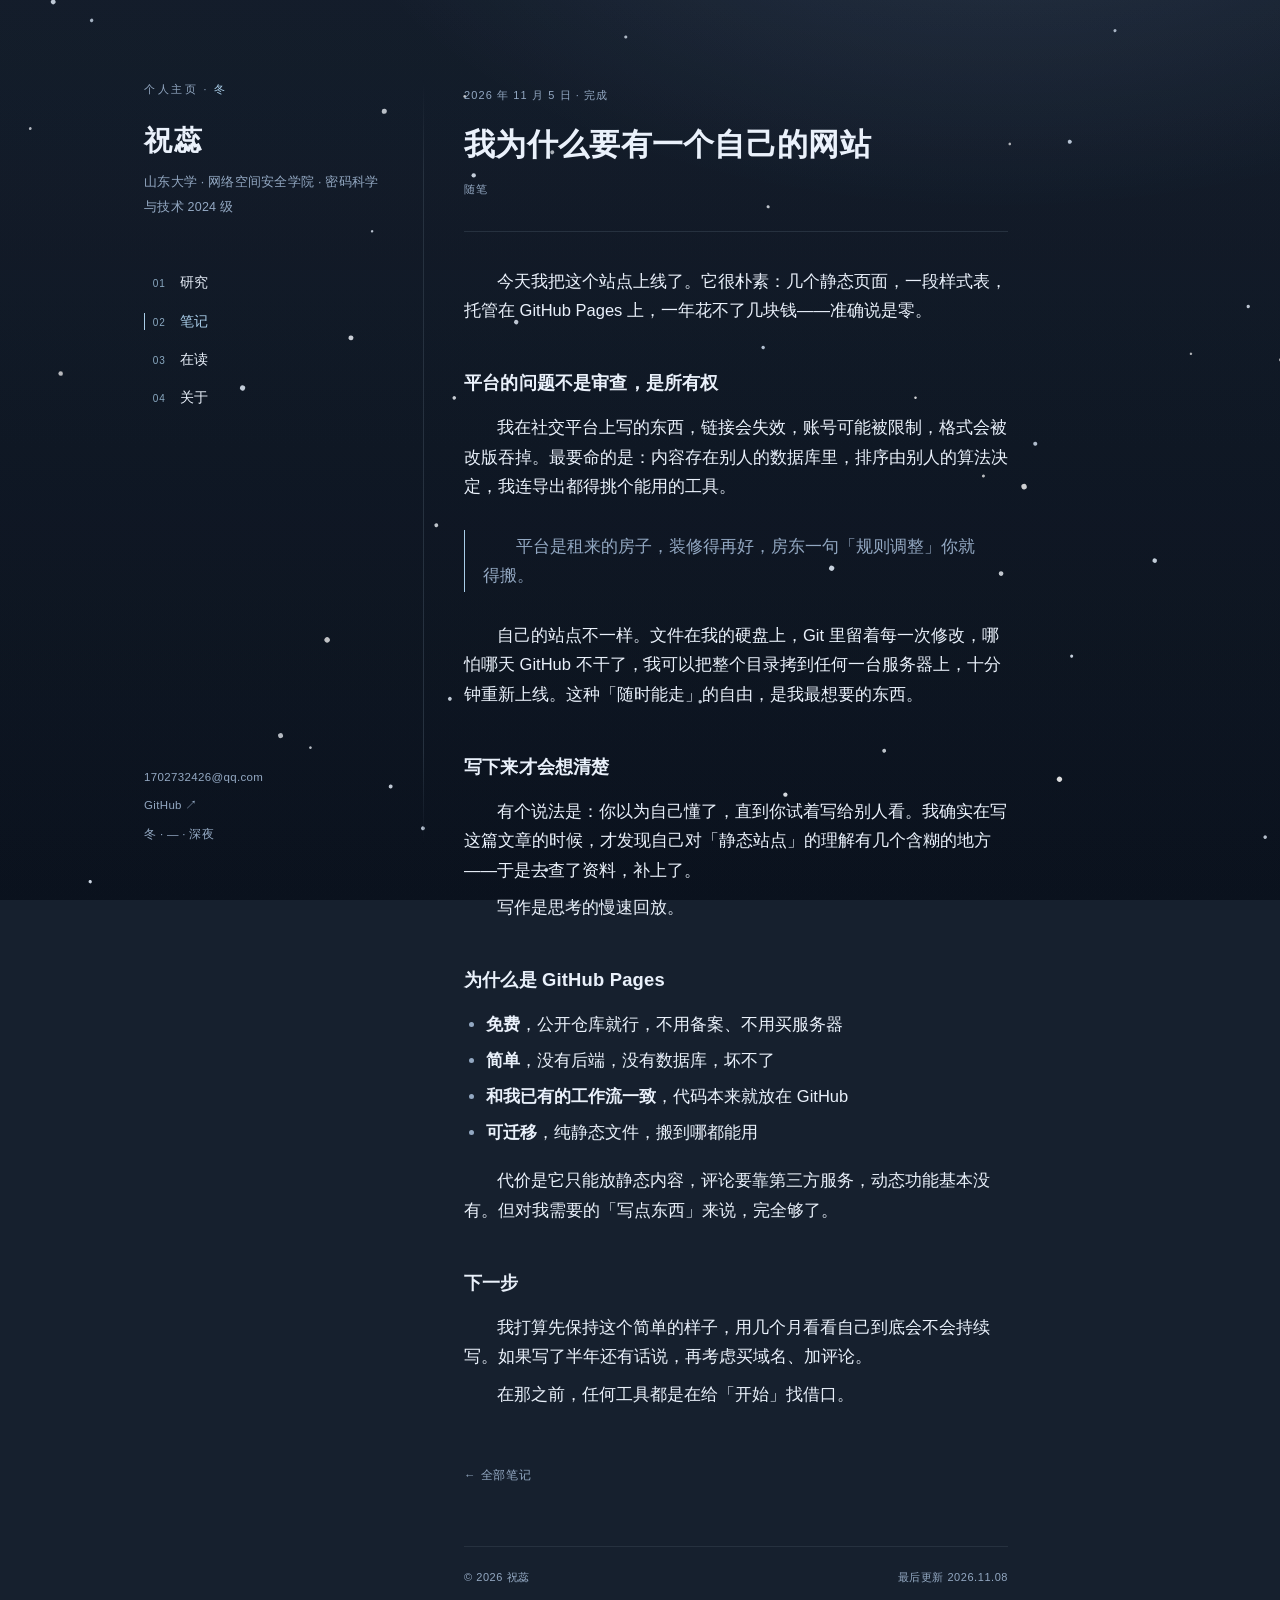
<file: notes/hello-world.html>
<!doctype html>
<html lang="zh-CN">
<head>
<meta charset="utf-8">
<meta name="viewport" content="width=device-width, initial-scale=1">
<title>我为什么要有一个自己的网站 · 祝蕊</title>
<meta name="description" content="社交平台上的内容属于平台，只有自己的域名和仓库才是自己的。这篇写我决定动手的原因。">
<meta name="theme-color" content="#fbfbfa">
<meta property="og:type" content="website">
<meta property="og:title" content="我为什么要有一个自己的网站 · 祝蕊">
<meta property="og:description" content="社交平台上的内容属于平台，只有自己的域名和仓库才是自己的。这篇写我决定动手的原因。">
<link rel="canonical" href="https://imzhurui.github.io/notes/hello-world.html">
<link rel="icon" href="data:image/svg+xml,%3Csvg xmlns='http://www.w3.org/2000/svg' viewBox='0 0 32 32'%3E%3Crect width='32' height='32' rx='4' fill='%236a5a9e'/%3E%3Ctext x='16' y='23' font-size='18' font-family='serif' fill='%23ffffff' text-anchor='middle'%3E%E7%A5%9D%3C/text%3E%3C/svg%3E">
<link rel="stylesheet" href="../assets/css/style.css?v=b0b24911">
<script>
  (function () {
    try {
      var mo = new Date().getMonth() + 1;
      var se = mo < 3 ? 'winter' : mo < 6 ? 'spring' : mo < 9 ? 'summer' : mo < 12 ? 'autumn' : 'winter';
      var savedSe = localStorage.getItem('season');
      if (savedSe && ['spring', 'summer', 'autumn', 'winter'].indexOf(savedSe) >= 0) se = savedSe;
      document.documentElement.dataset.season = se;
      var hh = new Date().getHours();
      document.documentElement.dataset.phase =
        (hh >= 6 && hh < 17) ? 'day' : (hh >= 17 && hh < 19) ? 'dusk' :
        (hh >= 19 && hh < 23) ? 'night' : 'late';
    } catch (e) {}
  })();
</script>
</head>
<body>
<a class="skip-link" href="#main">跳到正文</a>
<canvas id="leaves" aria-hidden="true"></canvas>
<div class="progress" aria-hidden="true"></div>
<div class="timeveil" aria-hidden="true"></div>
<div class="frame">
  <aside class="side">
    <div>
      <p class="kicker">个人主页</p>
      <p class="brand"><a href="../index.html">祝蕊</a></p>
      <p class="role">山东大学 · 网络空间安全学院 · 密码科学与技术 2024 级</p>
      <nav class="nav" aria-label="主导航">
      <a href="../research.html"><span>01</span>研究</a>
      <a href="../notes/index.html" aria-current="page"><span>02</span>笔记</a>
      <a href="../reading.html"><span>03</span>在读</a>
      <a href="../about.html"><span>04</span>关于</a>
      </nav>
    </div>
    <div class="side-foot">
      <a href="mailto:1702732426@qq.com">1702732426@qq.com</a>
      <a href="https://github.com/imzhurui" target="_blank" rel="noopener noreferrer">GitHub ↗</a>
      <button class="layers-toggle" type="button">氛围</button>
      <div class="layers-panel" hidden>
        <p class="layer-row"><span class="layer-key">季节</span>
          <button class="opt" type="button" data-layer="season" data-value="spring">春</button>
          <button class="opt" type="button" data-layer="season" data-value="summer">夏</button>
          <button class="opt" type="button" data-layer="season" data-value="autumn">秋</button>
          <button class="opt" type="button" data-layer="season" data-value="winter">冬</button>
        </p>
        <p class="layer-row"><span class="layer-key">昼夜</span>
          <button class="opt" type="button" data-layer="phase" data-value="day">白天</button>
          <button class="opt" type="button" data-layer="phase" data-value="dusk">黄昏</button>
          <button class="opt" type="button" data-layer="phase" data-value="night">夜间</button>
          <button class="opt" type="button" data-layer="phase" data-value="late">深夜</button>
        </p>
        <p class="layer-row"><span class="layer-key">天气</span>
          <button class="opt" type="button" data-layer="weather" data-value="sunny">晴</button>
          <button class="opt" type="button" data-layer="weather" data-value="cloudy">多云</button>
          <button class="opt" type="button" data-layer="weather" data-value="overcast">阴</button>
          <button class="opt" type="button" data-layer="weather" data-value="rain">雨</button>
          <button class="opt" type="button" data-layer="weather" data-value="snow">雪</button>
        </p>
        <button class="layer-auto" type="button">回到自动</button>
      </div>
    </div>
  </aside>
  <main class="main" id="main">
    <article>
      <header class="article-header">
        <p class="meta">2026 年 11 月 5 日 · 完成</p>
        <h1>我为什么要有一个自己的网站</h1>
        <p class="article-tags">随笔</p>
      </header>
      <div class="prose">
<p>今天我把这个站点上线了。它很朴素：几个静态页面，一段样式表，托管在 GitHub Pages 上，一年花不了几块钱——准确说是零。</p>
<h2>平台的问题不是审查，是所有权</h2>
<p>我在社交平台上写的东西，链接会失效，账号可能被限制，格式会被改版吞掉。最要命的是：内容存在别人的数据库里，排序由别人的算法决定，我连导出都得挑个能用的工具。</p>
<blockquote><p>平台是租来的房子，装修得再好，房东一句「规则调整」你就得搬。</p></blockquote>
<p>自己的站点不一样。文件在我的硬盘上，Git 里留着每一次修改，哪怕哪天 GitHub 不干了，我可以把整个目录拷到任何一台服务器上，十分钟重新上线。这种「随时能走」的自由，是我最想要的东西。</p>
<h2>写下来才会想清楚</h2>
<p>有个说法是：你以为自己懂了，直到你试着写给别人看。我确实在写这篇文章的时候，才发现自己对「静态站点」的理解有几个含糊的地方——于是去查了资料，补上了。</p>
<p>写作是思考的慢速回放。</p>
<h2>为什么是 GitHub Pages</h2>
<ul><li><strong>免费</strong>，公开仓库就行，不用备案、不用买服务器</li><li><strong>简单</strong>，没有后端，没有数据库，坏不了</li><li><strong>和我已有的工作流一致</strong>，代码本来就放在 GitHub</li><li><strong>可迁移</strong>，纯静态文件，搬到哪都能用</li></ul>
<p>代价是它只能放静态内容，评论要靠第三方服务，动态功能基本没有。但对我需要的「写点东西」来说，完全够了。</p>
<h2>下一步</h2>
<p>我打算先保持这个简单的样子，用几个月看看自己到底会不会持续写。如果写了半年还有话说，再考虑买域名、加评论。</p>
<p>在那之前，任何工具都是在给「开始」找借口。</p>
      </div>
      <a class="back" href="index.html">← 全部笔记</a>
    </article>
    <footer class="foot">
      <p>© <span id="year">2026</span> 祝蕊</p>
      <p>最后更新 2026.11.08</p>
    </footer>
  </main>
</div>
<script src="../assets/js/main.js?v=b0b24911"></script>
<script src="../assets/js/weather.js?v=b0b24911"></script>
<script src="../assets/js/daynight.js?v=b0b24911"></script>
<script src="../assets/js/leaves.js?v=b0b24911"></script>
<script defer src="https://busuanzi.ibruce.info/busuanzi/2.3/busuanzi.pure.mini.js"></script>
</body>
</html>
</file>
<file: assets/css/style.css>
/* ===========================================================
   杂志式双栏 · 克制版
   近白纸底、单一强调色、细线、克制的动效。
   四季只换强调色和一点点顶部薄雾。
   =========================================================== */

:root {
  --paper: #fbfbfa;
  --paper-2: #f5f5f3;
  --ink: #17181a;
  --muted: #71767f;
  --rule: #e7e7e3;
  --accent: #6a5a9e;
  --accent-soft: rgba(106, 90, 158, 0.07);
  --wash: rgba(106, 90, 158, 0.05);
  --font: -apple-system, BlinkMacSystemFont, "Segoe UI", "PingFang SC",
    "Hiragino Sans GB", "Microsoft YaHei", "Noto Sans SC", sans-serif;
  --side: 15rem;
  --gap: 5rem;
  --measure: 34rem;
  color-scheme: light;
}

/* ---------------- 四季 × 昼夜 ----------------
   每个季节都有白天和夜里两套底色，由青岛时间切换 */

/* 春 · 白天 */
[data-season="spring"] {
  --paper: #fdfbfc;
  --paper-2: #f7f4f6;
  --ink: #1a1a1f;
  --muted: #72747c;
  --rule: #eae4e9;
  --accent: #a8557a;
  --accent-soft: rgba(168, 85, 122, 0.08);
  --wash: rgba(240, 160, 190, 0.10);
}

/* 夏 · 白天 */
[data-season="summer"] {
  --paper: #f3fbfa;
  --paper-2: #e8f5f3;
  --ink: #16211f;
  --muted: #6b7876;
  --rule: #d9e9e6;
  --accent: #2f8f7a;
  --accent-soft: rgba(47, 143, 122, 0.08);
  --wash: rgba(110, 205, 185, 0.20);
}

/* 秋 · 白天 */
[data-season="autumn"] {
  --paper: #f8f2ea;
  --paper-2: #f0e5d9;
  --ink: #211c18;
  --muted: #7b6f64;
  --rule: #e8dbcd;
  --accent: #a2664a;
  --accent-soft: rgba(162, 102, 74, 0.08);
  --wash: rgba(232, 168, 116, 0.22);
}

/* 冬 · 白天 */
[data-season="winter"] {
  --paper: #f5f9fd;
  --paper-2: #eaf1f9;
  --ink: #18202a;
  --muted: #6b7887;
  --rule: #dfe7f0;
  --accent: #4a7fa8;
  --accent-soft: rgba(74, 127, 168, 0.08);
  --wash: rgba(150, 195, 240, 0.20);
}

/* ---------------- 夜里 ---------------- */

[data-season="spring"][data-phase="night"],
[data-season="spring"][data-phase="late"] {
  color-scheme: dark;
  --paper: #1a1220;
  --paper-2: #241a2c;
  --ink: #ece7f2;
  --muted: #a89cb0;
  --rule: #2a2233;
  --accent: #d78fae;
  --accent-soft: rgba(215, 143, 174, 0.12);
  --wash: rgba(215, 143, 174, 0.10);
}

[data-season="summer"][data-phase="night"],
[data-season="summer"][data-phase="late"] {
  color-scheme: dark;
  --paper: #0b211d;
  --paper-2: #071713;
  --ink: #e2f2ea;
  --muted: #8fb0a6;
  --rule: #1c322c;
  --accent: #7fd8c4;
  --accent-soft: rgba(127, 216, 196, 0.12);
  --wash: rgba(110, 210, 180, 0.14);
}

[data-season="autumn"][data-phase="night"],
[data-season="autumn"][data-phase="late"] {
  color-scheme: dark;
  --paper: #1a1310;
  --paper-2: #241a15;
  --ink: #f0e6dc;
  --muted: #b09b8a;
  --rule: #2f241d;
  --accent: #d09a72;
  --accent-soft: rgba(208, 154, 114, 0.12);
  --wash: rgba(215, 150, 100, 0.12);
}

[data-season="winter"][data-phase="night"],
[data-season="winter"][data-phase="late"] {
  color-scheme: dark;
  --paper: #16202e;
  --paper-2: #0c1420;
  --ink: #eaf1fb;
  --muted: #93a8c2;
  --rule: #26313f;
  --accent: #a9cde8;
  --accent-soft: rgba(169, 205, 232, 0.12);
  --wash: rgba(170, 205, 255, 0.16);
}

/* 黄昏：白天配色 + 一层暖光，过渡到夜里 */
[data-season][data-phase="dusk"] {
  --wash: rgba(238, 160, 105, 0.24);
}

*,
*::before,
*::after { box-sizing: border-box; }

html {
  -webkit-text-size-adjust: 100%;
  scroll-behavior: smooth;
  scroll-padding-top: 2rem;
}

body {
  margin: 0;
  min-height: 100vh;
  background-color: var(--paper);
  background-image:
    radial-gradient(1100px 600px at 78% -18%, var(--wash), transparent 62%),
    linear-gradient(180deg, var(--paper) 0%, var(--paper-2) 100%);
  background-attachment: fixed;
  background-repeat: no-repeat;
  color: var(--ink);
  font-family: var(--font);
  font-size: 16.5px;
  line-height: 1.78;
  -webkit-font-smoothing: antialiased;
  text-rendering: optimizeLegibility;
  transition: background-color 1.2s ease, color 0.8s ease;
}

/* 极淡的纸纹 */
body::before {
  content: "";
  position: fixed;
  inset: 0;
  z-index: 1;
  pointer-events: none;
  opacity: 0.05;
  mix-blend-mode: multiply;
  background-image: url("data:image/svg+xml,%3Csvg xmlns='http://www.w3.org/2000/svg' width='160' height='160'%3E%3Cfilter id='n'%3E%3CfeTurbulence type='fractalNoise' baseFrequency='0.9' numOctaves='3' stitchTiles='stitch'/%3E%3CfeColorMatrix type='saturate' values='0'/%3E%3C/filter%3E%3Crect width='160' height='160' filter='url(%23n)' opacity='0.5'/%3E%3C/svg%3E");
}

#leaves {
  position: fixed;
  inset: 0;
  width: 100%;
  height: 100%;
  z-index: 0;
  pointer-events: none;
}

/* 顶部阅读进度：一根 1px 的线 */
.progress {
  position: fixed;
  top: 0;
  left: 0;
  right: 0;
  height: 1px;
  z-index: 70;
  transform: scaleX(0);
  transform-origin: 0 50%;
  background: var(--accent);
  opacity: 0.45;
  pointer-events: none;
  will-change: transform;
}

a {
  color: inherit;
  text-decoration: none;
}

::selection {
  background: var(--accent-soft);
  color: var(--ink);
}

:focus-visible {
  outline: 2px solid var(--accent);
  outline-offset: 3px;
  border-radius: 1px;
}

.skip-link {
  position: absolute;
  left: -9999px;
  background: var(--paper);
  padding: 10px 16px;
  z-index: 100;
}
.skip-link:focus { left: 12px; top: 12px; }

/* ---------------- 双栏骨架 ---------------- */

.frame {
  position: relative;
  z-index: 2;
  display: grid;
  grid-template-columns: var(--side) minmax(0, 1fr);
  gap: var(--gap);
  max-width: 68rem;
  margin: 0 auto;
  padding: 0 3rem;
}

.side {
  position: sticky;
  top: 0;
  align-self: start;
  height: 100vh;
  display: flex;
  flex-direction: column;
  justify-content: space-between;
  padding: 5rem 0 3.5rem;
}

/* 两栏之间的那根细线 */
.side::after {
  content: "";
  position: absolute;
  right: calc(var(--gap) / -2);
  top: 5rem;
  bottom: 3.5rem;
  width: 1px;
  background: linear-gradient(
    180deg,
    transparent,
    var(--rule) 12%,
    var(--rule) 88%,
    transparent
  );
  pointer-events: none;
}

.main {
  padding: 5.4rem 0 6rem;
  max-width: var(--measure);
}

/* ---------------- 左侧栏 ---------------- */

.kicker {
  margin: 0 0 1.6rem;
  font-size: 10.5px;
  letter-spacing: 0.24em;
  text-transform: uppercase;
  color: var(--muted);
}

.season-mark {
  color: var(--accent);
  letter-spacing: 0.1em;
}

.brand {
  margin: 0 0 0.7rem;
  font-size: 1.72rem;
  font-weight: 600;
  letter-spacing: 0.06em;
  line-height: 1.25;
}

.brand a {
  transition: color 0.25s ease;
}
.brand a:hover { color: var(--accent); }

.role {
  margin: 0 0 2.8rem;
  font-size: 12.5px;
  line-height: 2;
  letter-spacing: 0.02em;
  color: var(--muted);
}

.nav {
  display: flex;
  flex-direction: column;
  gap: 0.05rem;
}

.nav a {
  position: relative;
  display: flex;
  align-items: baseline;
  gap: 0.9rem;
  padding: 0.42rem 0 0.42rem 0.55rem;
  font-size: 13.5px;
  color: var(--ink);
  transition: color 0.2s ease, padding-left 0.22s ease;
}

.nav a span {
  font-size: 10px;
  letter-spacing: 0.1em;
  color: var(--accent);
  opacity: 0.8;
  font-variant-numeric: tabular-nums;
}

.nav a::before {
  content: "";
  position: absolute;
  left: 0;
  top: 0.62rem;
  bottom: 0.62rem;
  width: 1px;
  background: var(--accent);
  transform: scaleY(0);
  transform-origin: 50% 0;
  transition: transform 0.25s ease;
}

.nav a:hover,
.nav a[aria-current="page"] { color: var(--accent); }
.nav a:hover::before,
.nav a[aria-current="page"]::before { transform: scaleY(1); }

.side-foot {
  position: relative;
  display: flex;
  flex-direction: column;
  align-items: flex-start;
  gap: 0.5rem;
  font-size: 11.5px;
  letter-spacing: 0.03em;
  color: var(--muted);
}

.side-foot a {
  color: var(--muted);
  transition: color 0.2s ease;
  overflow-wrap: anywhere;
}
.side-foot a:hover { color: var(--accent); }

.layers-toggle {
  align-self: flex-start;
  padding: 0;
  border: 0;
  background: none;
  color: var(--muted);
  font: inherit;
  font-size: 11.5px;
  letter-spacing: 0.03em;
  cursor: pointer;
  transition: color 0.2s ease;
}
.layers-toggle:hover { color: var(--accent); }


/* 氛围面板：不加边框，只是一列小字 */

.layers-panel {
  display: flex;
  flex-direction: column;
  gap: 0.4rem;
  margin-top: 0.6rem;
  padding-left: 0.1rem;
}

.layers-panel[hidden] { display: none; }

.layer-row {
  display: flex;
  align-items: baseline;
  flex-wrap: wrap;
  gap: 0.15rem 0.7rem;
  margin: 0;
}

.layer-key {
  color: var(--muted);
  opacity: 0.65;
  font-size: 10px;
  letter-spacing: 0.14em;
  width: 2.1em;
}

.opt {
  padding: 0;
  border: 0;
  background: none;
  font: inherit;
  font-size: 11.5px;
  color: var(--muted);
  cursor: pointer;
  transition: color 0.18s ease, border-color 0.18s ease;
  border-bottom: 1px solid transparent;
}

.opt:hover { color: var(--ink); }

.opt[aria-pressed="true"] {
  color: var(--accent);
  border-bottom-color: var(--accent);
}

.layer-auto {
  align-self: flex-start;
  margin-top: 0.15rem;
  padding: 0;
  border: 0;
  background: none;
  font: inherit;
  font-size: 10.5px;
  letter-spacing: 0.06em;
  color: var(--muted);
  opacity: 0.8;
  cursor: pointer;
  transition: color 0.18s ease, opacity 0.18s ease;
}

.layer-auto:hover { color: var(--accent); opacity: 1; }

/* ---------------- 正文 ---------------- */

.section {
  padding: 3.2rem 0;
  border-top: 1px solid var(--rule);
}
.section:first-child { border-top: 0; padding-top: 0; }

.sec-head {
  display: flex;
  align-items: baseline;
  gap: 0.8rem;
  margin-bottom: 1.6rem;
}

/* 编号、标题之后，一条一直拉到右边缘的细线 */
.sec-rule {
  flex: 1 1 auto;
  min-width: 2rem;
  height: 1px;
  align-self: center;
  margin-left: 0.2rem;
  background: linear-gradient(90deg, var(--rule), transparent 94%);
}

.sec-num {
  font-size: 10px;
  letter-spacing: 0.12em;
  color: var(--accent);
  font-variant-numeric: tabular-nums;
}

.sec-title {
  margin: 0;
  font-size: 10.5px;
  font-weight: 600;
  letter-spacing: 0.26em;
  text-transform: uppercase;
  color: var(--ink);
}

.section p {
  margin: 0 0 1.25rem;
  color: var(--ink);
  text-wrap: pretty;
}
.section p:last-child { margin-bottom: 0; }

.lede {
  font-size: 18.5px;
  line-height: 1.82;
  letter-spacing: 0.005em;
}

/* 最近 */
.now {
  margin: 0;
  font-size: 15px;
}
.now > div {
  display: grid;
  grid-template-columns: 4rem 1fr;
  gap: 1.1rem;
  padding: 0.62rem 0;
}
.now > div + div { border-top: 1px solid var(--rule); }
.now dt {
  font-size: 10.5px;
  letter-spacing: 0.16em;
  color: var(--muted);
  padding-top: 0.42rem;
}
.now dd { margin: 0; }

/* 这学期 */
.courses-term {
  margin: 0 0 1rem !important;
  font-size: 11px;
  letter-spacing: 0.1em;
  color: var(--muted);
}

.courses {
  list-style: none;
  margin: 0;
  padding: 0;
  display: grid;
  grid-template-columns: repeat(2, minmax(0, 1fr));
  gap: 0.5rem 1.6rem;
}

.courses li {
  position: relative;
  padding-left: 0.95rem;
  font-size: 15px;
  line-height: 1.7;
}

.courses li::before {
  content: "";
  position: absolute;
  left: 0;
  top: 0.78em;
  width: 5px;
  height: 1px;
  background: var(--accent);
  opacity: 0.65;
}

/* 在读 */
.reading {
  list-style: none;
  margin: 0;
  padding: 0;
}
.reading li {
  padding: 0.85rem 0;
  font-size: 15.5px;
}
.reading li + li { border-top: 1px solid var(--rule); }

.read-head {
  display: flex;
  justify-content: space-between;
  align-items: baseline;
  gap: 1.2rem;
  flex-wrap: wrap;
}

.read-note {
  margin: 0.32rem 0 0;
  font-size: 13.5px;
  line-height: 1.75;
  color: var(--muted);
  max-width: 30em;
}

.read-meta {
  font-size: 11px;
  letter-spacing: 0.08em;
  color: var(--muted);
  flex: none;
}

/* 文章列表 */
.posts {
  list-style: none;
  margin: 0;
  padding: 0;
}
.posts li + li { border-top: 1px solid var(--rule); }

.post {
  display: grid;
  grid-template-columns: 6.2rem minmax(0, 1fr);
  gap: 1.3rem;
  padding: 0.95rem 0;
  color: var(--ink);
  transition: color 0.2s ease;
}
.post:hover { color: var(--accent); }

.post time,
.post .date {
  font-size: 11px;
  letter-spacing: 0.06em;
  color: var(--muted);
  padding-top: 0.38rem;
  font-variant-numeric: tabular-nums;
}

.post h3 {
  margin: 0 0 0.15rem;
  font-size: 17px;
  font-weight: 500;
  line-height: 1.6;
  letter-spacing: 0.005em;
}

.post p {
  margin: 0;
  font-size: 13.5px;
  line-height: 1.75;
  color: var(--muted);
}

.more {
  margin: 1.5rem 0 0;
  font-size: 11.5px;
  letter-spacing: 0.08em;
  color: var(--muted);
}
.more a { transition: color 0.2s ease; }
.more a:hover { color: var(--accent); }

/* ---------------- 链接：细线长出来 ---------------- */

.section p a,
.prose a,
.reading a,
.foot a,
.article-header a {
  border-bottom: 1px solid var(--rule);
  background-image: linear-gradient(var(--accent), var(--accent));
  background-repeat: no-repeat;
  background-size: 0% 1px;
  background-position: 0 100%;
  transition: background-size 0.3s cubic-bezier(0.22, 0.61, 0.36, 1),
    color 0.2s ease, border-color 0.3s ease;
}
.section p a:hover,
.prose a:hover,
.reading a:hover,
.foot a:hover,
.article-header a:hover {
  background-size: 100% 1px;
  border-color: transparent;
  color: var(--accent);
}

/* ---------------- 文章页 ---------------- */

.article-header {
  padding-bottom: 2rem;
  margin-bottom: 2.2rem;
  border-bottom: 1px solid var(--rule);
}

.article-header .meta {
  margin: 0 0 1rem;
  font-size: 11px;
  letter-spacing: 0.1em;
  color: var(--muted);
  font-variant-numeric: tabular-nums;
}

.article-header h1 {
  margin: 0;
  font-size: clamp(1.55rem, 2.6vw, 1.95rem);
  font-weight: 600;
  line-height: 1.5;
  letter-spacing: 0.01em;
}

.prose p {
  margin: 0 0 0.5rem;
  text-indent: 2em;
  text-wrap: pretty;
}
.prose ul, .prose ol { margin: 0 0 1.2rem; }
.prose p + ul, .prose p + ol { margin-top: 0.9rem; }
.prose li > p { text-indent: 0; }
.prose h2 {
  margin: 2.6rem 0 0.85rem;
  font-size: 1.15rem;
  font-weight: 600;
  letter-spacing: 0.01em;
}
.prose h3 {
  margin: 2rem 0 0.6rem;
  font-size: 1rem;
  font-weight: 600;
}
.prose h4 {
  margin: 1.7rem 0 0.5rem;
  font-size: 0.94rem;
  font-weight: 600;
}
.prose ul, .prose ol { padding-left: 1.35em; }
.prose li { margin-bottom: 0.4rem; }
.prose li::marker { color: var(--muted); }
.prose blockquote {
  margin: 1.8rem 0;
  padding: 0.1rem 0 0.1rem 1.15rem;
  border-left: 1px solid var(--accent);
  color: var(--muted);
}
.prose blockquote p:last-child { margin-bottom: 0; }
.prose code {
  font-family: ui-monospace, SFMono-Regular, Consolas, "Courier New", monospace;
  font-size: 0.85em;
  background: var(--accent-soft);
  border-radius: 2px;
  padding: 1px 4px;
}
.prose pre {
  margin: 1.7rem 0;
  padding: 1rem 1.15rem;
  background: var(--paper-2);
  border: 1px solid var(--rule);
  border-radius: 4px;
  overflow-x: auto;
  font-size: 0.8rem;
  line-height: 1.7;
}
.prose pre code { background: none; padding: 0; }
.prose hr { border: 0; border-top: 1px solid var(--rule); margin: 2.4rem 0; }
.prose img { max-width: 100%; height: auto; }

.back {
  display: inline-block;
  margin-top: 3rem;
  font-size: 11.5px;
  letter-spacing: 0.08em;
  color: var(--muted);
}
.back:hover { color: var(--accent); }

/* ---------------- 页脚 ---------------- */

.foot {
  margin-top: 3.6rem;
  padding-top: 1.3rem;
  border-top: 1px solid var(--rule);
  font-size: 11px;
  letter-spacing: 0.05em;
  color: var(--muted);
  display: flex;
  justify-content: space-between;
  gap: 1rem;
  flex-wrap: wrap;
}
.foot p { margin: 0; }
.foot a { color: var(--muted); }

/* ---------------- 入场 ---------------- */

.reveal {
  opacity: 0;
  transform: translateY(10px);
  transition: opacity 0.75s cubic-bezier(0.22, 0.61, 0.36, 1),
    transform 0.75s cubic-bezier(0.22, 0.61, 0.36, 1);
}
.reveal.in { opacity: 1; transform: none; }

/* ---------------- 研究者式组件 ---------------- */

.eyebrow {
  margin: 0 0 1.4rem;
  font-size: 10.5px;
  letter-spacing: 0.2em;
  text-transform: uppercase;
  color: var(--muted);
}

.statement {
  margin: 0 0 1.3rem;
  font-size: clamp(1.55rem, 2.9vw, 2.05rem);
  font-weight: 600;
  line-height: 1.55;
  letter-spacing: 0.01em;
  max-width: 26em;
  text-wrap: pretty;
}

.page-title {
  margin: 0 0 1.1rem;
  font-size: clamp(1.4rem, 2.4vw, 1.7rem);
  font-weight: 600;
  line-height: 1.5;
  letter-spacing: 0.01em;
}

/* 首页的问题清单 */
.qlist {
  list-style: none;
  margin: 0;
  padding: 0;
}

.qlist li + li { border-top: 1px solid var(--rule); }

.qlist a {
  display: grid;
  grid-template-columns: 2.6rem minmax(0, 1fr) auto;
  align-items: baseline;
  gap: 0.9rem;
  padding: 0.85rem 0;
  color: var(--ink);
  transition: color 0.2s ease;
}
.qlist a:hover { color: var(--accent); }

.qid {
  font-size: 10.5px;
  letter-spacing: 0.1em;
  color: var(--accent);
  font-variant-numeric: tabular-nums;
}

.qtitle { font-size: 16px; line-height: 1.6; }

.qstate {
  font-size: 10.5px;
  letter-spacing: 0.1em;
  color: var(--muted);
}

/* 问题卡片 */
.qcard {
  padding: 2.1rem 0;
  border-top: 1px solid var(--rule);
}
.qcard:first-of-type { border-top: 0; padding-top: 1.2rem; }

.qcard-head {
  display: flex;
  align-items: baseline;
  gap: 0.8rem;
  margin-bottom: 1.2rem;
  flex-wrap: wrap;
}

.qcard-head h2 {
  margin: 0;
  font-size: 1.08rem;
  font-weight: 600;
  line-height: 1.6;
  letter-spacing: 0.005em;
}

.badge {
  margin-left: auto;
  padding: 2px 9px;
  border: 1px solid var(--rule);
  border-radius: 999px;
  font-size: 10px;
  letter-spacing: 0.1em;
  color: var(--muted);
  white-space: nowrap;
}

.qfields {
  margin: 0;
  display: grid;
  gap: 0.55rem;
  font-size: 15px;
}

.qfields > div {
  display: grid;
  grid-template-columns: 4.3rem minmax(0, 1fr);
  gap: 1rem;
}

.qfields dt {
  font-size: 10.5px;
  letter-spacing: 0.14em;
  color: var(--muted);
  padding-top: 0.42rem;
}

.qfields dd { margin: 0; }

.qmeta {
  margin: 1.1rem 0 0;
  font-size: 10.5px;
  letter-spacing: 0.08em;
  color: var(--muted);
  font-variant-numeric: tabular-nums;
}

/* 分组标题 */
.note-group + .note-group { margin-top: 2.4rem; }

.tag-head {
  margin: 0 0 0.7rem;
  font-size: 11px;
  font-weight: 600;
  letter-spacing: 0.22em;
  text-transform: uppercase;
  color: var(--ink);
}

.tag-head span {
  margin-left: 0.7em;
  font-size: 10px;
  font-weight: 400;
  letter-spacing: 0.08em;
  color: var(--muted);
}

/* 阅读条目的关联 */
.read-rel {
  margin: 0.4rem 0 0;
  font-size: 11.5px;
  letter-spacing: 0.03em;
  color: var(--muted);
}

.article-tags {
  margin: 0.7rem 0 0;
  font-size: 10.5px;
  letter-spacing: 0.12em;
  color: var(--muted);
}

.empty {
  margin: 1.4rem 0 0;
  font-size: 15px;
  color: var(--muted);
}

/* 首页「现在」一行 */
.now-strip {
  margin: 1.7rem 0 0;
  padding-top: 1.1rem;
  border-top: 1px solid var(--rule);
  font-size: 14px;
  color: var(--muted);
  display: flex;
  flex-wrap: wrap;
  align-items: baseline;
  gap: 0.3rem 0.8rem;
}

.now-label {
  font-size: 10px;
  letter-spacing: 0.18em;
  color: var(--accent);
}

.now-meta {
  font-size: 11.5px;
  letter-spacing: 0.04em;
  color: var(--muted);
  opacity: 0.9;
}

/* 竞赛条目 */
.comp { padding: 0.9rem 0; }
.comp + .comp { border-top: 1px solid var(--rule); }

.comp-head {
  display: flex;
  align-items: baseline;
  gap: 0.8rem;
  flex-wrap: wrap;
}

.comp-head h3 {
  margin: 0;
  font-size: 16px;
  font-weight: 600;
  letter-spacing: 0.01em;
}

.comp-track {
  font-size: 13px;
  color: var(--muted);
}

.comp-head .badge { margin-left: auto; }

.comp-meta {
  margin: 0.25rem 0 0;
  font-size: 13px;
  color: var(--muted);
}

/* 正文里的表格 */
.table-wrap {
  margin: 1.6rem 0;
  overflow-x: auto;
  -webkit-overflow-scrolling: touch;
}

.prose table {
  width: 100%;
  border-collapse: collapse;
  font-size: 14px;
  line-height: 1.7;
}

.prose th,
.prose td {
  text-align: left;
  vertical-align: top;
  padding: 0.55rem 0.7rem;
  border-bottom: 1px solid var(--rule);
}

.prose thead th {
  font-weight: 600;
  font-size: 12.5px;
  letter-spacing: 0.04em;
  color: var(--muted);
  border-bottom: 1px solid var(--ink-soft);
  white-space: nowrap;
}

.prose tbody tr:last-child td { border-bottom: 0; }

/* ---------------- 天气层 ---------------- */

/* 雨和阴天压一层灰，晴与多云几乎不动 */
body::after {
  content: "";
  position: fixed;
  inset: 0;
  z-index: 1;
  pointer-events: none;
  opacity: 0;
  transition: opacity 1s ease;
  background: linear-gradient(180deg,
    rgba(68, 80, 100, 0.20),
    rgba(68, 80, 100, 0.06));
}

[data-weather="rain"] body::after,
[data-weather="overcast"] body::after { opacity: 1; }
[data-weather="cloudy"] body::after { opacity: 0.4; }

.weather-note {
  font-size: 11.5px;
  letter-spacing: 0.04em;
  color: var(--muted);
  opacity: 0.9;
}

/* ---------------- 昼夜：一层很薄的天光 ---------------- */

.timeveil {
  position: fixed;
  inset: 0;
  z-index: 1;
  pointer-events: none;
  opacity: 0;
  transition: opacity 2.4s ease, background 2.4s ease;
}

[data-phase="dusk"] .timeveil {
  opacity: 1;
  background: linear-gradient(180deg,
    rgba(255, 168, 110, 0.12),
    rgba(140, 90, 70, 0.05));
}

[data-phase="night"] .timeveil {
  opacity: 0;
}

[data-phase="late"] .timeveil {
  opacity: 1;
  background: linear-gradient(180deg,
    rgba(10, 16, 30, 0.16),
    rgba(4, 7, 14, 0.10));
}

/* ---------------- 响应式 ---------------- */

@media (max-width: 940px) {
  .frame {
    grid-template-columns: minmax(0, 1fr);
    gap: 0;
    padding: 0 1.7rem;
  }
  .side {
    position: static;
    height: auto;
    padding: 2.6rem 0 1.5rem;
    border-bottom: 1px solid var(--rule);
    gap: 1.3rem;
  }
  .side::after { display: none; }
  .role { margin-bottom: 0; }
  .nav { flex-direction: row; flex-wrap: wrap; gap: 0.2rem 1.3rem; }
  .nav a { padding: 0.2rem 0 0.2rem 0.5rem; }
  .nav a::before { top: 0.35rem; bottom: 0.35rem; }
  .side-foot { flex-direction: row; flex-wrap: wrap; gap: 0.9rem; align-items: center; }
  .layers-panel { flex-basis: 100%; margin-top: 0.2rem; }
  .main { padding: 2.6rem 0 4rem; max-width: none; }
  .post { grid-template-columns: 5.2rem minmax(0, 1fr); gap: 0.9rem; }
  .now > div { grid-template-columns: 3.6rem 1fr; }
  .courses { grid-template-columns: repeat(2, minmax(0, 1fr)); }
  .qlist a { grid-template-columns: 2.2rem minmax(0, 1fr); }
  .qlist .qstate { grid-column: 2; }
  .qfields > div { grid-template-columns: 3.4rem minmax(0, 1fr); gap: 0.7rem; }
}

@media (max-width: 480px) {
  body { font-size: 16px; }
  .brand { font-size: 1.55rem; }
  .post { grid-template-columns: minmax(0, 1fr); gap: 0.15rem; }
  .post time { padding-top: 0; }
}

@media (prefers-reduced-motion: reduce) {
  html { scroll-behavior: auto; }
  *, *::before, *::after {
    transition-duration: 0.001ms !important;
    animation-duration: 0.001ms !important;
  }
  #leaves { display: none; }
  .reveal { opacity: 1; transform: none; }
}

@media print {
  body::before, #leaves, .side, .foot, .progress { display: none; }
  .frame { display: block; }
  .main { padding: 0; max-width: none; }
  body { background: #fff; color: #000; }
}
</file>
